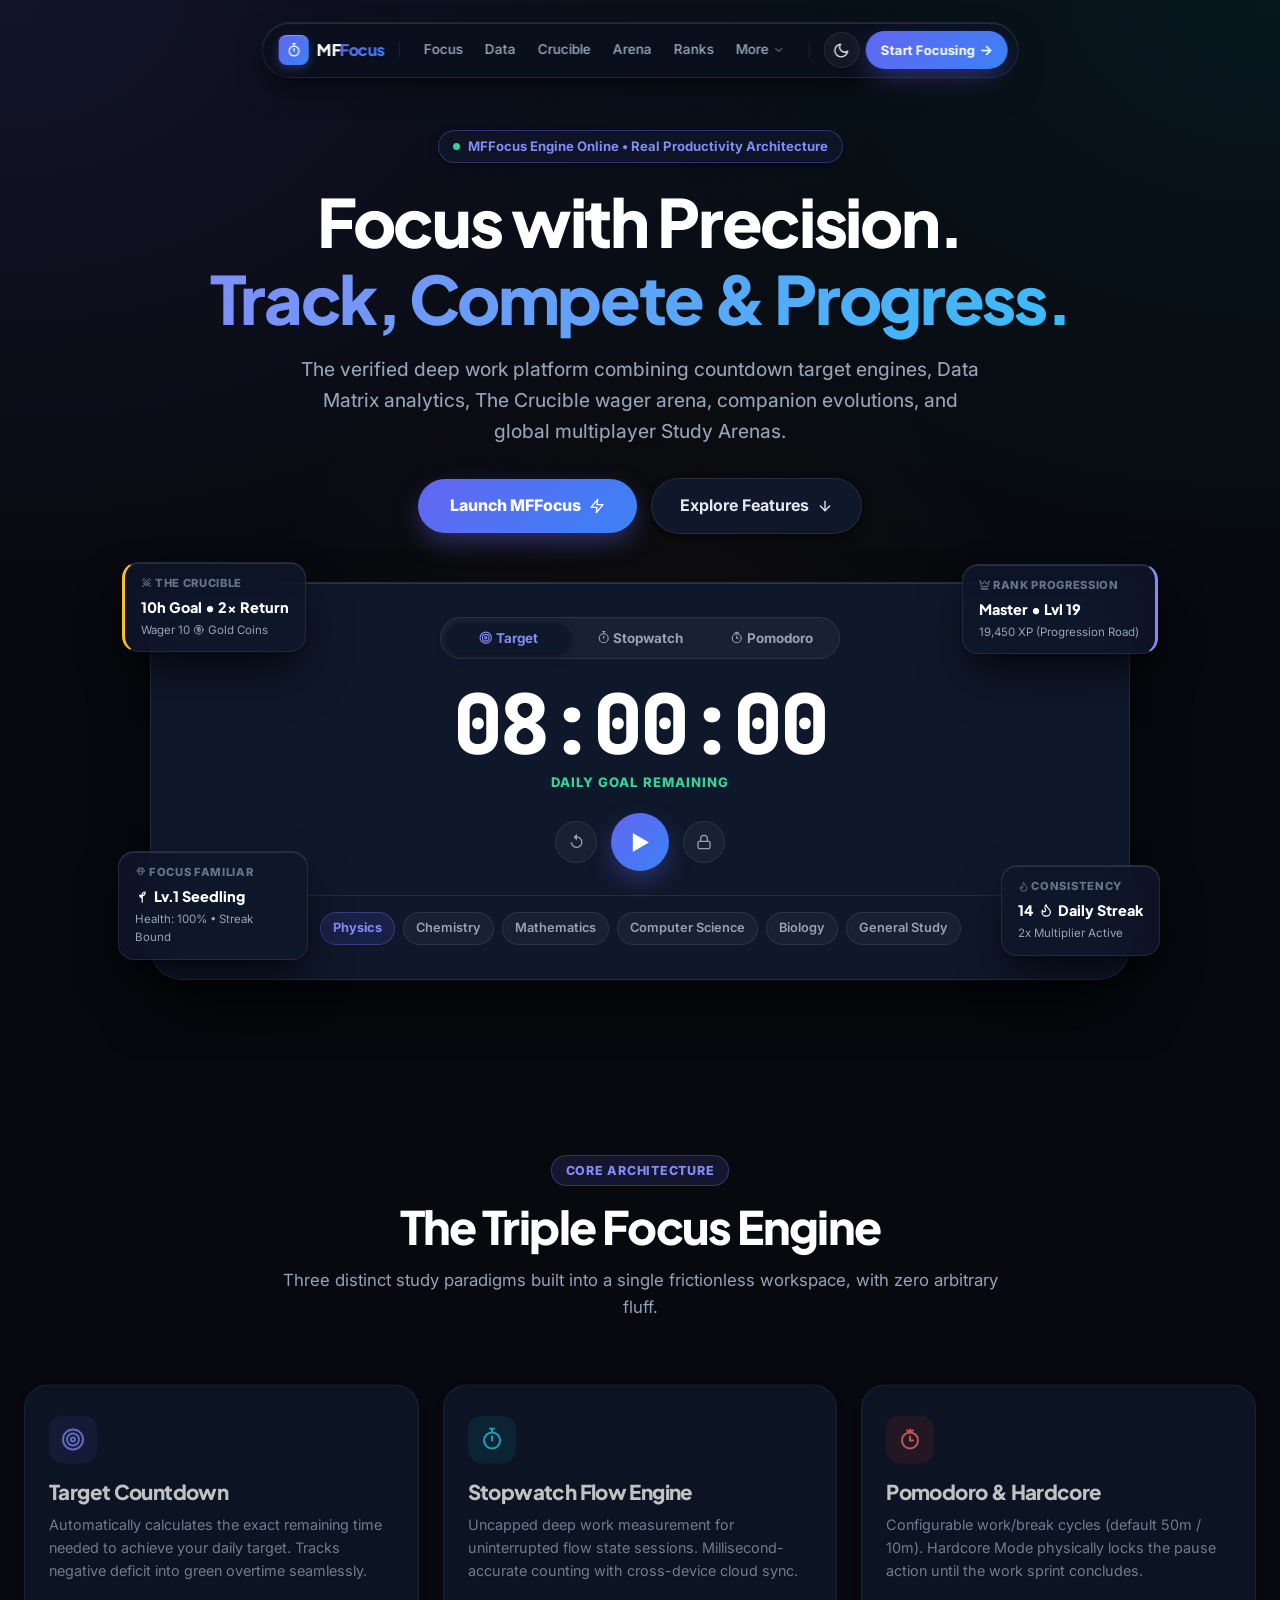
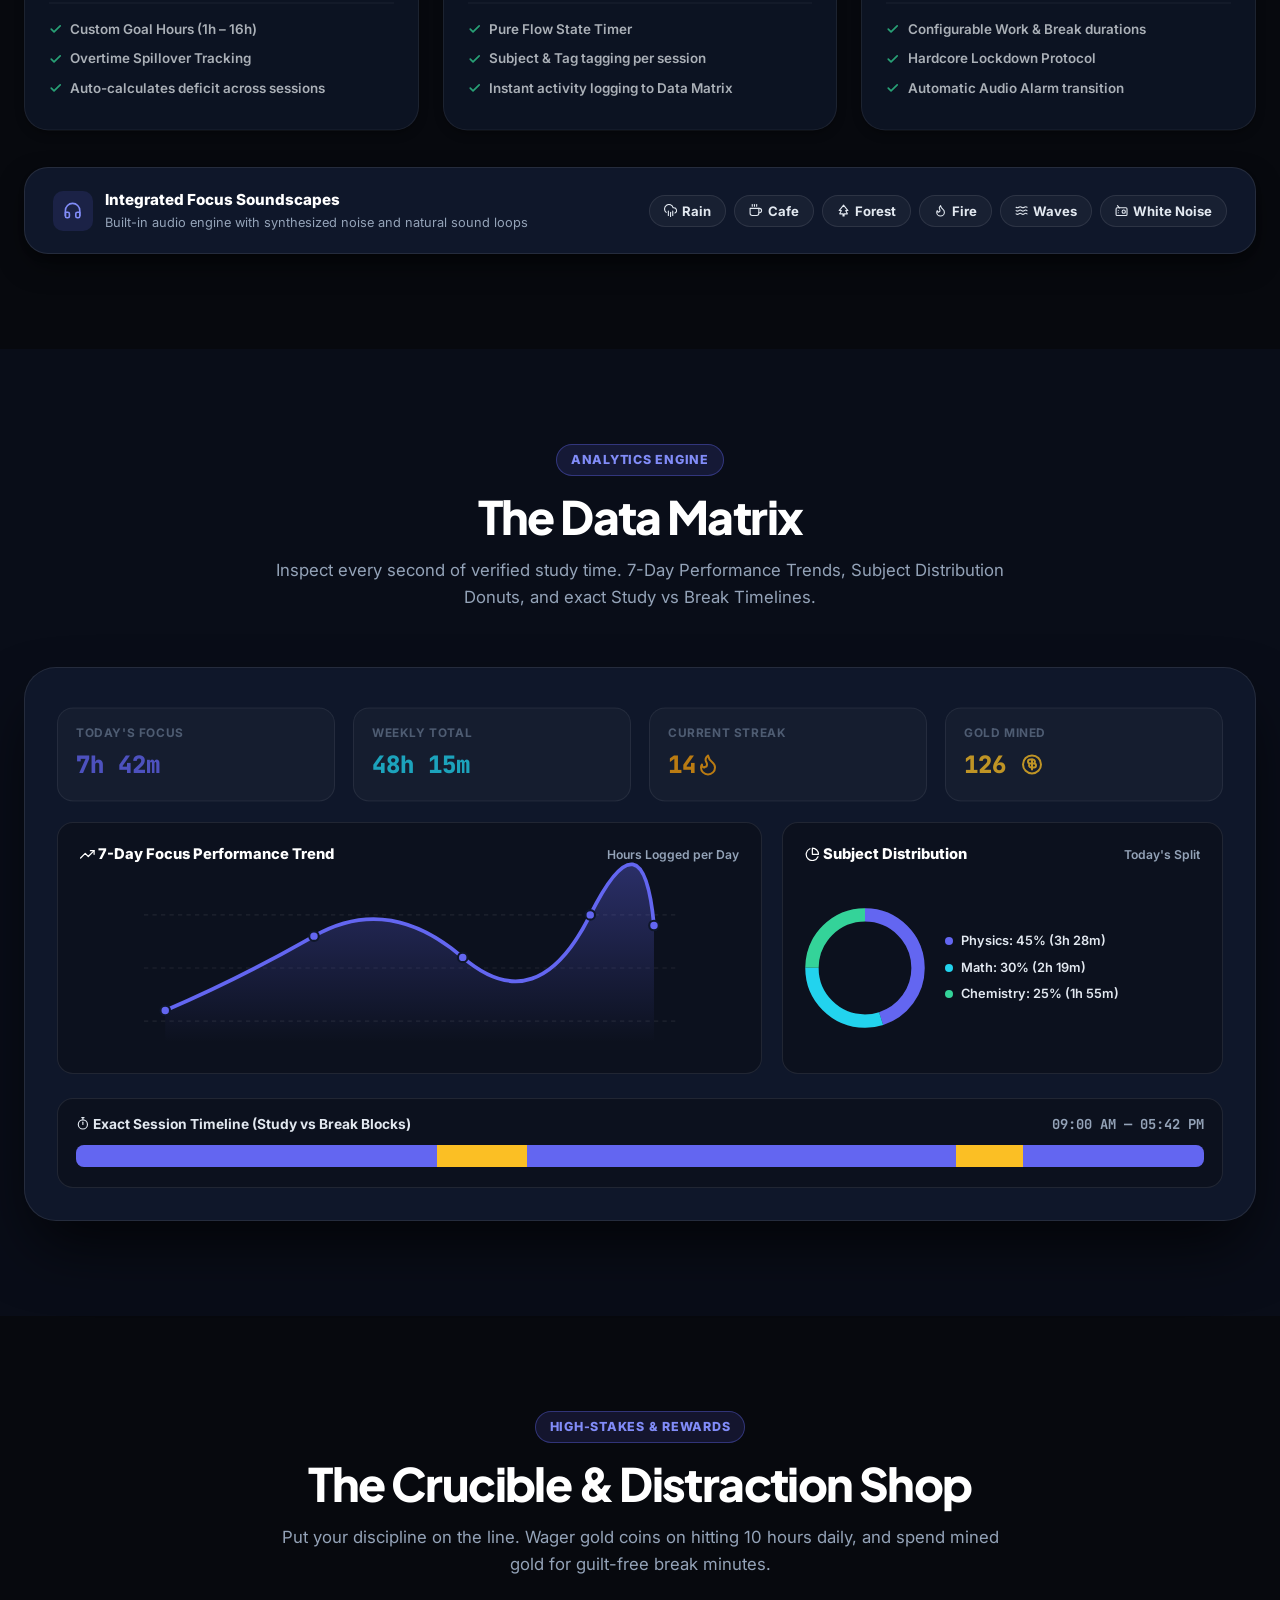
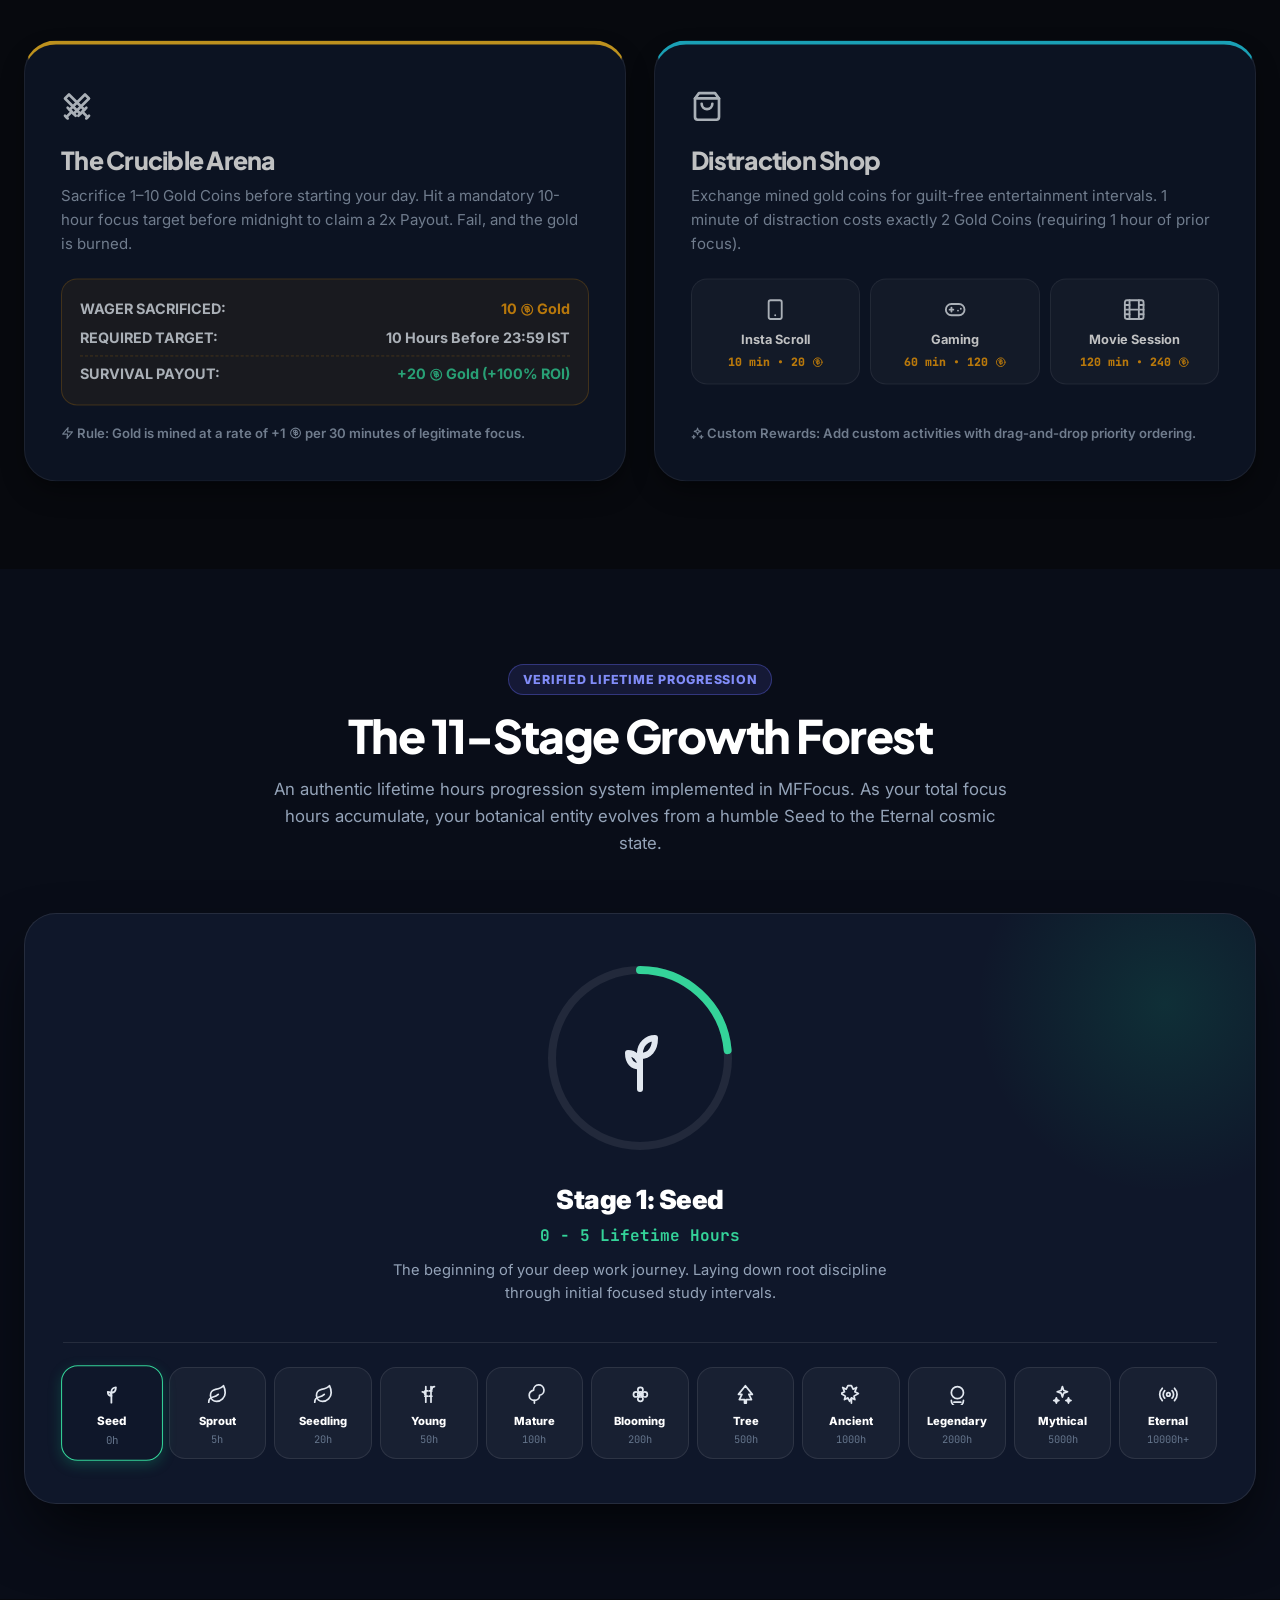
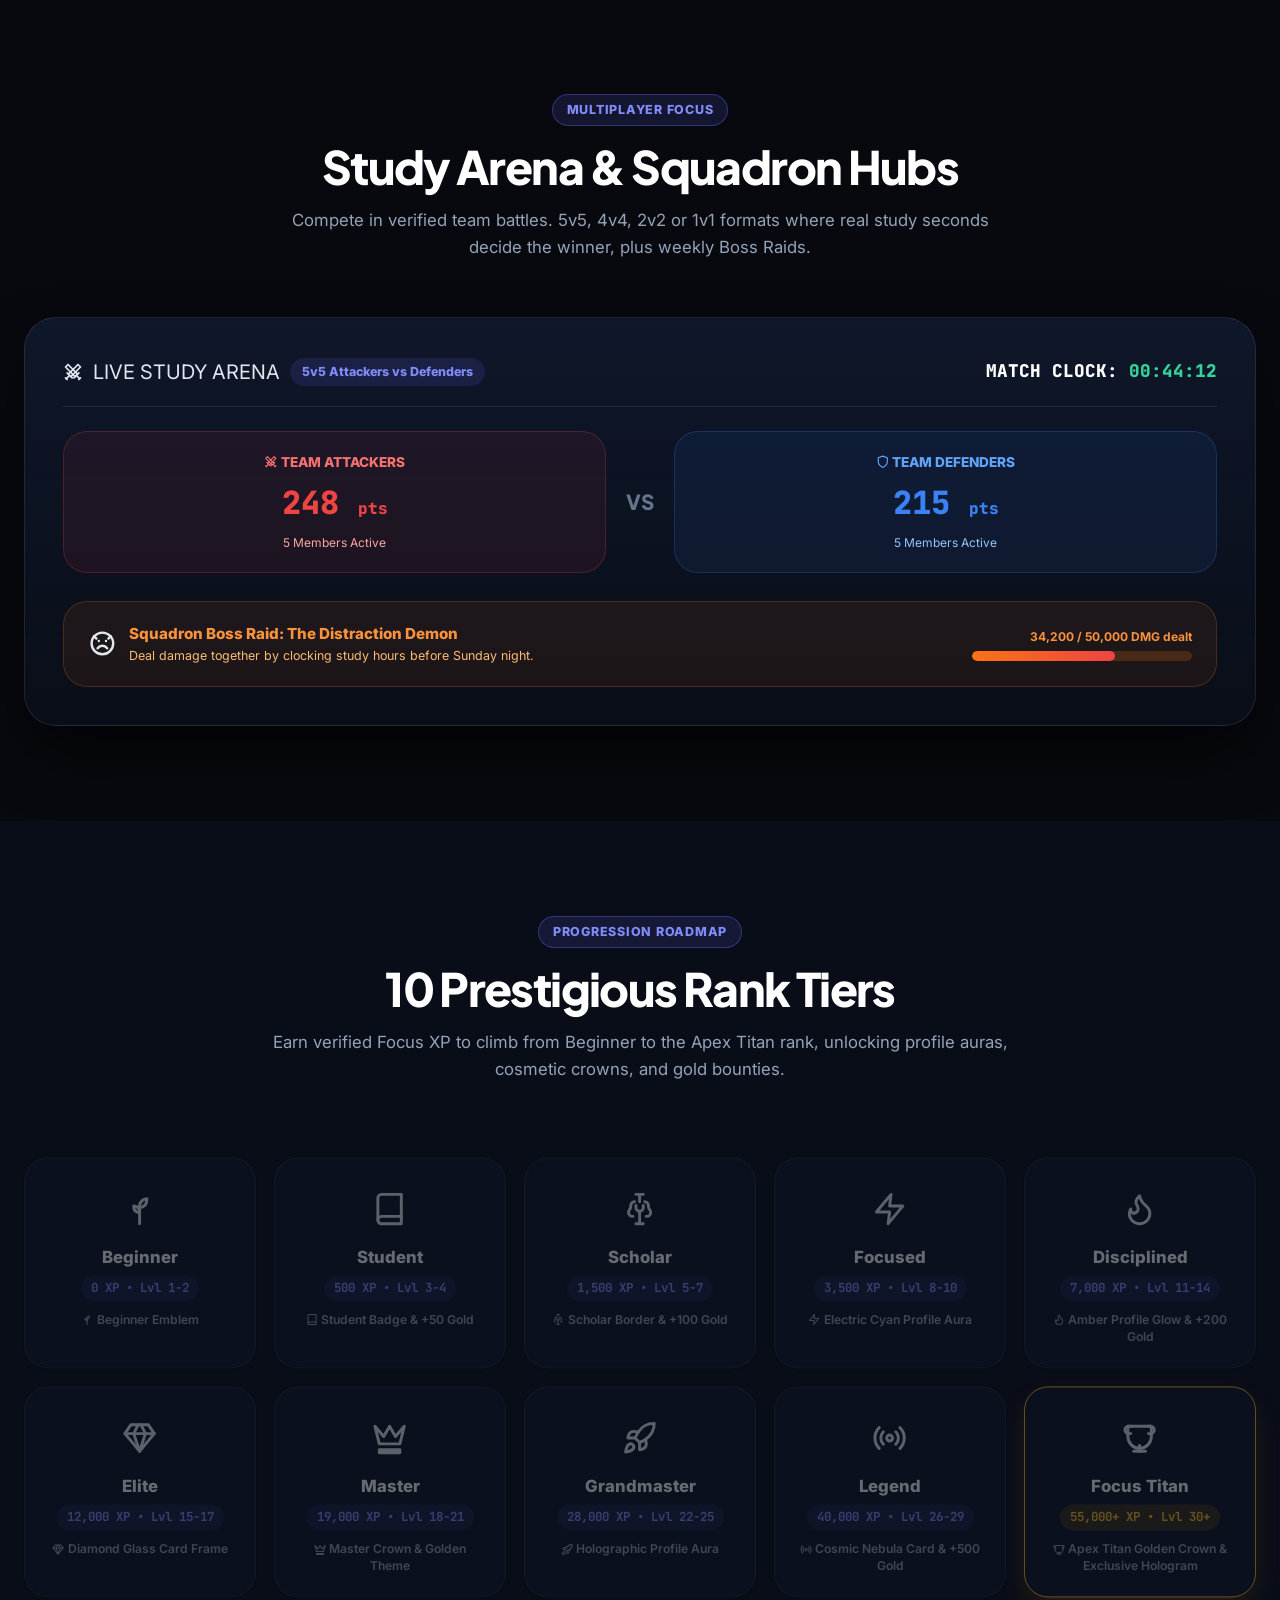
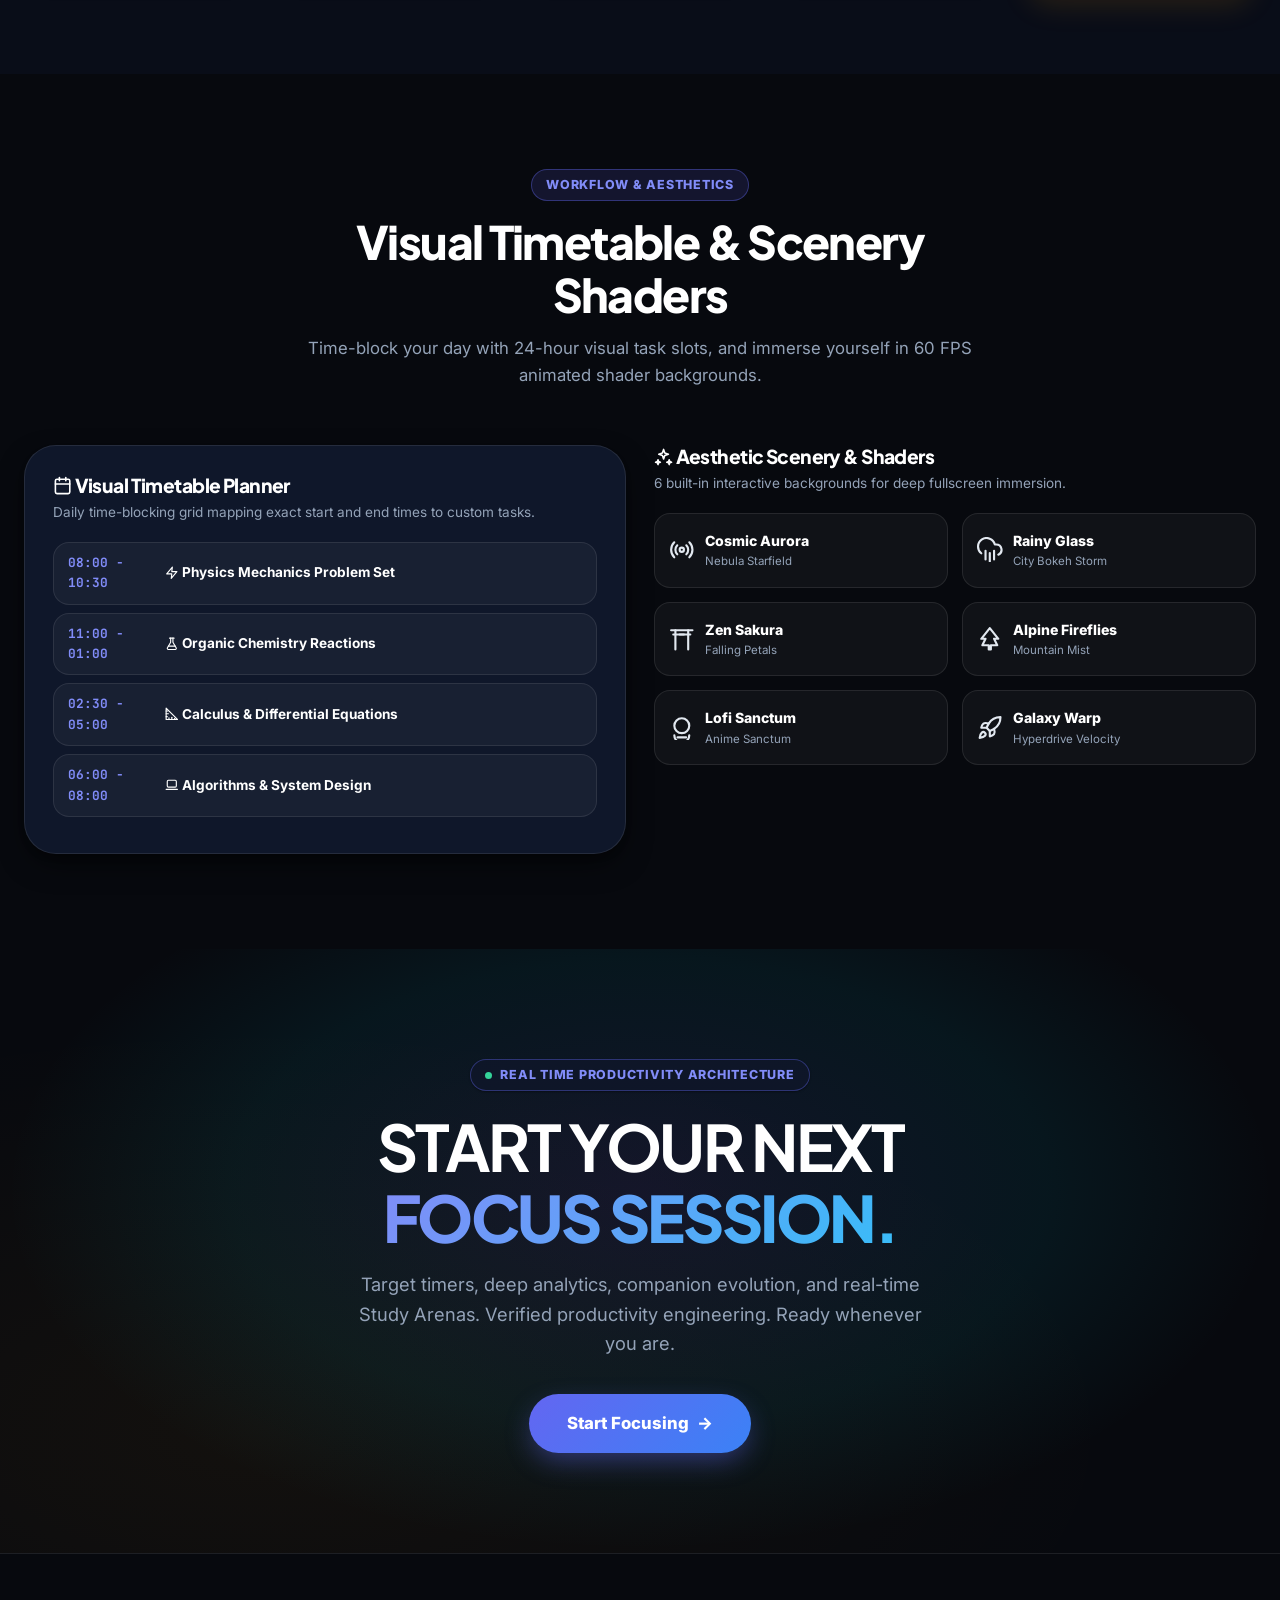
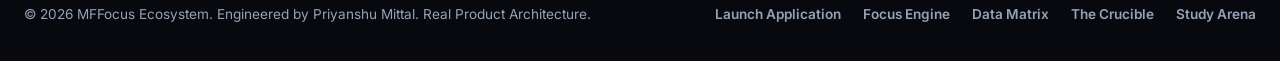
<file: index.html>
<!DOCTYPE html>
<html lang="en" data-theme="dark">
<head>
    <meta charset="UTF-8">
    <meta name="viewport" content="width=device-width, initial-scale=1.0, maximum-scale=5.0">
    <title>MFFocus — The Real Deep Work & Focus Ecosystem</title>
    
    <!-- ZERO FLASH OF LIGHT THEME (FOUC GUARD) - DEFAULT DARK -->
    <script>
        (function() {
            try {
                var savedTheme = localStorage.getItem('mffocus_theme');
                var theme = savedTheme ? savedTheme : 'dark';
                document.documentElement.setAttribute('data-theme', theme);
            } catch(e) {
                document.documentElement.setAttribute('data-theme', 'dark');
            }
        })();
    </script>

    <!-- SEO & METADATA -->
    <meta name="description" content="MFFocus is a high-performance productivity platform featuring Target and Pomodoro sprint engines, Data Matrix analytics, The Crucible wager arena, companion evolutions, and competitive Study Arenas.">
    <meta name="keywords" content="MFFocus, study timer, pomodoro, study arena, deep work analytics, crucible wager, focus familiar, student rank tiers">
    <meta name="author" content="Priyanshu Mittal">
    
    <!-- OPEN GRAPH / SOCIAL -->
    <meta property="og:type" content="website">
    <meta property="og:title" content="MFFocus — The Real Deep Work & Focus Ecosystem">
    <meta property="og:description" content="Turn study time into tangible progression with verified sprint timers, Data Matrix analytics, The Crucible wager arena, and competitive Study Arenas.">
    <meta property="og:url" content="https://mffocus.netlify.app/">
    
    <!-- FAVICON -->
    <link rel="icon" type="image/png" href="assets/favicon.png">
    <link rel="apple-touch-icon" href="assets/favicon.png">

    <!-- GOOGLE FONTS -->
    <link rel="preconnect" href="https://fonts.googleapis.com">
    <link rel="preconnect" href="https://fonts.gstatic.com" crossorigin>
    <link href="https://fonts.googleapis.com/css2?family=Inter:wght@300;400;500;600;700;800;900&family=JetBrains+Mono:wght@400;600;700;800&family=Plus+Jakarta+Sans:wght@400;500;600;700;800;900&display=swap" rel="stylesheet">

    <!-- GSAP & SCROLLTRIGGER SCRIPTS -->
    <script src="assets/gsap.min.js"></script>
    <script src="assets/ScrollTrigger.min.js"></script>

    <style>
        /* ==========================================================================
           1. DESIGN SYSTEM & CSS THEME TOKENS (PREMIUM DARK & LIGHT ARCHITECTURE)
           ========================================================================== */
        :root, [data-theme="dark"] {
            /* Surface & Background Hierarchy (Cinematic Obsidian & Deep Slate) */
            --bg-body: #07090E;
            --bg-body-radial-1: rgba(99, 102, 241, 0.12);
            --bg-body-radial-2: rgba(6, 182, 212, 0.08);
            --bg-body-radial-3: rgba(245, 158, 11, 0.05);
            --bg-surface: #0F172A;
            --bg-surface-glass: rgba(15, 23, 42, 0.82);
            --bg-surface-elevated: #151E34;
            --bg-subtle: rgba(255, 255, 255, 0.04);
            --bg-subtle-accent: rgba(99, 102, 241, 0.14);
            --bg-section-alt: rgba(11, 16, 28, 0.72);
            --bg-card-inner: rgba(10, 14, 24, 0.6);
            
            /* Specular & Refined Borders */
            --border-light: rgba(255, 255, 255, 0.09);
            --border-subtle: rgba(255, 255, 255, 0.16);
            --border-specular: rgba(255, 255, 255, 0.12);
            --border-accent: rgba(99, 102, 241, 0.38);
            
            /* High-Contrast Typography */
            --text-main: #E2E8F0;
            --text-heading: #FFFFFF;
            --text-muted: #94A3B8;
            --text-subtle: #64748B;
            
            /* Brand Accents */
            --primary: #6366F1;
            --primary-light: #818CF8;
            --primary-gradient: linear-gradient(135deg, #6366F1 0%, #3B82F6 100%);
            --accent-cyan: #22D3EE;
            --accent-sky: #38BDF8;
            --accent-violet: #A78BFA;
            --accent-amber: #F59E0B;
            --accent-gold: #FBBF24;
            --accent-emerald: #34D399;
            --accent-rose: #F87171;
            --accent-indigo: #6366F1;
            
            /* Cinematic Shadows & Luminous Glows */
            --shadow-xs: 0 1px 2px rgba(0, 0, 0, 0.4);
            --shadow-sm: 0 4px 12px -2px rgba(0, 0, 0, 0.45), 0 2px 4px -2px rgba(0, 0, 0, 0.3);
            --shadow-md: 0 12px 28px -4px rgba(0, 0, 0, 0.55), 0 4px 8px -4px rgba(0, 0, 0, 0.35);
            --shadow-lg: 0 24px 48px -8px rgba(0, 0, 0, 0.65), 0 8px 16px -6px rgba(0, 0, 0, 0.4);
            --shadow-xl: 0 32px 64px -12px rgba(0, 0, 0, 0.75);
            --shadow-glow-indigo: 0 10px 28px -4px rgba(99, 102, 241, 0.45);
            --shadow-glow-gold: 0 12px 30px -4px rgba(245, 158, 11, 0.35);

            /* Component Theming Tokens */
            --navbar-bg: rgba(11, 16, 28, 0.84);
            --navbar-scrolled-bg: rgba(9, 13, 23, 0.94);
            --navbar-border: rgba(255, 255, 255, 0.09);
            --navbar-scrolled-border: rgba(255, 255, 255, 0.14);
            --pill-active-bg: rgba(255, 255, 255, 0.1);
            --chart-grid-stroke: rgba(255, 255, 255, 0.08);
            --chart-dot-stroke: #0F172A;
            --wager-box-bg: rgba(245, 158, 11, 0.08);
            --wager-box-border: rgba(245, 158, 11, 0.25);
            --team-attackers-bg: rgba(239, 68, 68, 0.08);
            --team-attackers-border: rgba(239, 68, 68, 0.22);
            --team-attackers-text: #F87171;
            --team-attackers-score: #EF4444;
            --team-attackers-sub: #FCA5A5;
            --team-defenders-bg: rgba(59, 130, 246, 0.08);
            --team-defenders-border: rgba(59, 130, 246, 0.22);
            --team-defenders-text: #60A5FA;
            --team-defenders-score: #3B82F6;
            --team-defenders-sub: #93C5FD;
            --boss-card-bg: rgba(249, 115, 22, 0.08);
            --boss-card-border: rgba(249, 115, 22, 0.22);
            --boss-title-color: #FB923C;
            --boss-sub-color: #FDBA74;
            --boss-hp-bg: rgba(249, 115, 22, 0.2);
            --titan-xp-bg: rgba(245, 158, 11, 0.18);
            --titan-xp-color: #FBBF24;
            --footer-bg: #07090E;
            
            /* Typography */
            --font-head: 'Plus Jakarta Sans', -apple-system, BlinkMacSystemFont, 'Segoe UI', Roboto, sans-serif;
            --font-body: 'Inter', -apple-system, BlinkMacSystemFont, sans-serif;
            --font-mono: 'JetBrains Mono', 'SF Mono', monospace;
            
            /* Radius & Layout */
            --radius-sm: 10px;
            --radius-md: 16px;
            --radius-lg: 24px;
            --radius-xl: 32px;
            --radius-full: 9999px;
            --max-w: 1280px;
        }

        [data-theme="light"] {
            /* Surface & Background Hierarchy (Clean Apple/Linear Crisp Aesthetic) */
            --bg-body: #F8FAFC;
            --bg-body-radial-1: rgba(79, 70, 229, 0.05);
            --bg-body-radial-2: rgba(6, 182, 212, 0.05);
            --bg-body-radial-3: rgba(245, 158, 11, 0.04);
            --bg-surface: #FFFFFF;
            --bg-surface-glass: rgba(255, 255, 255, 0.84);
            --bg-surface-elevated: #FFFFFF;
            --bg-subtle: #F1F5F9;
            --bg-subtle-accent: rgba(79, 70, 229, 0.05);
            --bg-section-alt: rgba(241, 245, 249, 0.65);
            --bg-card-inner: #FAFCFF;
            
            /* Borders */
            --border-light: rgba(226, 232, 240, 0.85);
            --border-subtle: rgba(203, 213, 225, 0.6);
            --border-specular: rgba(255, 255, 255, 0.95);
            --border-accent: rgba(79, 70, 229, 0.2);
            
            /* Text Colors */
            --text-main: #0F172A;
            --text-heading: #090D16;
            --text-muted: #64748B;
            --text-subtle: #94A3B8;
            
            /* Real App Brand Palette */
            --primary: #4F46E5;
            --primary-light: #6366F1;
            --primary-gradient: linear-gradient(135deg, #4F46E5 0%, #3B82F6 100%);
            --accent-cyan: #06B6D4;
            --accent-sky: #0EA5E9;
            --accent-violet: #8B5CF6;
            --accent-amber: #D97706;
            --accent-gold: #F59E0B;
            --accent-emerald: #10B981;
            --accent-rose: #EF4444;
            --accent-indigo: #4338CA;
            
            /* Soft Diffused Shadows */
            --shadow-xs: 0 1px 2px rgba(15, 23, 42, 0.04);
            --shadow-sm: 0 4px 8px -2px rgba(15, 23, 42, 0.05), 0 2px 4px -2px rgba(15, 23, 42, 0.03);
            --shadow-md: 0 12px 28px -4px rgba(15, 23, 42, 0.08), 0 4px 8px -4px rgba(15, 23, 42, 0.03);
            --shadow-lg: 0 24px 48px -8px rgba(15, 23, 42, 0.09), 0 8px 16px -6px rgba(15, 23, 42, 0.03);
            --shadow-xl: 0 32px 64px -12px rgba(15, 23, 42, 0.14);
            --shadow-glow-indigo: 0 10px 28px -4px rgba(79, 70, 229, 0.35);
            --shadow-glow-gold: 0 12px 30px -4px rgba(245, 158, 11, 0.3);

            /* Component Theming Tokens */
            --navbar-bg: rgba(255, 255, 255, 0.84);
            --navbar-scrolled-bg: rgba(255, 255, 255, 0.94);
            --navbar-border: rgba(226, 232, 240, 0.85);
            --navbar-scrolled-border: rgba(203, 213, 225, 0.85);
            --pill-active-bg: rgba(241, 245, 249, 0.85);
            --chart-grid-stroke: #E2E8F0;
            --chart-dot-stroke: #FFFFFF;
            --wager-box-bg: #FFFBEB;
            --wager-box-border: #FDE68A;
            --team-attackers-bg: #FEF2F2;
            --team-attackers-border: #FECACA;
            --team-attackers-text: #EF4444;
            --team-attackers-score: #DC2626;
            --team-attackers-sub: #991B1B;
            --team-defenders-bg: #EFF6FF;
            --team-defenders-border: #BFDBFE;
            --team-defenders-text: #2563EB;
            --team-defenders-score: #1D4ED8;
            --team-defenders-sub: #1E40AF;
            --boss-card-bg: #FFF7ED;
            --boss-card-border: #FFEDD5;
            --boss-title-color: #9A3412;
            --boss-sub-color: #C2410C;
            --boss-hp-bg: #FED7AA;
            --titan-xp-bg: #FEF3C7;
            --titan-xp-color: #D97706;
            --footer-bg: #FFFFFF;
        }

        /* ==========================================================================
           2. GLOBAL RESET & BASE STYLES
           ========================================================================== */
        *, *::before, *::after {
            box-sizing: border-box;
            margin: 0;
            padding: 0;
        }

        /* Smooth Theme Switching Transitions */
        html.theme-transitioning,
        html.theme-transitioning *,
        html.theme-transitioning *::before,
        html.theme-transitioning *::after {
            transition: background-color 0.35s ease,
                        border-color 0.35s ease,
                        color 0.35s ease,
                        fill 0.35s ease,
                        stroke 0.35s ease,
                        box-shadow 0.35s ease !important;
            transition-delay: 0s !important;
        }

        html {
            font-size: 16px;
            scroll-behavior: smooth;
            -webkit-text-size-adjust: 100%;
        }

        body {
            background-color: var(--bg-body);
            color: var(--text-main);
            font-family: var(--font-body);
            line-height: 1.6;
            overflow-x: hidden;
            background-image: 
                radial-gradient(at 0% 0%, var(--bg-body-radial-1) 0px, transparent 50%),
                radial-gradient(at 100% 0%, var(--bg-body-radial-2) 0px, transparent 50%),
                radial-gradient(at 50% 100%, var(--bg-body-radial-3) 0px, transparent 50%);
            background-attachment: fixed;
            -webkit-font-smoothing: antialiased;
            -moz-osx-font-smoothing: grayscale;
            transition: background-color 0.35s ease;
        }

        h1, h2, h3, h4, h5, h6 {
            font-family: var(--font-head);
            color: var(--text-heading);
            font-weight: 800;
            line-height: 1.15;
            letter-spacing: -0.03em;
        }

        a {
            color: inherit;
            text-decoration: none;
        }

        button {
            font-family: inherit;
            cursor: pointer;
            border: none;
            outline: none;
            background: none;
        }

        .container {
            max-width: var(--max-w);
            margin: 0 auto;
            padding: 0 24px;
        }

        /* ==========================================================================
           3. NAVBAR — FLOATING PREMIUM COMMAND NAVBAR (APPLE × LINEAR × ARC)
           ========================================================================== */
        .navbar-wrapper {
            position: fixed;
            top: 22px;
            left: 50%;
            transform: translateX(-50%);
            z-index: 1000;
            width: auto;
            max-width: 94vw;
            pointer-events: none;
            transition: all 0.35s cubic-bezier(0.34, 1.56, 0.64, 1);
        }

        .navbar-glass {
            pointer-events: auto;
            display: flex;
            align-items: center;
            justify-content: space-between;
            gap: 8px;
            background: var(--navbar-bg);
            backdrop-filter: blur(24px) saturate(180%);
            -webkit-backdrop-filter: blur(24px) saturate(180%);
            border: 1px solid var(--navbar-border);
            box-shadow: var(--shadow-md), inset 0 1px 0 var(--border-specular);
            border-radius: var(--radius-full);
            height: 56px;
            padding: 0 10px 0 16px;
            transition: all 0.35s cubic-bezier(0.34, 1.56, 0.64, 1);
            position: relative;
            box-sizing: border-box;
        }

        /* Scrolled Transformation */
        .navbar-wrapper.scrolled {
            top: 14px;
        }

        .navbar-wrapper.scrolled .navbar-glass {
            height: 48px;
            padding: 0 8px 0 14px;
            gap: 6px;
            background: var(--navbar-scrolled-bg);
            box-shadow: var(--shadow-lg), inset 0 1px 0 var(--border-specular);
            border-color: var(--navbar-scrolled-border);
        }

        .navbar-wrapper.scrolled .nav-link-item {
            padding: 4px 8px;
            font-size: 13px;
        }

        .navbar-wrapper.scrolled .btn-nav-launch {
            height: 34px;
            padding: 0 13px;
            font-size: 12.5px;
        }

        .navbar-wrapper.scrolled .theme-toggle-btn {
            width: 34px;
            height: 34px;
        }

        .navbar-wrapper.scrolled .brand-logo-icon {
            width: 26px;
            height: 26px;
            font-size: 0.85rem;
        }

        .navbar-wrapper.scrolled .navbar-brand {
            font-size: 0.95rem;
        }

        /* Logo Area */
        .navbar-brand {
            display: flex;
            align-items: center;
            gap: 8px;
            font-family: var(--font-head);
            font-weight: 800;
            font-size: 1rem;
            color: var(--text-heading);
            letter-spacing: -0.03em;
            flex-shrink: 0;
            transition: transform 0.2s cubic-bezier(0.34, 1.56, 0.64, 1);
        }

        .navbar-brand:hover {
            transform: scale(1.02);
        }

        .brand-logo-icon {
            width: 30px;
            height: 30px;
            background: var(--primary-gradient);
            border-radius: 8px;
            display: flex;
            align-items: center;
            justify-content: center;
            color: #FFFFFF;
            font-size: 0.92rem;
            box-shadow: 0 3px 10px rgba(99, 102, 241, 0.35), inset 0 1px 0 rgba(255, 255, 255, 0.3);
            transition: transform 0.3s cubic-bezier(0.34, 1.56, 0.64, 1);
        }

        .navbar-brand:hover .brand-logo-icon {
            transform: rotate(-5deg) scale(1.05);
        }

        .brand-text-accent {
            background: var(--primary-gradient);
            -webkit-background-clip: text;
            -webkit-text-fill-color: transparent;
        }

        /* Subtle Vertical Dividers */
        .nav-divider {
            width: 1px;
            height: 16px;
            background: var(--border-light);
            margin: 0 6px;
            flex-shrink: 0;
        }

        /* Navigation Links Track & Single Sliding Active Pill */
        .nav-links-track {
            position: relative;
            display: flex;
            align-items: center;
            list-style: none;
            gap: 2px;
        }

        .nav-active-pill {
            position: absolute;
            top: 3px;
            bottom: 3px;
            left: 0;
            width: 0;
            background: var(--pill-active-bg);
            border: 1px solid var(--border-light);
            border-radius: var(--radius-full);
            transition: all 0.26s cubic-bezier(0.34, 1.56, 0.64, 1);
            pointer-events: none;
            opacity: 0;
            z-index: 1;
        }

        .nav-link-item {
            position: relative;
            z-index: 2;
            padding: 5px 10px;
            font-size: 13.5px;
            font-weight: 550;
            color: var(--text-muted);
            border-radius: var(--radius-full);
            transition: color 0.2s ease, transform 0.2s ease;
            white-space: nowrap;
            display: inline-flex;
            align-items: center;
            gap: 4px;
        }

        .nav-link-item:hover {
            color: var(--text-heading);
        }

        .nav-link-item.active {
            color: var(--primary-light);
            font-weight: 650;
        }

        /* "More" Dropdown Menu */
        .nav-dropdown-item {
            position: relative;
        }

        .nav-dropdown-menu {
            position: absolute;
            top: calc(100% + 12px);
            left: 50%;
            transform: translateX(-50%) translateY(8px) scale(0.95);
            background: var(--bg-surface-elevated);
            backdrop-filter: blur(20px);
            -webkit-backdrop-filter: blur(20px);
            border: 1px solid var(--border-light);
            border-radius: 16px;
            padding: 6px;
            box-shadow: var(--shadow-xl), inset 0 1px 0 var(--border-specular);
            list-style: none;
            display: flex;
            flex-direction: column;
            gap: 2px;
            min-width: 170px;
            opacity: 0;
            pointer-events: none;
            transition: all 0.25s cubic-bezier(0.34, 1.56, 0.64, 1);
            z-index: 100;
        }

        .nav-dropdown-item:hover .nav-dropdown-menu {
            opacity: 1;
            pointer-events: auto;
            transform: translateX(-50%) translateY(0) scale(1);
        }

        .dropdown-link {
            display: flex;
            align-items: center;
            gap: 8px;
            padding: 8px 12px;
            font-size: 13px;
            font-weight: 600;
            color: var(--text-heading);
            border-radius: 10px;
            transition: all 0.2s ease;
            white-space: nowrap;
        }

        .dropdown-link:hover {
            background: var(--bg-subtle);
            color: var(--primary-light);
        }

        /* Top-Right Navbar Group & Theme Toggle Button */
        .nav-cta-group {
            display: flex;
            align-items: center;
            gap: 6px;
            flex-shrink: 0;
        }

        .theme-toggle-btn {
            width: 36px;
            height: 36px;
            border-radius: var(--radius-full);
            background: var(--bg-subtle);
            border: 1px solid var(--border-light);
            color: var(--text-main);
            display: inline-flex;
            align-items: center;
            justify-content: center;
            cursor: pointer;
            position: relative;
            transition: all 0.25s cubic-bezier(0.34, 1.56, 0.64, 1);
            flex-shrink: 0;
            outline: none;
            box-shadow: var(--shadow-xs);
        }

        .theme-toggle-btn:hover {
            background: var(--bg-surface);
            border-color: var(--border-subtle);
            transform: translateY(-1px) scale(1.05);
            box-shadow: var(--shadow-sm);
            color: var(--primary-light);
        }

        .theme-toggle-btn:active {
            transform: translateY(1px) scale(0.95);
        }

        .theme-toggle-btn:focus-visible {
            box-shadow: 0 0 0 2px var(--primary);
        }

        .theme-icon-slot {
            position: relative;
            width: 17px;
            height: 17px;
            display: flex;
            align-items: center;
            justify-content: center;
        }

        .theme-icon {
            position: absolute;
            inset: 0;
            width: 100%;
            height: 100%;
            transition: transform 0.4s cubic-bezier(0.34, 1.56, 0.64, 1), opacity 0.3s ease;
        }

        /* Dark Mode: Moon is visible, Sun rotates out */
        [data-theme="dark"] .theme-icon-moon {
            transform: rotate(0deg) scale(1);
            opacity: 1;
        }
        [data-theme="dark"] .theme-icon-sun {
            transform: rotate(90deg) scale(0.35);
            opacity: 0;
            pointer-events: none;
        }

        /* Light Mode: Sun is visible, Moon rotates out */
        [data-theme="light"] .theme-icon-sun {
            transform: rotate(0deg) scale(1);
            opacity: 1;
        }
        [data-theme="light"] .theme-icon-moon {
            transform: rotate(-90deg) scale(0.35);
            opacity: 0;
            pointer-events: none;
        }

        .btn-nav-launch {
            background: var(--primary-gradient);
            color: #FFFFFF;
            font-weight: 700;
            font-size: 13px;
            height: 38px;
            padding: 0 15px;
            border-radius: var(--radius-full);
            box-shadow: var(--shadow-glow-indigo);
            transition: transform 0.2s cubic-bezier(0.34, 1.56, 0.64, 1), box-shadow 0.2s ease;
            display: inline-flex;
            align-items: center;
            gap: 5px;
            position: relative;
            white-space: nowrap;
            flex-shrink: 0;
        }

        .btn-nav-launch:hover {
            transform: translateY(-1.5px) scale(1.02);
            box-shadow: 0 12px 28px -4px rgba(99, 102, 241, 0.45);
        }

        .btn-nav-launch .nav-arrow {
            transition: transform 0.2s ease;
            font-size: 14px;
        }

        .btn-nav-launch:hover .nav-arrow {
            transform: translateX(2.5px);
        }

        /* Mobile Header & Expanding Menu */
        .mobile-menu-btn {
            display: none;
            width: 34px;
            height: 34px;
            border-radius: 50%;
            background: var(--bg-subtle);
            border: 1px solid var(--border-light);
            color: var(--text-main);
            align-items: center;
            justify-content: center;
            font-size: 0.95rem;
            transition: all 0.2s ease;
        }

        .mobile-menu-btn:hover {
            background: var(--bg-surface);
            transform: scale(1.05);
        }

        .mobile-nav-overlay {
            position: fixed;
            inset: 0;
            background: rgba(0, 0, 0, 0.65);
            backdrop-filter: blur(16px);
            -webkit-backdrop-filter: blur(16px);
            z-index: 9999;
            display: flex;
            flex-direction: column;
            justify-content: center;
            align-items: center;
            opacity: 0;
            pointer-events: none;
            transition: opacity 0.25s ease;
        }

        .mobile-nav-overlay.open {
            opacity: 1;
            pointer-events: auto;
        }

        .mobile-nav-card {
            background: var(--bg-surface-elevated);
            backdrop-filter: blur(24px);
            border: 1px solid var(--border-light);
            border-radius: var(--radius-xl);
            padding: 28px 22px;
            width: 90%;
            max-width: 340px;
            box-shadow: var(--shadow-xl), inset 0 1px 0 var(--border-specular);
            transform: scale(0.92) translateY(16px);
            transition: transform 0.3s cubic-bezier(0.34, 1.56, 0.64, 1);
            text-align: center;
        }

        .mobile-nav-overlay.open .mobile-nav-card {
            transform: scale(1) translateY(0);
        }

        .mobile-nav-list {
            list-style: none;
            display: flex;
            flex-direction: column;
            gap: 8px;
            margin: 16px 0 18px;
        }

        .mobile-nav-link {
            font-size: 0.98rem;
            font-weight: 700;
            color: var(--text-heading);
            padding: 8px;
            border-radius: var(--radius-md);
            transition: all 0.2s ease;
            display: block;
        }

        .mobile-nav-link:hover {
            background: var(--bg-subtle);
            color: var(--primary-light);
        }

        .mobile-theme-row {
            display: flex;
            align-items: center;
            justify-content: space-between;
            padding: 10px 14px;
            background: var(--bg-subtle);
            border: 1px solid var(--border-light);
            border-radius: var(--radius-md);
            margin: 4px 0 14px;
        }

        .mobile-theme-lbl {
            font-size: 0.86rem;
            font-weight: 700;
            color: var(--text-heading);
        }

        .mobile-theme-btn {
            display: inline-flex;
            align-items: center;
            gap: 6px;
            padding: 5px 12px;
            background: var(--bg-surface);
            border: 1px solid var(--border-light);
            border-radius: var(--radius-full);
            font-size: 0.8rem;
            font-weight: 700;
            color: var(--text-heading);
            cursor: pointer;
            transition: all 0.2s ease;
        }

        [data-theme="dark"] .mobile-theme-btn .theme-label-light { display: none; }
        [data-theme="dark"] .mobile-theme-btn .theme-label-dark { display: inline-block; }
        [data-theme="light"] .mobile-theme-btn .theme-label-dark { display: none; }
        [data-theme="light"] .mobile-theme-btn .theme-label-light { display: inline-block; }

        /* ==========================================================================
           4. HERO SECTION — CINEMATIC FOCUS CONSOLE & 3D STAGE
           ========================================================================== */
        .hero-section {
            position: relative;
            padding-top: 130px;
            padding-bottom: 80px;
            overflow: hidden;
        }

        .hero-badge-wrap {
            display: flex;
            justify-content: center;
            margin-bottom: 20px;
        }

        .hero-live-pill {
            display: inline-flex;
            align-items: center;
            gap: 8px;
            background: var(--bg-surface-glass);
            border: 1px solid var(--border-accent);
            padding: 5px 14px;
            border-radius: var(--radius-full);
            font-size: 0.82rem;
            font-weight: 700;
            color: var(--primary-light);
            box-shadow: var(--shadow-sm);
        }

        .pulse-indicator-dot {
            width: 7px;
            height: 7px;
            background: var(--accent-emerald);
            border-radius: 50%;
            box-shadow: 0 0 0 0 rgba(52, 211, 153, 0.7);
            animation: pulse-emerald 2s infinite;
        }

        @keyframes pulse-emerald {
            0% { transform: scale(0.95); box-shadow: 0 0 0 0 rgba(52, 211, 153, 0.7); }
            70% { transform: scale(1); box-shadow: 0 0 0 8px rgba(52, 211, 153, 0); }
            100% { transform: scale(0.95); box-shadow: 0 0 0 0 rgba(52, 211, 153, 0); }
        }

        .hero-title {
            font-size: clamp(2.4rem, 5.2vw, 4.2rem);
            text-align: center;
            max-width: 940px;
            margin: 0 auto 18px;
            letter-spacing: -0.035em;
        }

        .hero-title .title-accent {
            background: linear-gradient(135deg, #6366F1 0%, #22D3EE 100%);
            -webkit-background-clip: text;
            -webkit-text-fill-color: transparent;
        }

        [data-theme="dark"] .hero-title .title-accent {
            background: linear-gradient(135deg, #818CF8 0%, #38BDF8 100%);
            -webkit-background-clip: text;
            -webkit-text-fill-color: transparent;
        }

        .hero-subtitle {
            font-size: clamp(1rem, 1.6vw, 1.2rem);
            color: var(--text-muted);
            text-align: center;
            max-width: 680px;
            margin: 0 auto 32px;
            font-weight: 450;
            line-height: 1.6;
        }

        .hero-actions {
            display: flex;
            justify-content: center;
            align-items: center;
            gap: 14px;
            margin-bottom: 48px;
            flex-wrap: wrap;
        }

        .btn-primary-hero {
            background: var(--primary-gradient);
            color: #FFFFFF;
            font-weight: 800;
            font-size: 1rem;
            padding: 14px 32px;
            border-radius: var(--radius-full);
            box-shadow: var(--shadow-glow-indigo);
            transition: all 0.25s cubic-bezier(0.16, 1, 0.3, 1);
            display: inline-flex;
            align-items: center;
            gap: 8px;
        }

        .btn-primary-hero:hover {
            transform: translateY(-2px) scale(1.02);
            box-shadow: 0 16px 36px -6px rgba(99, 102, 241, 0.45);
        }

        .btn-secondary-hero {
            background: var(--bg-surface);
            color: var(--text-main);
            font-weight: 700;
            font-size: 1rem;
            padding: 14px 28px;
            border-radius: var(--radius-full);
            border: 1px solid var(--border-light);
            box-shadow: var(--shadow-sm);
            transition: all 0.25s ease;
            display: inline-flex;
            align-items: center;
            gap: 8px;
        }

        .btn-secondary-hero:hover {
            background: var(--bg-subtle);
            border-color: var(--border-subtle);
            transform: translateY(-2px);
        }

        /* 3D Interactive Hero Console Stage */
        .hero-stage-container {
            position: relative;
            max-width: 980px;
            margin: 0 auto;
            perspective: 1200px;
        }

        .hero-3d-console {
            background: var(--bg-surface);
            border: 1px solid var(--border-light);
            border-radius: var(--radius-xl);
            box-shadow: var(--shadow-xl), inset 0 1px 0 var(--border-specular);
            padding: 34px 38px;
            position: relative;
            transform-style: preserve-3d;
            transition: transform 0.2s cubic-bezier(0.2, 0.8, 0.4, 1), box-shadow 0.3s ease;
        }

        .hero-3d-console:hover {
            box-shadow: 0 32px 64px -12px rgba(0, 0, 0, 0.35);
        }

        /* Mode Selector Tabs in Hero */
        .hero-mode-tabs {
            display: flex;
            justify-content: center;
            align-items: center;
            gap: 6px;
            background: var(--bg-subtle);
            padding: 5px;
            border-radius: var(--radius-full);
            border: 1px solid var(--border-light);
            max-width: 400px;
            margin: 0 auto 24px;
        }

        .hero-mode-btn {
            flex: 1;
            padding: 7px 16px;
            border-radius: var(--radius-full);
            font-size: 0.84rem;
            font-weight: 700;
            color: var(--text-muted);
            transition: all 0.2s ease;
            white-space: nowrap;
        }

        .hero-mode-btn.active {
            background: var(--bg-surface);
            color: var(--primary-light);
            box-shadow: var(--shadow-sm);
        }

        /* Timer Display Area */
        .hero-timer-display-wrap {
            text-align: center;
            margin-bottom: 20px;
        }

        .hero-timer-time {
            font-family: var(--font-mono);
            font-size: clamp(3.2rem, 7.5vw, 5.2rem);
            font-weight: 900;
            color: var(--text-heading);
            letter-spacing: -0.04em;
            line-height: 1;
            user-select: none;
            transition: color 0.3s ease;
        }

        .hero-timer-phase {
            font-size: 0.82rem;
            font-weight: 800;
            color: var(--accent-emerald);
            letter-spacing: 0.08em;
            text-transform: uppercase;
            margin-top: 6px;
        }

        /* Interactive Controls Bar */
        .hero-timer-controls {
            display: flex;
            justify-content: center;
            align-items: center;
            gap: 14px;
            margin-bottom: 24px;
        }

        .btn-timer-primary {
            width: 58px;
            height: 58px;
            border-radius: 50%;
            background: var(--primary-gradient);
            color: #FFFFFF;
            display: flex;
            align-items: center;
            justify-content: center;
            font-size: 1.3rem;
            box-shadow: var(--shadow-glow-indigo);
            transition: transform 0.2s cubic-bezier(0.34, 1.56, 0.64, 1), box-shadow 0.2s ease;
        }

        .btn-timer-primary:hover {
            transform: scale(1.08);
            box-shadow: 0 14px 30px -4px rgba(99, 102, 241, 0.45);
        }

        .btn-timer-icon-tool {
            width: 42px;
            height: 42px;
            border-radius: 50%;
            background: var(--bg-subtle);
            border: 1px solid var(--border-light);
            color: var(--text-muted);
            display: flex;
            align-items: center;
            justify-content: center;
            font-size: 1rem;
            transition: all 0.2s ease;
        }

        .btn-timer-icon-tool:hover {
            background: var(--bg-surface);
            color: var(--text-heading);
            border-color: var(--border-subtle);
            transform: translateY(-2px);
        }

        /* Subject Pills Chips */
        .hero-subject-chips {
            display: flex;
            justify-content: center;
            align-items: center;
            gap: 8px;
            flex-wrap: wrap;
            padding-top: 16px;
            border-top: 1px solid var(--border-light);
        }

        .hero-subject-chip {
            padding: 5px 12px;
            border-radius: var(--radius-full);
            background: var(--bg-subtle);
            border: 1px solid var(--border-light);
            font-size: 0.8rem;
            font-weight: 600;
            color: var(--text-muted);
            transition: all 0.2s ease;
            cursor: pointer;
        }

        .hero-subject-chip.active {
            background: var(--bg-subtle-accent);
            border-color: var(--border-accent);
            color: var(--primary-light);
            font-weight: 700;
        }

        .hero-subject-chip:hover:not(.active) {
            background: var(--bg-surface);
            color: var(--text-main);
        }

        /* Floating Orbiting Widgets in Hero */
        .orbit-card {
            position: absolute;
            background: var(--bg-surface-glass);
            backdrop-filter: blur(16px);
            -webkit-backdrop-filter: blur(16px);
            border: 1px solid var(--border-light);
            border-radius: var(--radius-md);
            padding: 12px 16px;
            box-shadow: var(--shadow-lg), inset 0 1px 0 var(--border-specular);
            z-index: 10;
            pointer-events: auto;
            transition: transform 0.3s ease;
        }

        .orbit-crucible {
            top: -20px;
            left: -28px;
            border-left: 3px solid var(--accent-gold);
            max-width: 200px;
        }

        .orbit-familiar {
            bottom: 20px;
            left: -32px;
            max-width: 190px;
        }

        .orbit-rank {
            top: -18px;
            right: -28px;
            border-right: 3px solid var(--primary-light);
            max-width: 210px;
        }

        .orbit-streak {
            bottom: 24px;
            right: -30px;
            max-width: 180px;
        }

        .orbit-card-title {
            font-size: 0.7rem;
            font-weight: 800;
            color: var(--text-subtle);
            text-transform: uppercase;
            letter-spacing: 0.06em;
            margin-bottom: 3px;
        }

        .orbit-card-val {
            font-family: var(--font-head);
            font-weight: 800;
            font-size: 0.9rem;
            color: var(--text-heading);
            display: flex;
            align-items: center;
            gap: 5px;
        }

        .orbit-card-sub {
            font-size: 0.72rem;
            color: var(--text-muted);
            margin-top: 2px;
        }

        /* ==========================================================================
           5. SECTION GENERAL HEADERS & WRAPPERS
           ========================================================================== */
        .section-wrap {
            padding: 95px 0;
            position: relative;
        }

        .section-bg-alt {
            background: var(--bg-section-alt);
        }

        .section-header-center {
            text-align: center;
            max-width: 740px;
            margin: 0 auto 56px;
        }

        .section-pill-tag {
            display: inline-flex;
            align-items: center;
            gap: 8px;
            background: var(--bg-subtle-accent);
            border: 1px solid var(--border-accent);
            color: var(--primary-light);
            padding: 5px 14px;
            border-radius: var(--radius-full);
            font-size: 0.78rem;
            font-weight: 800;
            text-transform: uppercase;
            letter-spacing: 0.06em;
            margin-bottom: 14px;
        }

        .section-main-title {
            font-size: clamp(2rem, 3.6vw, 2.9rem);
            margin-bottom: 14px;
            letter-spacing: -0.035em;
        }

        .section-desc-lead {
            font-size: 1.05rem;
            color: var(--text-muted);
            line-height: 1.6;
        }

        /* ==========================================================================
           6. SCENE 1: THE TRIPLE FOCUS ENGINE & AMBIENT AUDIO MIXER
           ========================================================================== */
        .triple-engine-grid {
            display: grid;
            grid-template-columns: repeat(3, 1fr);
            gap: 24px;
            margin-bottom: 44px;
        }

        .engine-card {
            background: var(--bg-surface);
            border: 1px solid var(--border-light);
            border-radius: var(--radius-lg);
            padding: 30px 24px;
            box-shadow: var(--shadow-sm);
            transition: all 0.3s cubic-bezier(0.16, 1, 0.3, 1);
            position: relative;
            overflow: hidden;
            display: flex;
            flex-direction: column;
        }

        .engine-card:hover {
            transform: translateY(-5px);
            box-shadow: var(--shadow-lg);
            border-color: var(--border-subtle);
        }

        .engine-card-badge {
            width: 48px;
            height: 48px;
            border-radius: 14px;
            display: flex;
            align-items: center;
            justify-content: center;
            font-size: 1.5rem;
            margin-bottom: 18px;
        }

        .badge-target { background: var(--bg-subtle-accent); color: var(--primary-light); }
        .badge-stopwatch { background: rgba(6, 182, 212, 0.14); color: var(--accent-cyan); }
        .badge-pomo { background: rgba(239, 68, 68, 0.14); color: var(--accent-rose); }

        .engine-card-title {
            font-size: 1.28rem;
            margin-bottom: 8px;
        }

        .engine-card-desc {
            font-size: 0.9rem;
            color: var(--text-muted);
            margin-bottom: 20px;
            flex: 1;
        }

        .engine-feature-list {
            list-style: none;
            display: flex;
            flex-direction: column;
            gap: 8px;
            padding-top: 16px;
            border-top: 1px solid var(--border-light);
        }

        .engine-feature-item {
            display: flex;
            align-items: center;
            gap: 8px;
            font-size: 0.84rem;
            color: var(--text-main);
            font-weight: 600;
        }

        .engine-feature-item span.chk {
            color: var(--accent-emerald);
            font-weight: 800;
        }

        /* Ambient Audio Mixer Bar */
        .ambient-interactive-bar {
            background: var(--bg-surface);
            border: 1px solid var(--border-light);
            border-radius: var(--radius-lg);
            padding: 20px 28px;
            box-shadow: var(--shadow-md);
            display: flex;
            align-items: center;
            justify-content: space-between;
            gap: 20px;
            flex-wrap: wrap;
        }

        .ambient-label-group {
            display: flex;
            align-items: center;
            gap: 12px;
        }

        .ambient-icon-pulse {
            width: 40px;
            height: 40px;
            border-radius: 10px;
            background: var(--bg-subtle-accent);
            display: flex;
            align-items: center;
            justify-content: center;
            font-size: 1.2rem;
            color: var(--primary-light);
        }

        .ambient-title {
            font-size: 0.95rem;
            font-weight: 800;
            color: var(--text-heading);
        }

        .ambient-subtitle {
            font-size: 0.8rem;
            color: var(--text-muted);
        }

        .ambient-sound-buttons {
            display: flex;
            align-items: center;
            gap: 8px;
            flex-wrap: wrap;
        }

        .sound-toggle-btn {
            background: var(--bg-subtle);
            border: 1px solid var(--border-light);
            padding: 7px 14px;
            border-radius: var(--radius-full);
            font-size: 0.82rem;
            font-weight: 700;
            color: var(--text-main);
            display: inline-flex;
            align-items: center;
            gap: 5px;
            transition: all 0.2s ease;
        }

        .sound-toggle-btn.playing {
            background: var(--primary);
            color: #FFFFFF;
            border-color: var(--primary);
            box-shadow: 0 4px 14px rgba(99, 102, 241, 0.35);
        }

        .sound-toggle-btn:hover:not(.playing) {
            background: var(--bg-surface);
            border-color: var(--border-subtle);
        }

        /* ==========================================================================
           7. SCENE 2: THE DATA MATRIX (MASTER DASHBOARD & TIMELINE)
           ========================================================================== */
        .matrix-dashboard-preview {
            background: var(--bg-surface);
            border: 1px solid var(--border-light);
            border-radius: var(--radius-xl);
            padding: 32px;
            box-shadow: var(--shadow-xl);
        }

        .matrix-kpi-grid {
            display: grid;
            grid-template-columns: repeat(4, 1fr);
            gap: 18px;
            margin-bottom: 28px;
        }

        .matrix-kpi-card {
            background: var(--bg-subtle);
            border: 1px solid var(--border-light);
            border-radius: var(--radius-md);
            padding: 16px 18px;
        }

        .matrix-kpi-lbl {
            font-size: 0.74rem;
            font-weight: 700;
            color: var(--text-subtle);
            text-transform: uppercase;
            letter-spacing: 0.05em;
            margin-bottom: 3px;
        }

        .matrix-kpi-val {
            font-family: var(--font-mono);
            font-size: 1.5rem;
            font-weight: 800;
            color: var(--text-heading);
        }

        .matrix-charts-split {
            display: grid;
            grid-template-columns: 1.6fr 1fr;
            gap: 20px;
            margin-bottom: 24px;
        }

        .matrix-chart-card {
            background: var(--bg-card-inner);
            border: 1px solid var(--border-light);
            border-radius: var(--radius-md);
            padding: 20px 22px;
            display: flex;
            flex-direction: column;
        }

        .matrix-chart-header {
            display: flex;
            align-items: center;
            justify-content: space-between;
            margin-bottom: 16px;
        }

        .matrix-chart-title {
            font-size: 0.92rem;
            font-weight: 800;
            color: var(--text-heading);
        }

        .matrix-chart-meta {
            font-size: 0.76rem;
            font-weight: 600;
            color: var(--text-muted);
        }

        .trend-chart-svg {
            width: 100%;
            height: 170px;
            overflow: visible;
        }

        .trend-chart-line {
            stroke: var(--chart-grid-stroke);
        }

        .trend-chart-circle {
            stroke: var(--chart-dot-stroke);
        }

        .donut-wrap {
            display: flex;
            align-items: center;
            gap: 20px;
            flex: 1;
        }

        .donut-track {
            stroke: var(--chart-grid-stroke);
        }

        .donut-legend-list {
            list-style: none;
            display: flex;
            flex-direction: column;
            gap: 6px;
            font-size: 0.8rem;
            font-weight: 600;
            color: var(--text-main);
        }

        .donut-legend-item {
            display: flex;
            align-items: center;
            gap: 8px;
        }

        .donut-dot {
            width: 8px;
            height: 8px;
            border-radius: 50%;
        }

        .matrix-timeline-strip {
            background: var(--bg-card-inner);
            border: 1px solid var(--border-light);
            border-radius: var(--radius-md);
            padding: 14px 18px;
        }

        .timeline-bar-track {
            height: 22px;
            background: var(--chart-grid-stroke);
            border-radius: 8px;
            overflow: hidden;
            display: flex;
            margin: 10px 0 6px;
        }

        .t-seg-study { background: var(--primary); height: 100%; }
        .t-seg-break { background: var(--accent-gold); height: 100%; }

        /* ==========================================================================
           8. SCENE 3: THE CRUCIBLE & DISTRACTION SHOP ECONOMY
           ========================================================================== */
        .crucible-shop-grid {
            display: grid;
            grid-template-columns: 1fr 1fr;
            gap: 28px;
        }

        .feature-hero-card {
            background: var(--bg-surface);
            border: 1px solid var(--border-light);
            border-radius: var(--radius-xl);
            padding: 36px;
            box-shadow: var(--shadow-md);
            position: relative;
            overflow: hidden;
            display: flex;
            flex-direction: column;
            justify-content: space-between;
        }

        .crucible-border { border-top: 4px solid var(--accent-gold); }
        .shop-border { border-top: 4px solid var(--accent-cyan); }

        .card-inner-badge { font-size: 2rem; margin-bottom: 14px; }
        .card-inner-title { font-size: 1.55rem; margin-bottom: 10px; }
        .card-inner-desc { font-size: 0.94rem; color: var(--text-muted); margin-bottom: 22px; line-height: 1.6; }

        .wager-simulator-box {
            background: var(--wager-box-bg);
            border: 1px solid var(--wager-box-border);
            border-radius: var(--radius-md);
            padding: 18px;
            margin-bottom: 18px;
        }

        .wager-row {
            display: flex;
            justify-content: space-between;
            align-items: center;
            font-size: 0.9rem;
            font-weight: 700;
            margin-bottom: 6px;
        }

        .wager-row-divider {
            margin-bottom: 0;
            border-top: 1px dashed var(--wager-box-border);
            padding-top: 6px;
        }

        .shop-item-pills {
            display: grid;
            grid-template-columns: repeat(3, 1fr);
            gap: 10px;
            margin-bottom: 18px;
        }

        .shop-pill-card {
            background: var(--bg-subtle);
            border: 1px solid var(--border-light);
            border-radius: var(--radius-md);
            padding: 12px 8px;
            text-align: center;
        }

        .shop-pill-icon { font-size: 1.4rem; margin-bottom: 3px; }
        .shop-pill-title { font-size: 0.8rem; font-weight: 700; color: var(--text-heading); }
        .shop-pill-cost { font-size: 0.72rem; color: var(--accent-amber); font-weight: 800; font-family: var(--font-mono); margin-top: 2px; }

        /* ==========================================================================
           9. SCENE 4: CINEMATIC PINNED GROWTH FOREST (11-STAGE EVOLUTION)
           ========================================================================== */
        .forest-pinned-stage {
            background: var(--bg-surface);
            border: 1px solid var(--border-light);
            border-radius: var(--radius-xl);
            padding: 44px 38px;
            box-shadow: var(--shadow-xl);
            position: relative;
            overflow: hidden;
        }

        .forest-ambient-glow {
            position: absolute;
            top: -100px;
            right: -100px;
            width: 380px;
            height: 380px;
            background: radial-gradient(circle, rgba(16, 185, 129, 0.15) 0%, transparent 70%);
            border-radius: 50%;
            pointer-events: none;
            transition: all 0.5s ease;
        }

        .forest-center-visual {
            display: flex;
            flex-direction: column;
            align-items: center;
            justify-content: center;
            text-align: center;
            margin-bottom: 36px;
            position: relative;
            z-index: 2;
        }

        .growth-ring-wrapper {
            position: relative;
            width: 200px;
            height: 200px;
            margin: 0 auto 20px;
            display: flex;
            align-items: center;
            justify-content: center;
        }

        .growth-ring-svg {
            position: absolute;
            inset: 0;
            width: 100%;
            height: 100%;
            transform: rotate(-90deg);
        }

        .growth-ring-track {
            fill: none;
            stroke: var(--chart-grid-stroke);
            stroke-width: 8;
        }

        .growth-ring-indicator {
            fill: none;
            stroke: var(--accent-emerald);
            stroke-width: 8;
            stroke-linecap: round;
            stroke-dasharray: 550;
            stroke-dashoffset: 420;
            transition: stroke-dashoffset 0.4s ease, stroke 0.4s ease;
        }

        .growth-center-avatar {
            font-size: 4.5rem;
            z-index: 2;
            transition: transform 0.35s cubic-bezier(0.34, 1.56, 0.64, 1);
        }

        .growth-stage-name {
            font-size: 1.65rem;
            font-weight: 900;
            color: var(--text-heading);
            margin-bottom: 3px;
            letter-spacing: -0.02em;
        }

        .growth-stage-hours {
            font-family: var(--font-mono);
            font-size: 1rem;
            font-weight: 700;
            color: var(--accent-emerald);
            margin-bottom: 10px;
        }

        .growth-stage-desc {
            font-size: 0.92rem;
            color: var(--text-muted);
            max-width: 500px;
            margin: 0 auto;
        }

        .forest-stages-roadmap {
            display: grid;
            grid-template-columns: repeat(auto-fit, minmax(95px, 1fr));
            gap: 8px;
            padding-top: 24px;
            border-top: 1px solid var(--border-light);
        }

        .stage-pill-selector {
            background: var(--bg-subtle);
            border: 1px solid var(--border-light);
            border-radius: var(--radius-md);
            padding: 10px 4px;
            text-align: center;
            cursor: pointer;
            transition: all 0.25s cubic-bezier(0.34, 1.56, 0.64, 1);
        }

        .stage-pill-selector:hover {
            transform: translateY(-2px);
            background: var(--bg-surface);
            border-color: var(--border-subtle);
        }

        .stage-pill-selector.active {
            background: var(--bg-surface);
            border-color: var(--accent-emerald);
            box-shadow: 0 4px 12px rgba(16, 185, 129, 0.25);
            transform: scale(1.04);
        }

        .stage-pill-icon { font-size: 1.3rem; margin-bottom: 2px; }
        .stage-pill-name { font-size: 0.7rem; font-weight: 800; color: var(--text-heading); }
        .stage-pill-req { font-size: 0.65rem; color: var(--text-subtle); font-family: var(--font-mono); }

        /* ==========================================================================
           10. SCENE 5: STUDY ARENA & SQUADRONS (MULTIPLAYER)
           ========================================================================= */
        .arena-battle-stage {
            background: linear-gradient(180deg, var(--bg-surface) 0%, var(--bg-section-alt) 100%);
            border: 1px solid var(--border-light);
            border-radius: var(--radius-xl);
            padding: 38px;
            box-shadow: var(--shadow-xl);
        }

        .arena-match-header {
            display: flex;
            align-items: center;
            justify-content: space-between;
            border-bottom: 1px solid var(--border-light);
            padding-bottom: 18px;
            margin-bottom: 24px;
            flex-wrap: wrap;
            gap: 14px;
        }

        .arena-match-title {
            font-size: 1.25rem;
            display: flex;
            align-items: center;
            gap: 10px;
        }

        .arena-format-tag {
            background: var(--bg-subtle-accent);
            color: var(--primary-light);
            padding: 4px 12px;
            border-radius: var(--radius-full);
            font-size: 0.78rem;
            font-weight: 800;
        }

        .arena-scoreboard-grid {
            display: grid;
            grid-template-columns: 1fr auto 1fr;
            gap: 20px;
            align-items: center;
            margin-bottom: 28px;
        }

        .team-box-attackers {
            background: var(--team-attackers-bg);
            border: 1px solid var(--team-attackers-border);
            border-radius: var(--radius-lg);
            padding: 20px;
            text-align: center;
        }

        .team-box-attackers .team-lbl {
            font-size: 0.85rem;
            font-weight: 800;
            color: var(--team-attackers-text);
        }

        .team-box-attackers .team-score-num {
            font-family: var(--font-mono);
            font-size: 2rem;
            font-weight: 900;
            margin-top: 4px;
            color: var(--team-attackers-score);
        }

        .team-box-attackers .team-sub {
            font-size: 0.75rem;
            color: var(--team-attackers-sub);
            margin-top: 4px;
        }

        .team-box-defenders {
            background: var(--team-defenders-bg);
            border: 1px solid var(--team-defenders-border);
            border-radius: var(--radius-lg);
            padding: 20px;
            text-align: center;
        }

        .team-box-defenders .team-lbl {
            font-size: 0.85rem;
            font-weight: 800;
            color: var(--team-defenders-text);
        }

        .team-box-defenders .team-score-num {
            font-family: var(--font-mono);
            font-size: 2rem;
            font-weight: 900;
            margin-top: 4px;
            color: var(--team-defenders-score);
        }

        .team-box-defenders .team-sub {
            font-size: 0.75rem;
            color: var(--team-defenders-sub);
            margin-top: 4px;
        }

        .vs-divider-emblem {
            font-family: var(--font-head);
            font-size: 1.3rem;
            font-weight: 900;
            color: var(--text-subtle);
        }

        .boss-raid-card-preview {
            background: var(--boss-card-bg);
            border: 1px solid var(--boss-card-border);
            border-radius: var(--radius-lg);
            padding: 20px 24px;
            display: flex;
            align-items: center;
            justify-content: space-between;
            gap: 18px;
            flex-wrap: wrap;
        }

        .boss-raid-title {
            font-size: 0.95rem;
            font-weight: 800;
            color: var(--boss-title-color);
        }

        .boss-raid-desc {
            font-size: 0.78rem;
            color: var(--boss-sub-color);
        }

        .boss-hp-bar {
            width: 220px;
            height: 10px;
            background: var(--boss-hp-bg);
            border-radius: var(--radius-full);
            overflow: hidden;
            margin-top: 5px;
        }

        .boss-hp-fill {
            width: 65%;
            height: 100%;
            background: linear-gradient(90deg, #F97316, #EF4444);
            border-radius: var(--radius-full);
        }

        /* ==========================================================================
           11. SCENE 6: THE 10 REAL PRESTIGE RANK TIERS
           ========================================================================== */
        .ranks-timeline-grid {
            display: grid;
            grid-template-columns: repeat(auto-fit, minmax(210px, 1fr));
            gap: 18px;
        }

        .rank-tier-card {
            background: var(--bg-surface);
            border: 1px solid var(--border-light);
            border-radius: var(--radius-lg);
            padding: 22px 18px;
            text-align: center;
            box-shadow: var(--shadow-xs);
            transition: all 0.25s ease;
            position: relative;
        }

        .rank-tier-card:hover {
            transform: translateY(-4px);
            box-shadow: var(--shadow-md);
            border-color: var(--border-subtle);
        }

        .rank-tier-icon { font-size: 2.2rem; margin-bottom: 8px; }
        .rank-tier-name { font-size: 1.05rem; font-weight: 800; color: var(--text-heading); margin-bottom: 3px; }
        .rank-tier-xp {
            font-family: var(--font-mono);
            font-size: 0.78rem;
            font-weight: 700;
            color: var(--primary-light);
            background: var(--bg-subtle-accent);
            padding: 3px 10px;
            border-radius: var(--radius-full);
            display: inline-block;
            margin-bottom: 10px;
        }
        .rank-tier-reward { font-size: 0.76rem; color: var(--text-muted); font-weight: 600; line-height: 1.4; }

        .rank-tier-card.titan-tier .rank-tier-xp {
            background: var(--titan-xp-bg);
            color: var(--titan-xp-color);
        }

        /* ==========================================================================
           12. SCENE 7: TIMETABLE & FULLSCREEN SHADERS
           ========================================================================== */
        .timetable-shaders-split {
            display: grid;
            grid-template-columns: 1fr 1fr;
            gap: 28px;
        }

        .timetable-preview-card {
            background: var(--bg-surface);
            border: 1px solid var(--border-light);
            border-radius: var(--radius-xl);
            padding: 28px;
            box-shadow: var(--shadow-md);
        }

        .schedule-slot-row {
            display: flex;
            align-items: center;
            gap: 12px;
            padding: 10px 14px;
            background: var(--bg-subtle);
            border: 1px solid var(--border-light);
            border-radius: var(--radius-md);
            margin-bottom: 8px;
        }

        .slot-time {
            font-family: var(--font-mono);
            font-size: 0.8rem;
            font-weight: 700;
            color: var(--primary-light);
            width: 85px;
        }

        .slot-task {
            font-size: 0.85rem;
            font-weight: 700;
            color: var(--text-heading);
            flex: 1;
        }

        .shaders-grid-preview {
            display: grid;
            grid-template-columns: repeat(2, 1fr);
            gap: 14px;
        }

        .shader-card-item {
            background: var(--bg-subtle);
            border: 1px solid var(--border-light);
            border-radius: var(--radius-md);
            padding: 16px 14px;
            display: flex;
            align-items: center;
            gap: 10px;
            transition: all 0.2s ease;
        }

        .shader-card-item:hover {
            background: var(--bg-surface);
            transform: translateY(-2px);
            box-shadow: var(--shadow-sm);
            border-color: var(--border-subtle);
        }

        .shader-icon { font-size: 1.6rem; }
        .shader-name { font-size: 0.88rem; font-weight: 800; color: var(--text-heading); }
        .shader-type { font-size: 0.72rem; color: var(--text-muted); }

        /* ==========================================================================
           13. FINAL CTA SECTION — CINEMATIC CONVERGENCE SCENE (NO BLUE RECTANGLE)
           ========================================================================== */
        .cta-cinematic-scene {
            position: relative;
            padding: 110px 0 100px;
            overflow: hidden;
            background: 
                radial-gradient(ellipse at 50% 40%, var(--bg-body-radial-1) 0%, var(--bg-body-radial-2) 45%, transparent 70%),
                radial-gradient(ellipse at 20% 80%, var(--bg-body-radial-3) 0%, transparent 60%);
        }

        .cta-scene-center {
            position: relative;
            z-index: 10;
            text-align: center;
            max-width: 760px;
            margin: 0 auto;
        }

        .cta-kicker-pill {
            display: inline-flex;
            align-items: center;
            gap: 8px;
            background: var(--bg-surface-glass);
            border: 1px solid var(--border-accent);
            padding: 5px 14px;
            border-radius: var(--radius-full);
            font-size: 0.78rem;
            font-weight: 800;
            color: var(--primary-light);
            box-shadow: var(--shadow-xs);
            margin-bottom: 20px;
            text-transform: uppercase;
            letter-spacing: 0.06em;
        }

        .cta-scene-headline {
            font-size: clamp(2.4rem, 5vw, 4rem);
            line-height: 1.1;
            letter-spacing: -0.038em;
            margin-bottom: 18px;
        }

        .headline-light {
            font-weight: 700;
            color: var(--text-heading);
        }

        .headline-bold-gradient {
            font-weight: 900;
            background: linear-gradient(135deg, #6366F1 0%, #22D3EE 100%);
            -webkit-background-clip: text;
            -webkit-text-fill-color: transparent;
        }

        [data-theme="dark"] .headline-bold-gradient {
            background: linear-gradient(135deg, #818CF8 0%, #38BDF8 100%);
            -webkit-background-clip: text;
            -webkit-text-fill-color: transparent;
        }

        .cta-scene-subtext {
            font-size: clamp(1rem, 1.6vw, 1.15rem);
            color: var(--text-muted);
            line-height: 1.6;
            max-width: 580px;
            margin: 0 auto 36px;
        }

        .cta-actions-wrap {
            display: flex;
            justify-content: center;
            align-items: center;
            gap: 14px;
        }

        .btn-cinematic-launch {
            background: var(--primary-gradient);
            color: #FFFFFF;
            font-weight: 800;
            font-size: 1.05rem;
            padding: 16px 38px;
            border-radius: var(--radius-full);
            box-shadow: var(--shadow-glow-indigo);
            transition: all 0.25s cubic-bezier(0.34, 1.56, 0.64, 1);
            display: inline-flex;
            align-items: center;
            gap: 8px;
            position: relative;
            overflow: hidden;
        }

        .btn-cinematic-launch:hover {
            transform: scale(1.04) translateY(-2px);
            box-shadow: 0 20px 42px -6px rgba(99, 102, 241, 0.45);
        }

        .btn-cinematic-launch .cta-arrow-icon {
            transition: transform 0.2s ease;
        }

        .btn-cinematic-launch:hover .cta-arrow-icon {
            transform: translateX(4px);
        }

        /* Floating Real MFFocus UI Fragments in Final CTA */
        .cta-floating-fragment {
            position: absolute;
            background: var(--bg-surface-glass);
            backdrop-filter: blur(16px);
            -webkit-backdrop-filter: blur(16px);
            border: 1px solid var(--border-light);
            border-radius: var(--radius-md);
            padding: 12px 16px;
            box-shadow: var(--shadow-lg), inset 0 1px 0 var(--border-specular);
            z-index: 5;
            pointer-events: none;
            transition: transform 0.3s cubic-bezier(0.16, 1, 0.3, 1);
        }

        .frag-timer {
            top: 20%;
            left: 6%;
            transform: perspective(1000px) rotateY(6deg) rotateX(-2deg);
        }

        .frag-streak {
            bottom: 22%;
            left: 10%;
            transform: perspective(1000px) rotateY(4deg) rotateX(3deg);
        }

        .frag-matrix {
            top: 22%;
            right: 6%;
            transform: perspective(1000px) rotateY(-6deg) rotateX(-2deg);
        }

        .frag-crucible {
            bottom: 20%;
            right: 10%;
            transform: perspective(1000px) rotateY(-4deg) rotateX(3deg);
        }

        .frag-title {
            font-size: 0.68rem;
            font-weight: 800;
            color: var(--text-subtle);
            text-transform: uppercase;
            letter-spacing: 0.05em;
            margin-bottom: 2px;
        }

        .frag-val {
            font-family: var(--font-head);
            font-weight: 800;
            font-size: 0.92rem;
            color: var(--text-heading);
            display: flex;
            align-items: center;
            gap: 5px;
        }

        .frag-sub {
            font-size: 0.72rem;
            color: var(--text-muted);
        }

        /* ==========================================================================
           14. UNIFIED MODAL SYSTEM (ESTHETIC & CONSISTENT)
           ========================================================================== */
        .mff-modal-backdrop {
            position: fixed;
            inset: 0;
            background: rgba(0, 0, 0, 0.65);
            backdrop-filter: blur(16px);
            -webkit-backdrop-filter: blur(16px);
            z-index: 9999;
            display: flex;
            align-items: center;
            justify-content: center;
            opacity: 0;
            pointer-events: none;
            transition: opacity 0.25s ease;
        }

        .mff-modal-backdrop.active {
            opacity: 1;
            pointer-events: auto;
        }

        .mff-modal-window {
            background: var(--bg-surface-elevated);
            border: 1px solid var(--border-light);
            border-radius: var(--radius-xl);
            box-shadow: var(--shadow-xl), inset 0 1px 0 var(--border-specular);
            max-width: 560px;
            width: 92%;
            padding: 32px 32px 36px;
            transform: scale(0.94) translateY(20px);
            filter: blur(4px);
            transition: all 0.3s cubic-bezier(0.34, 1.56, 0.64, 1);
            position: relative;
        }

        .mff-modal-backdrop.active .mff-modal-window {
            transform: scale(1) translateY(0);
            filter: blur(0px);
        }

        .mff-modal-header {
            display: flex;
            align-items: center;
            justify-content: space-between;
            margin-bottom: 18px;
        }

        .mff-modal-title {
            font-size: 1.3rem;
            font-weight: 800;
            color: var(--text-heading);
        }

        .mff-modal-close-btn {
            width: 34px;
            height: 34px;
            border-radius: 50%;
            background: var(--bg-subtle);
            border: 1px solid var(--border-light);
            color: var(--text-muted);
            display: flex;
            align-items: center;
            justify-content: center;
            font-size: 1rem;
            transition: all 0.2s ease;
        }

        .mff-modal-close-btn:hover {
            background: var(--bg-surface);
            color: var(--text-heading);
            transform: rotate(25deg) scale(1.05);
        }

        /* ==========================================================================
           15. FOOTER
           ========================================================================== */
        .footer-wrap {
            padding: 50px 0 35px;
            border-top: 1px solid var(--border-light);
            background: var(--footer-bg);
        }

        .footer-content {
            display: flex;
            align-items: center;
            justify-content: space-between;
            flex-wrap: wrap;
            gap: 18px;
        }

        .footer-copy {
            font-size: 0.85rem;
            color: var(--text-muted);
        }

        .footer-links {
            display: flex;
            align-items: center;
            gap: 22px;
            list-style: none;
            font-size: 0.85rem;
            font-weight: 600;
            color: var(--text-muted);
        }

        .footer-links a:hover {
            color: var(--primary-light);
        }

        /* ==========================================================================
           16. RESPONSIVE BREAKPOINTS
           ========================================================================== */
        @media (max-width: 1024px) {
            .triple-engine-grid { grid-template-columns: 1fr; }
            .matrix-charts-split { grid-template-columns: 1fr; }
            .crucible-shop-grid { grid-template-columns: 1fr; }
            .timetable-shaders-split { grid-template-columns: 1fr; }
            .orbit-card { display: none; }
            .cta-floating-fragment { display: none; }
        }

        @media (max-width: 900px) {
            .nav-links-track, .nav-divider { display: none !important; }
            .mobile-menu-btn { display: flex; }
            .navbar-wrapper { width: 92%; max-width: 440px; }
            .navbar-glass { height: 52px; padding: 0 8px 0 14px; }
        }

        @media (max-width: 768px) {
            .matrix-kpi-grid { grid-template-columns: repeat(2, 1fr); }
            .arena-scoreboard-grid { grid-template-columns: 1fr; }
            .shaders-grid-preview { grid-template-columns: 1fr; }
            .hero-3d-console { padding: 22px 16px; }
            .hero-title { font-size: 2.1rem; }
            .forest-stages-roadmap { grid-template-columns: repeat(3, 1fr); }
        }
    
        .mff-svg-icon {
            display: inline-flex;
            align-items: center;
            justify-content: center;
            vertical-align: -0.15em;
            line-height: 1;
            width: 1em;
            height: 1em;
            flex-shrink: 0;
        }
        .mff-svg-icon svg {
            width: 100%;
            height: 100%;
            fill: none;
            stroke: currentColor;
            stroke-width: 2;
            stroke-linecap: round;
            stroke-linejoin: round;
        }
    </style>
</head>
<body>

    <!-- FLOATING PREMIUM COMMAND NAVBAR (APPLE × LINEAR × ARC) -->
    <div class="navbar-wrapper" id="main-navbar-wrap">
        <nav class="navbar-glass" id="main-navbar">
            
            <!-- Logo Anchor -->
            <a href="#" class="navbar-brand">
                <div class="brand-logo-icon"><svg class="mff-svg-icon" viewBox="0 0 24 24" fill="none" stroke="currentColor" stroke-width="2" stroke-linecap="round" stroke-linejoin="round"><circle cx="12" cy="13" r="8"></circle><line x1="12" y1="9" x2="12" y2="13"></line><line x1="12" y1="1" x2="12" y2="4"></line><line x1="10" y1="1" x2="14" y2="1"></line></svg></div>
                <span>MF<span class="brand-text-accent">Focus</span></span>
            </a>

            <div class="nav-divider"></div>

            <!-- Main Navigation Track with Sliding Physical Pill -->
            <ul class="nav-links-track" id="nav-track">
                <div class="nav-active-pill" id="nav-active-pill"></div>
                <li><a href="#engine" class="nav-link-item">Focus</a></li>
                <li><a href="#matrix" class="nav-link-item">Data</a></li>
                <li><a href="#crucible" class="nav-link-item">Crucible</a></li>
                <li><a href="#arena" class="nav-link-item">Arena</a></li>
                <li><a href="#ranks" class="nav-link-item">Ranks</a></li>
                <li class="nav-dropdown-item">
                    <a href="javascript:void(0)" class="nav-link-item">More <svg class="mff-svg-icon" viewBox="0 0 24 24" fill="none" stroke="currentColor" stroke-width="2" stroke-linecap="round" stroke-linejoin="round" style="width:12px;height:12px;"><polyline points="6 9 12 15 18 9"></polyline></svg></a>
                    <ul class="nav-dropdown-menu">
                        <li><a href="#forest" class="dropdown-link"><svg class="mff-svg-icon" viewBox="0 0 24 24" fill="none" stroke="currentColor" stroke-width="2" stroke-linecap="round" stroke-linejoin="round"><path d="M12 2L4 12h4l-3 6h6v4h2v-4h6l-3-6h4z"></path></svg> Growth Forest</a></li>
                        <li><a href="#timetable" class="dropdown-link"><svg class="mff-svg-icon" viewBox="0 0 24 24" fill="none" stroke="currentColor" stroke-width="2" stroke-linecap="round" stroke-linejoin="round"><rect x="3" y="4" width="18" height="18" rx="2" ry="2"></rect><line x1="16" y1="2" x2="16" y2="6"></line><line x1="8" y1="2" x2="8" y2="6"></line><line x1="3" y1="10" x2="21" y2="10"></line></svg> Timetable & Shaders</a></li>
                    </ul>
                </li>
            </ul>

            <div class="nav-divider"></div>

            <!-- Theme Toggle & CTA Launch Group -->
            <div class="nav-cta-group">
                <!-- Premium Dark / Light Toggle Button -->
                <button class="theme-toggle-btn" id="theme-toggle-btn" onclick="toggleTheme()" aria-label="Toggle theme (Dark/Light)" title="Switch Theme (Dark / Light)">
                    <div class="theme-icon-slot">
                        <!-- Moon SVG (Dark Theme) -->
                        <svg class="theme-icon theme-icon-moon" viewBox="0 0 24 24" fill="none" stroke="currentColor" stroke-width="2" stroke-linecap="round" stroke-linejoin="round">
                            <path d="M21 12.79A9 9 0 1 1 11.21 3 7 7 0 0 0 21 12.79z"></path>
                        </svg>
                        <!-- Sun SVG (Light Theme) -->
                        <svg class="theme-icon theme-icon-sun" viewBox="0 0 24 24" fill="none" stroke="currentColor" stroke-width="2" stroke-linecap="round" stroke-linejoin="round">
                            <circle cx="12" cy="12" r="5"></circle>
                            <line x1="12" y1="1" x2="12" y2="3"></line>
                            <line x1="12" y1="21" x2="12" y2="23"></line>
                            <line x1="4.22" y1="4.22" x2="5.64" y2="5.64"></line>
                            <line x1="18.36" y1="18.36" x2="19.78" y2="19.78"></line>
                            <line x1="1" y1="12" x2="3" y2="12"></line>
                            <line x1="21" y1="12" x2="23" y2="12"></line>
                            <line x1="4.22" y1="19.78" x2="5.64" y2="18.36"></line>
                            <line x1="18.36" y1="5.64" x2="19.78" y2="4.22"></line>
                        </svg>
                    </div>
                </button>

                <a href="./app.html" class="btn-nav-launch" id="nav-cta-btn">
                    <span>Start Focusing</span>
                    <span class="nav-arrow">→</span>
                </a>
                <button class="mobile-menu-btn" id="mobile-toggle-btn" onclick="toggleMobileMenu()" title="Open Navigation" aria-label="Toggle Navigation"><svg class="mff-svg-icon" viewBox="0 0 24 24" fill="none" stroke="currentColor" stroke-width="2" stroke-linecap="round" stroke-linejoin="round"><line x1="3" y1="12" x2="21" y2="12"></line><line x1="3" y1="6" x2="21" y2="6"></line><line x1="3" y1="18" x2="21" y2="18"></line></svg></button>
            </div>

        </nav>
    </div>

    <!-- MOBILE NAVIGATION OVERLAY -->
    <div class="mobile-nav-overlay" id="mobile-nav" onclick="if(event.target===this) closeMobileMenu()">
        <div class="mobile-nav-card">
            <div style="display:flex; justify-content:space-between; align-items:center;">
                <div class="navbar-brand">
                    <div class="brand-logo-icon"><svg class="mff-svg-icon" viewBox="0 0 24 24" fill="none" stroke="currentColor" stroke-width="2" stroke-linecap="round" stroke-linejoin="round"><circle cx="12" cy="13" r="8"></circle><line x1="12" y1="9" x2="12" y2="13"></line><line x1="12" y1="1" x2="12" y2="4"></line><line x1="10" y1="1" x2="14" y2="1"></line></svg></div>
                    <span>MF<span class="brand-text-accent">Focus</span></span>
                </div>
                <button class="mff-modal-close-btn" onclick="closeMobileMenu()" aria-label="Close"><svg class="mff-svg-icon" viewBox="0 0 24 24" fill="none" stroke="currentColor" stroke-width="2" stroke-linecap="round" stroke-linejoin="round"><line x1="18" y1="6" x2="6" y2="18"></line><line x1="6" y1="6" x2="18" y2="18"></line></svg></button>
            </div>
            
            <ul class="mobile-nav-list">
                <li><a href="#engine" class="mobile-nav-link" onclick="closeMobileMenu()">Focus Engine</a></li>
                <li><a href="#matrix" class="mobile-nav-link" onclick="closeMobileMenu()">Data Matrix</a></li>
                <li><a href="#crucible" class="mobile-nav-link" onclick="closeMobileMenu()">The Crucible</a></li>
                <li><a href="#forest" class="mobile-nav-link" onclick="closeMobileMenu()">Growth Forest</a></li>
                <li><a href="#arena" class="mobile-nav-link" onclick="closeMobileMenu()">Study Arena</a></li>
                <li><a href="#ranks" class="mobile-nav-link" onclick="closeMobileMenu()">Ranks & Tiers</a></li>
                <li><a href="#timetable" class="mobile-nav-link" onclick="closeMobileMenu()">Timetable & Shaders</a></li>
            </ul>

            <div class="mobile-theme-row">
                <span class="mobile-theme-lbl">Theme</span>
                <button class="mobile-theme-btn" onclick="toggleTheme()" aria-label="Toggle Theme">
                    <span class="theme-label-dark"><svg class="mff-svg-icon" viewBox="0 0 24 24" fill="none" stroke="currentColor" stroke-width="2" stroke-linecap="round" stroke-linejoin="round"><path d="M21 12.79A9 9 0 1 1 11.21 3 7 7 0 0 0 21 12.79z"></path></svg> Dark Mode</span>
                    <span class="theme-label-light"><svg class="mff-svg-icon" viewBox="0 0 24 24" fill="none" stroke="currentColor" stroke-width="2" stroke-linecap="round" stroke-linejoin="round"><circle cx="12" cy="12" r="5"></circle><line x1="12" y1="1" x2="12" y2="3"></line><line x1="12" y1="21" x2="12" y2="23"></line><line x1="4.22" y1="4.22" x2="5.64" y2="5.64"></line><line x1="18.36" y1="18.36" x2="19.78" y2="19.78"></line><line x1="1" y1="12" x2="3" y2="12"></line><line x1="21" y1="12" x2="23" y2="12"></line><line x1="4.22" y1="19.78" x2="5.64" y2="18.36"></line><line x1="18.36" y1="5.64" x2="19.78" y2="4.22"></line></svg> Light Mode</span>
                </button>
            </div>

            <a href="./app.html" class="btn-primary-hero" style="width:100%; justify-content:center;">
                <span>Launch MFFocus</span>
                <span><svg class="mff-svg-icon" viewBox="0 0 24 24" fill="none" stroke="currentColor" stroke-width="2" stroke-linecap="round" stroke-linejoin="round"><polygon points="13 2 3 14 12 14 11 22 21 10 12 10 13 2"></polygon></svg></span>
            </a>
        </div>
    </div>

    <!-- MAIN CONTENT -->
    <main>

        <!-- ==========================================================================
             HERO SECTION — INTERACTIVE 3D FOCUS STAGE
             ========================================================================== -->
        <section class="hero-section">
            <div class="container">
                
                <div class="hero-badge-wrap">
                    <div class="hero-live-pill">
                        <span class="pulse-indicator-dot"></span>
                        <span>MFFocus Engine Online • Real Productivity Architecture</span>
                    </div>
                </div>

                <h1 class="hero-title">
                    Focus with Precision.<br>
                    <span class="title-accent">Track, Compete & Progress.</span>
                </h1>

                <p class="hero-subtitle">
                    The verified deep work platform combining countdown target engines, Data Matrix analytics, The Crucible wager arena, companion evolutions, and global multiplayer Study Arenas.
                </p>

                <div class="hero-actions">
                    <a href="./app.html" class="btn-primary-hero">
                        <span>Launch MFFocus</span>
                        <span><svg class="mff-svg-icon" viewBox="0 0 24 24" fill="none" stroke="currentColor" stroke-width="2" stroke-linecap="round" stroke-linejoin="round"><polygon points="13 2 3 14 12 14 11 22 21 10 12 10 13 2"></polygon></svg></span>
                    </a>
                    <a href="#engine" class="btn-secondary-hero">
                        <span>Explore Features</span>
                        <svg class="mff-svg-icon" viewBox="0 0 24 24" fill="none" stroke="currentColor" stroke-width="2" stroke-linecap="round" stroke-linejoin="round"><line x1="12" y1="5" x2="12" y2="19"></line><polyline points="19 12 12 19 5 12"></polyline></svg>
                    </a>
                </div>

                <!-- 3D LIVE INTERACTIVE CONSOLE -->
                <div class="hero-stage-container" id="hero-stage">
                    
                    <!-- Floating Widget 1: The Crucible -->
                    <div class="orbit-card orbit-crucible">
                        <div class="orbit-card-title"><svg class="mff-svg-icon" viewBox="0 0 24 24" fill="none" stroke="currentColor" stroke-width="2" stroke-linecap="round" stroke-linejoin="round"><polyline points="14.5 17.5 3 6 6 3 17.5 14.5"></polyline><line x1="13" y1="19" x2="19" y2="13"></line><line x1="16" y1="16" x2="20" y2="20"></line><line x1="19" y1="21" x2="21" y2="19"></line><polyline points="9.5 17.5 21 6 18 3 6.5 14.5"></polyline><line x1="11" y1="19" x2="5" y2="13"></line><line x1="8" y1="16" x2="4" y2="20"></line><line x1="5" y1="21" x2="3" y2="19"></line></svg> The Crucible</div>
                        <div class="orbit-card-val">10h Goal • 2x Return</div>
                        <div class="orbit-card-sub">Wager 10 <svg class="mff-svg-icon" viewBox="0 0 24 24" fill="none" stroke="currentColor" stroke-width="2" stroke-linecap="round" stroke-linejoin="round"><circle cx="12" cy="12" r="9"></circle><path d="M12 7v10"></path><path d="M15 9.5a2.5 2.5 0 0 0-3-2.5H10a2 2 0 0 0 0 4h4a2 2 0 0 1 0 4h-2a2.5 2.5 0 0 1-3-2.5"></path></svg> Gold Coins</div>
                    </div>

                    <!-- Floating Widget 2: Focus Familiar -->
                    <div class="orbit-card orbit-familiar">
                        <div class="orbit-card-title"><svg class="mff-svg-icon" viewBox="0 0 24 24" fill="none" stroke="currentColor" stroke-width="2" stroke-linecap="round" stroke-linejoin="round"><circle cx="12" cy="15" r="4"></circle><circle cx="6.5" cy="10.5" r="2.5"></circle><circle cx="17.5" cy="10.5" r="2.5"></circle><circle cx="9" cy="5.5" r="2"></circle><circle cx="15" cy="5.5" r="2"></circle></svg> Focus Familiar</div>
                        <div class="orbit-card-val"><svg class="mff-svg-icon" viewBox="0 0 24 24" fill="none" stroke="currentColor" stroke-width="2" stroke-linecap="round" stroke-linejoin="round"><path d="M12 22V10"></path><path d="M12 10a5 5 0 0 1 5-5c0 4-2 6-5 6z"></path><path d="M12 14a4 4 0 0 0-4-4c0 3 1.5 4.5 4 4.5z"></path></svg> Lv.1 Seedling</div>
                        <div class="orbit-card-sub">Health: 100% • Streak Bound</div>
                    </div>

                    <!-- Floating Widget 3: Real Rank -->
                    <div class="orbit-card orbit-rank">
                        <div class="orbit-card-title"><svg class="mff-svg-icon" viewBox="0 0 24 24" fill="none" stroke="currentColor" stroke-width="2" stroke-linecap="round" stroke-linejoin="round"><path d="M2 4l3 12h14l3-12-6 7-4-7-4 7-6-7zm3 16h14v2H5v-2z"></path></svg> Rank Progression</div>
                        <div class="orbit-card-val">Master • Lvl 19</div>
                        <div class="orbit-card-sub">19,450 XP (Progression Road)</div>
                    </div>

                    <!-- Floating Widget 4: Real Streak -->
                    <div class="orbit-card orbit-streak">
                        <div class="orbit-card-title"><svg class="mff-svg-icon" viewBox="0 0 24 24" fill="none" stroke="currentColor" stroke-width="2" stroke-linecap="round" stroke-linejoin="round"><path d="M8.5 14.5A2.5 2.5 0 0 0 11 12c0-1.38-.5-2-1-3-1.072-2.143-.224-4.054 2-6 .5 2.5 2 4.9 4 6.5 2 1.6 3 3.5 3 5.5a7 7 0 1 1-14 0c0-1.153.433-2.294 1-3a2.5 2.5 0 0 0 2.5 3z"></path></svg> Consistency</div>
                        <div class="orbit-card-val">14<svg class="mff-svg-icon" viewBox="0 0 24 24" fill="none" stroke="currentColor" stroke-width="2" stroke-linecap="round" stroke-linejoin="round"><path d="M8.5 14.5A2.5 2.5 0 0 0 11 12c0-1.38-.5-2-1-3-1.072-2.143-.224-4.054 2-6 .5 2.5 2 4.9 4 6.5 2 1.6 3 3.5 3 5.5a7 7 0 1 1-14 0c0-1.153.433-2.294 1-3a2.5 2.5 0 0 0 2.5 3z"></path></svg> Daily Streak</div>
                        <div class="orbit-card-sub">2x Multiplier Active</div>
                    </div>

                    <!-- Console Box -->
                    <div class="hero-3d-console" id="interactive-console">
                        
                        <!-- Mode Selector -->
                        <div class="hero-mode-tabs">
                            <button class="hero-mode-btn active" id="hero-tab-target" onclick="switchHeroMode('target')"><svg class="mff-svg-icon" viewBox="0 0 24 24" fill="none" stroke="currentColor" stroke-width="2" stroke-linecap="round" stroke-linejoin="round"><circle cx="12" cy="12" r="10"></circle><circle cx="12" cy="12" r="6"></circle><circle cx="12" cy="12" r="2"></circle></svg> Target</button>
                            <button class="hero-mode-btn" id="hero-tab-stopwatch" onclick="switchHeroMode('stopwatch')"><svg class="mff-svg-icon" viewBox="0 0 24 24" fill="none" stroke="currentColor" stroke-width="2" stroke-linecap="round" stroke-linejoin="round"><circle cx="12" cy="13" r="8"></circle><line x1="12" y1="9" x2="12" y2="13"></line><line x1="12" y1="1" x2="12" y2="4"></line><line x1="10" y1="1" x2="14" y2="1"></line></svg> Stopwatch</button>
                            <button class="hero-mode-btn" id="hero-tab-pomo" onclick="switchHeroMode('pomodoro')"><svg class="mff-svg-icon" viewBox="0 0 24 24" fill="none" stroke="currentColor" stroke-width="2" stroke-linecap="round" stroke-linejoin="round"><circle cx="12" cy="13" r="8"></circle><path d="M12 5V2m-3 1c1.5 1 4.5 1 6 0"></path><line x1="12" y1="9" x2="12" y2="13"></line><line x1="12" y1="13" x2="15" y2="13"></line></svg> Pomodoro</button>
                        </div>

                        <!-- Main Timer Readout -->
                        <div class="hero-timer-display-wrap">
                            <div class="hero-timer-time" id="hero-timer-clock">08:00:00</div>
                            <div class="hero-timer-phase" id="hero-timer-status">DAILY GOAL REMAINING</div>
                        </div>

                        <!-- Controls -->
                        <div class="hero-timer-controls">
                            <button class="btn-timer-icon-tool" onclick="resetHeroTimer()" title="Reset Timer">↺</button>
                            <button class="btn-timer-primary" id="hero-play-btn" onclick="toggleHeroTimer()" title="Start/Pause">
                                <span id="hero-play-icon">▶</span>
                            </button>
                            <button class="btn-timer-icon-tool" onclick="toggleHardcoreDemo()" id="hero-hardcore-btn" title="Toggle Hardcore Mode" aria-label="Toggle Hardcore Mode"><svg class="mff-svg-icon" viewBox="0 0 24 24" fill="none" stroke="currentColor" stroke-width="2" stroke-linecap="round" stroke-linejoin="round"><rect x="3" y="11" width="18" height="11" rx="2" ry="2"></rect><path d="M7 11V7a5 5 0 0 1 10 0v4"></path></svg></button>
                        </div>

                        <!-- Subject Tag Selector -->
                        <div class="hero-subject-chips">
                            <span class="hero-subject-chip active" onclick="selectHeroSubject(this)">Physics</span>
                            <span class="hero-subject-chip" onclick="selectHeroSubject(this)">Chemistry</span>
                            <span class="hero-subject-chip" onclick="selectHeroSubject(this)">Mathematics</span>
                            <span class="hero-subject-chip" onclick="selectHeroSubject(this)">Computer Science</span>
                            <span class="hero-subject-chip" onclick="selectHeroSubject(this)">Biology</span>
                            <span class="hero-subject-chip" onclick="selectHeroSubject(this)">General Study</span>
                        </div>

                    </div>
                </div>

            </div>
        </section>

        <!-- ==========================================================================
             SCENE 1: THE TRIPLE FOCUS ENGINE & AMBIENT AUDIO MIXER
             ========================================================================== -->
        <section class="section-wrap" id="engine">
            <div class="container">
                <div class="section-header-center">
                    <div class="section-pill-tag">Core Architecture</div>
                    <h2 class="section-main-title">The Triple Focus Engine</h2>
                    <p class="section-desc-lead">Three distinct study paradigms built into a single frictionless workspace, with zero arbitrary fluff.</p>
                </div>

                <div class="triple-engine-grid">
                    <!-- Engine 1 -->
                    <div class="engine-card">
                        <div class="engine-card-badge badge-target"><svg class="mff-svg-icon" viewBox="0 0 24 24" fill="none" stroke="currentColor" stroke-width="2" stroke-linecap="round" stroke-linejoin="round"><circle cx="12" cy="12" r="10"></circle><circle cx="12" cy="12" r="6"></circle><circle cx="12" cy="12" r="2"></circle></svg></div>
                        <h3 class="engine-card-title">Target Countdown</h3>
                        <p class="engine-card-desc">Automatically calculates the exact remaining time needed to achieve your daily target. Tracks negative deficit into green overtime seamlessly.</p>
                        <ul class="engine-feature-list">
                            <li class="engine-feature-item"><span class="chk"><svg class="mff-svg-icon" viewBox="0 0 24 24" fill="none" stroke="currentColor" stroke-width="3" stroke-linecap="round" stroke-linejoin="round"><polyline points="20 6 9 17 4 12"></polyline></svg></span> Custom Goal Hours (1h – 16h)</li>
                            <li class="engine-feature-item"><span class="chk"><svg class="mff-svg-icon" viewBox="0 0 24 24" fill="none" stroke="currentColor" stroke-width="3" stroke-linecap="round" stroke-linejoin="round"><polyline points="20 6 9 17 4 12"></polyline></svg></span> Overtime Spillover Tracking</li>
                            <li class="engine-feature-item"><span class="chk"><svg class="mff-svg-icon" viewBox="0 0 24 24" fill="none" stroke="currentColor" stroke-width="3" stroke-linecap="round" stroke-linejoin="round"><polyline points="20 6 9 17 4 12"></polyline></svg></span> Auto-calculates deficit across sessions</li>
                        </ul>
                    </div>

                    <!-- Engine 2 -->
                    <div class="engine-card">
                        <div class="engine-card-badge badge-stopwatch"><svg class="mff-svg-icon" viewBox="0 0 24 24" fill="none" stroke="currentColor" stroke-width="2" stroke-linecap="round" stroke-linejoin="round"><circle cx="12" cy="13" r="8"></circle><line x1="12" y1="9" x2="12" y2="13"></line><line x1="12" y1="1" x2="12" y2="4"></line><line x1="10" y1="1" x2="14" y2="1"></line></svg></div>
                        <h3 class="engine-card-title">Stopwatch Flow Engine</h3>
                        <p class="engine-card-desc">Uncapped deep work measurement for uninterrupted flow state sessions. Millisecond-accurate counting with cross-device cloud sync.</p>
                        <ul class="engine-feature-list">
                            <li class="engine-feature-item"><span class="chk"><svg class="mff-svg-icon" viewBox="0 0 24 24" fill="none" stroke="currentColor" stroke-width="3" stroke-linecap="round" stroke-linejoin="round"><polyline points="20 6 9 17 4 12"></polyline></svg></span> Pure Flow State Timer</li>
                            <li class="engine-feature-item"><span class="chk"><svg class="mff-svg-icon" viewBox="0 0 24 24" fill="none" stroke="currentColor" stroke-width="3" stroke-linecap="round" stroke-linejoin="round"><polyline points="20 6 9 17 4 12"></polyline></svg></span> Subject & Tag tagging per session</li>
                            <li class="engine-feature-item"><span class="chk"><svg class="mff-svg-icon" viewBox="0 0 24 24" fill="none" stroke="currentColor" stroke-width="3" stroke-linecap="round" stroke-linejoin="round"><polyline points="20 6 9 17 4 12"></polyline></svg></span> Instant activity logging to Data Matrix</li>
                        </ul>
                    </div>

                    <!-- Engine 3 -->
                    <div class="engine-card">
                        <div class="engine-card-badge badge-pomo"><svg class="mff-svg-icon" viewBox="0 0 24 24" fill="none" stroke="currentColor" stroke-width="2" stroke-linecap="round" stroke-linejoin="round"><circle cx="12" cy="13" r="8"></circle><path d="M12 5V2m-3 1c1.5 1 4.5 1 6 0"></path><line x1="12" y1="9" x2="12" y2="13"></line><line x1="12" y1="13" x2="15" y2="13"></line></svg></div>
                        <h3 class="engine-card-title">Pomodoro & Hardcore</h3>
                        <p class="engine-card-desc">Configurable work/break cycles (default 50m / 10m). Hardcore Mode physically locks the pause action until the work sprint concludes.</p>
                        <ul class="engine-feature-list">
                            <li class="engine-feature-item"><span class="chk"><svg class="mff-svg-icon" viewBox="0 0 24 24" fill="none" stroke="currentColor" stroke-width="3" stroke-linecap="round" stroke-linejoin="round"><polyline points="20 6 9 17 4 12"></polyline></svg></span> Configurable Work & Break durations</li>
                            <li class="engine-feature-item"><span class="chk"><svg class="mff-svg-icon" viewBox="0 0 24 24" fill="none" stroke="currentColor" stroke-width="3" stroke-linecap="round" stroke-linejoin="round"><polyline points="20 6 9 17 4 12"></polyline></svg></span> Hardcore Lockdown Protocol</li>
                            <li class="engine-feature-item"><span class="chk"><svg class="mff-svg-icon" viewBox="0 0 24 24" fill="none" stroke="currentColor" stroke-width="3" stroke-linecap="round" stroke-linejoin="round"><polyline points="20 6 9 17 4 12"></polyline></svg></span> Automatic Audio Alarm transition</li>
                        </ul>
                    </div>
                </div>

                <!-- Live Soundscape Audio Bar -->
                <div class="ambient-interactive-bar">
                    <div class="ambient-label-group">
                        <div class="ambient-icon-pulse"><svg class="mff-svg-icon" viewBox="0 0 24 24" fill="none" stroke="currentColor" stroke-width="2" stroke-linecap="round" stroke-linejoin="round"><path d="M3 18v-6a9 9 0 0 1 18 0v6"></path><path d="M21 19a2 2 0 0 1-2 2h-1a2 2 0 0 1-2-2v-3a2 2 0 0 1 2-2h3zM3 19a2 2 0 0 0 2 2h1a2 2 0 0 0 2-2v-3a2 2 0 0 0-2-2H3z"></path></svg></div>
                        <div>
                            <div class="ambient-title">Integrated Focus Soundscapes</div>
                            <div class="ambient-subtitle">Built-in audio engine with synthesized noise and natural sound loops</div>
                        </div>
                    </div>

                    <div class="ambient-sound-buttons">
                        <button class="sound-toggle-btn" onclick="toggleDemoSound('rain', './rain.mp3', this)"><svg class="mff-svg-icon" viewBox="0 0 24 24" fill="none" stroke="currentColor" stroke-width="2" stroke-linecap="round" stroke-linejoin="round"><line x1="16" y1="13" x2="16" y2="21"></line><line x1="8" y1="13" x2="8" y2="21"></line><line x1="12" y1="15" x2="12" y2="23"></line><path d="M20 16.58A5 5 0 0 0 18 7h-1.26A8 8 0 1 0 4 15.25"></path></svg> Rain</button>
                        <button class="sound-toggle-btn" onclick="toggleDemoSound('cafe', './cafe.mp3', this)"><svg class="mff-svg-icon" viewBox="0 0 24 24" fill="none" stroke="currentColor" stroke-width="2" stroke-linecap="round" stroke-linejoin="round"><path d="M18 8h1a4 4 0 0 1 0 8h-1"></path><path d="M2 8h16v9a4 4 0 0 1-4 4H6a4 4 0 0 1-4-4V8z"></path><line x1="6" y1="1" x2="6" y2="4"></line><line x1="10" y1="1" x2="10" y2="4"></line><line x1="14" y1="1" x2="14" y2="4"></line></svg> Cafe</button>
                        <button class="sound-toggle-btn" onclick="toggleDemoSound('forest', './forest.mp3', this)"><svg class="mff-svg-icon" viewBox="0 0 24 24" fill="none" stroke="currentColor" stroke-width="2" stroke-linecap="round" stroke-linejoin="round"><path d="M12 2L4 12h4l-3 6h6v4h2v-4h6l-3-6h4z"></path></svg> Forest</button>
                        <button class="sound-toggle-btn" onclick="toggleDemoSound('fire', './fire.mp3', this)"><svg class="mff-svg-icon" viewBox="0 0 24 24" fill="none" stroke="currentColor" stroke-width="2" stroke-linecap="round" stroke-linejoin="round"><path d="M8.5 14.5A2.5 2.5 0 0 0 11 12c0-1.38-.5-2-1-3-1.072-2.143-.224-4.054 2-6 .5 2.5 2 4.9 4 6.5 2 1.6 3 3.5 3 5.5a7 7 0 1 1-14 0c0-1.153.433-2.294 1-3a2.5 2.5 0 0 0 2.5 3z"></path></svg> Fire</button>
                        <button class="sound-toggle-btn" onclick="toggleDemoSound('waves', './waves.mp3', this)"><svg class="mff-svg-icon" viewBox="0 0 24 24" fill="none" stroke="currentColor" stroke-width="2" stroke-linecap="round" stroke-linejoin="round"><path d="M2 6c.6.5 1.2 1 2.5 1C7 7 7 5 9.5 5c2.6 0 2.4 2 5 2 2.5 0 2.5-2 5-2 1.3 0 1.9.5 2.5 1"></path><path d="M2 12c.6.5 1.2 1 2.5 1 2.5 0 2.5-2 5-2 2.6 0 2.4 2 5 2 2.5 0 2.5-2 5-2 1.3 0 1.9.5 2.5 1"></path><path d="M2 18c.6.5 1.2 1 2.5 1 2.5 0 2.5-2 5-2 2.6 0 2.4 2 5 2 2.5 0 2.5-2 5-2 1.3 0 1.9.5 2.5 1"></path></svg> Waves</button>
                        <button class="sound-toggle-btn" onclick="toggleDemoNoise('white', this)"><svg class="mff-svg-icon" viewBox="0 0 24 24" fill="none" stroke="currentColor" stroke-width="2" stroke-linecap="round" stroke-linejoin="round"><rect x="2" y="7" width="20" height="14" rx="2" ry="2"></rect><circle cx="16" cy="14" r="3"></circle><line x1="6" y1="12" x2="6.01" y2="12"></line><line x1="6" y1="16" x2="6.01" y2="16"></line><line x1="4.5" y1="3" x2="8" y2="7"></line></svg> White Noise</button>
                    </div>
                </div>

            </div>
        </section>

        <!-- ==========================================================================
             SCENE 2: THE DATA MATRIX (MASTER DASHBOARD & TIMELINE)
             ========================================================================== -->
        <section class="section-wrap section-bg-alt" id="matrix">
            <div class="container">
                <div class="section-header-center">
                    <div class="section-pill-tag">Analytics Engine</div>
                    <h2 class="section-main-title">The Data Matrix</h2>
                    <p class="section-desc-lead">Inspect every second of verified study time. 7-Day Performance Trends, Subject Distribution Donuts, and exact Study vs Break Timelines.</p>
                </div>

                <div class="matrix-dashboard-preview">
                    
                    <!-- 4 Real KPIs -->
                    <div class="matrix-kpi-grid">
                        <div class="matrix-kpi-card">
                            <div class="matrix-kpi-lbl">Today's Focus</div>
                            <div class="matrix-kpi-val" style="color: var(--primary);">7h 42m</div>
                        </div>
                        <div class="matrix-kpi-card">
                            <div class="matrix-kpi-lbl">Weekly Total</div>
                            <div class="matrix-kpi-val" style="color: var(--accent-cyan);">48h 15m</div>
                        </div>
                        <div class="matrix-kpi-card">
                            <div class="matrix-kpi-lbl">Current Streak</div>
                            <div class="matrix-kpi-val" style="color: var(--accent-amber);">14<svg class="mff-svg-icon" viewBox="0 0 24 24" fill="none" stroke="currentColor" stroke-width="2" stroke-linecap="round" stroke-linejoin="round"><path d="M8.5 14.5A2.5 2.5 0 0 0 11 12c0-1.38-.5-2-1-3-1.072-2.143-.224-4.054 2-6 .5 2.5 2 4.9 4 6.5 2 1.6 3 3.5 3 5.5a7 7 0 1 1-14 0c0-1.153.433-2.294 1-3a2.5 2.5 0 0 0 2.5 3z"></path></svg></div>
                        </div>
                        <div class="matrix-kpi-card">
                            <div class="matrix-kpi-lbl">Gold Mined</div>
                            <div class="matrix-kpi-val" style="color: var(--accent-gold);">126 <svg class="mff-svg-icon" viewBox="0 0 24 24" fill="none" stroke="currentColor" stroke-width="2" stroke-linecap="round" stroke-linejoin="round"><circle cx="12" cy="12" r="9"></circle><path d="M12 7v10"></path><path d="M15 9.5a2.5 2.5 0 0 0-3-2.5H10a2 2 0 0 0 0 4h4a2 2 0 0 1 0 4h-2a2.5 2.5 0 0 1-3-2.5"></path></svg></div>
                        </div>
                    </div>

                    <!-- Split Charts View -->
                    <div class="matrix-charts-split">
                        <!-- Chart 1: 7-Day Trend -->
                        <div class="matrix-chart-card">
                            <div class="matrix-chart-header">
                                <span class="matrix-chart-title"><svg class="mff-svg-icon" viewBox="0 0 24 24" fill="none" stroke="currentColor" stroke-width="2" stroke-linecap="round" stroke-linejoin="round"><polyline points="23 6 13.5 15.5 8.5 10.5 1 18"></polyline><polyline points="17 6 23 6 23 12"></polyline></svg> 7-Day Focus Performance Trend</span>
                                <span class="matrix-chart-meta">Hours Logged per Day</span>
                            </div>
                            <svg class="trend-chart-svg" viewBox="0 0 500 160">
                                <defs>
                                    <linearGradient id="chartGrad" x1="0" y1="0" x2="0" y2="1">
                                        <stop offset="0%" stop-color="var(--primary)" stop-opacity="0.35"/>
                                        <stop offset="100%" stop-color="var(--primary)" stop-opacity="0.0"/>
                                    </linearGradient>
                                </defs>
                                <line x1="0" y1="30" x2="500" y2="30" class="trend-chart-line" stroke-dasharray="4"/>
                                <line x1="0" y1="80" x2="500" y2="80" class="trend-chart-line" stroke-dasharray="4"/>
                                <line x1="0" y1="130" x2="500" y2="130" class="trend-chart-line" stroke-dasharray="4"/>
                                <path d="M 20 120 Q 90 90, 160 50 T 300 70 T 420 30 T 480 40 L 480 150 L 20 150 Z" fill="url(#chartGrad)"/>
                                <path d="M 20 120 Q 90 90, 160 50 T 300 70 T 420 30 T 480 40" fill="none" stroke="var(--primary)" stroke-width="3.5" stroke-linecap="round"/>
                                <circle cx="20" cy="120" r="4.5" fill="var(--primary)" class="trend-chart-circle" stroke-width="2"/>
                                <circle cx="160" cy="50" r="4.5" fill="var(--primary)" class="trend-chart-circle" stroke-width="2"/>
                                <circle cx="300" cy="70" r="4.5" fill="var(--primary)" class="trend-chart-circle" stroke-width="2"/>
                                <circle cx="420" cy="30" r="4.5" fill="var(--primary)" class="trend-chart-circle" stroke-width="2"/>
                                <circle cx="480" cy="40" r="4.5" fill="var(--primary)" class="trend-chart-circle" stroke-width="2"/>
                            </svg>
                        </div>

                        <!-- Chart 2: Donut Breakdown -->
                        <div class="matrix-chart-card">
                            <div class="matrix-chart-header">
                                <span class="matrix-chart-title"><svg class="mff-svg-icon" viewBox="0 0 24 24" fill="none" stroke="currentColor" stroke-width="2" stroke-linecap="round" stroke-linejoin="round"><path d="M21.21 15.89A10 10 0 1 1 8 2.83"></path><path d="M22 12A10 10 0 0 0 12 2v10z"></path></svg> Subject Distribution</span>
                                <span class="matrix-chart-meta">Today's Split</span>
                            </div>
                            <div class="donut-wrap">
                                <svg width="120" height="120" viewBox="0 0 36 36" style="transform: rotate(-90deg); flex-shrink:0;">
                                    <circle cx="18" cy="18" r="15.915" fill="none" class="donut-track" stroke-width="4"/>
                                    <circle cx="18" cy="18" r="15.915" fill="none" stroke="var(--primary)" stroke-width="4" stroke-dasharray="45 55" stroke-dashoffset="0"/>
                                    <circle cx="18" cy="18" r="15.915" fill="none" stroke="var(--accent-cyan)" stroke-width="4" stroke-dasharray="30 70" stroke-dashoffset="-45"/>
                                    <circle cx="18" cy="18" r="15.915" fill="none" stroke="var(--accent-emerald)" stroke-width="4" stroke-dasharray="25 75" stroke-dashoffset="-75"/>
                                </svg>
                                <ul class="donut-legend-list">
                                    <li class="donut-legend-item"><span class="donut-dot" style="background:var(--primary);"></span> Physics: 45% (3h 28m)</li>
                                    <li class="donut-legend-item"><span class="donut-dot" style="background:var(--accent-cyan);"></span> Math: 30% (2h 19m)</li>
                                    <li class="donut-legend-item"><span class="donut-dot" style="background:var(--accent-emerald);"></span> Chemistry: 25% (1h 55m)</li>
                                </ul>
                            </div>
                        </div>
                    </div>

                    <!-- Session Timeline Strip -->
                    <div class="matrix-timeline-strip">
                        <div style="display: flex; justify-content:space-between; align-items:center; font-size:0.86rem; font-weight:700;">
                            <span><svg class="mff-svg-icon" viewBox="0 0 24 24" fill="none" stroke="currentColor" stroke-width="2" stroke-linecap="round" stroke-linejoin="round"><circle cx="12" cy="13" r="8"></circle><line x1="12" y1="9" x2="12" y2="13"></line><line x1="12" y1="1" x2="12" y2="4"></line><line x1="10" y1="1" x2="14" y2="1"></line></svg> Exact Session Timeline (Study vs Break Blocks)</span>
                            <span style="color:var(--text-muted); font-family:var(--font-mono);">09:00 AM — 05:42 PM</span>
                        </div>
                        <div class="timeline-bar-track">
                            <div class="t-seg-study" style="width: 32%;" title="Deep Work Sprint"></div>
                            <div class="t-seg-break" style="width: 8%;" title="Break 10m"></div>
                            <div class="t-seg-study" style="width: 38%;" title="Deep Work Sprint"></div>
                            <div class="t-seg-break" style="width: 6%;" title="Break 8m"></div>
                            <div class="t-seg-study" style="width: 16%;" title="Final Sprint"></div>
                        </div>
                    </div>

                </div>
            </div>
        </section>

        <!-- ==========================================================================
             SCENE 3: THE CRUCIBLE & DISTRACTION SHOP ECONOMY
             ========================================================================== -->
        <section class="section-wrap" id="crucible">
            <div class="container">
                <div class="section-header-center">
                    <div class="section-pill-tag">High-Stakes & Rewards</div>
                    <h2 class="section-main-title">The Crucible & Distraction Shop</h2>
                    <p class="section-desc-lead">Put your discipline on the line. Wager gold coins on hitting 10 hours daily, and spend mined gold for guilt-free break minutes.</p>
                </div>

                <div class="crucible-shop-grid">
                    
                    <!-- The Crucible Card -->
                    <div class="feature-hero-card crucible-border">
                        <div>
                            <div class="card-inner-badge"><svg class="mff-svg-icon" viewBox="0 0 24 24" fill="none" stroke="currentColor" stroke-width="2" stroke-linecap="round" stroke-linejoin="round"><polyline points="14.5 17.5 3 6 6 3 17.5 14.5"></polyline><line x1="13" y1="19" x2="19" y2="13"></line><line x1="16" y1="16" x2="20" y2="20"></line><line x1="19" y1="21" x2="21" y2="19"></line><polyline points="9.5 17.5 21 6 18 3 6.5 14.5"></polyline><line x1="11" y1="19" x2="5" y2="13"></line><line x1="8" y1="16" x2="4" y2="20"></line><line x1="5" y1="21" x2="3" y2="19"></line></svg></div>
                            <h3 class="card-inner-title">The Crucible Arena</h3>
                            <p class="card-inner-desc">Sacrifice 1–10 Gold Coins before starting your day. Hit a mandatory 10-hour focus target before midnight to claim a 2x Payout. Fail, and the gold is burned.</p>
                            
                            <div class="wager-simulator-box">
                                <div class="wager-row">
                                    <span>WAGER SACRIFICED:</span>
                                    <span style="color:var(--accent-amber);">10 <svg class="mff-svg-icon" viewBox="0 0 24 24" fill="none" stroke="currentColor" stroke-width="2" stroke-linecap="round" stroke-linejoin="round"><circle cx="12" cy="12" r="9"></circle><path d="M12 7v10"></path><path d="M15 9.5a2.5 2.5 0 0 0-3-2.5H10a2 2 0 0 0 0 4h4a2 2 0 0 1 0 4h-2a2.5 2.5 0 0 1-3-2.5"></path></svg> Gold</span>
                                </div>
                                <div class="wager-row">
                                    <span>REQUIRED TARGET:</span>
                                    <span>10 Hours Before 23:59 IST</span>
                                </div>
                                <div class="wager-row wager-row-divider">
                                    <span>SURVIVAL PAYOUT:</span>
                                    <span style="color:var(--accent-emerald);">+20 <svg class="mff-svg-icon" viewBox="0 0 24 24" fill="none" stroke="currentColor" stroke-width="2" stroke-linecap="round" stroke-linejoin="round"><circle cx="12" cy="12" r="9"></circle><path d="M12 7v10"></path><path d="M15 9.5a2.5 2.5 0 0 0-3-2.5H10a2 2 0 0 0 0 4h4a2 2 0 0 1 0 4h-2a2.5 2.5 0 0 1-3-2.5"></path></svg> Gold (+100% ROI)</span>
                                </div>
                            </div>
                        </div>

                        <div style="font-size:0.82rem; color:var(--text-muted); font-weight:600;">
                            <svg class="mff-svg-icon" viewBox="0 0 24 24" fill="none" stroke="currentColor" stroke-width="2" stroke-linecap="round" stroke-linejoin="round"><polygon points="13 2 3 14 12 14 11 22 21 10 12 10 13 2"></polygon></svg> Rule: Gold is mined at a rate of +1 <svg class="mff-svg-icon" viewBox="0 0 24 24" fill="none" stroke="currentColor" stroke-width="2" stroke-linecap="round" stroke-linejoin="round"><circle cx="12" cy="12" r="9"></circle><path d="M12 7v10"></path><path d="M15 9.5a2.5 2.5 0 0 0-3-2.5H10a2 2 0 0 0 0 4h4a2 2 0 0 1 0 4h-2a2.5 2.5 0 0 1-3-2.5"></path></svg> per 30 minutes of legitimate focus.
                        </div>
                    </div>

                    <!-- Distraction Shop Card -->
                    <div class="feature-hero-card shop-border">
                        <div>
                            <div class="card-inner-badge"><svg class="mff-svg-icon" viewBox="0 0 24 24" fill="none" stroke="currentColor" stroke-width="2" stroke-linecap="round" stroke-linejoin="round"><path d="M6 2L3 6v14a2 2 0 0 0 2 2h14a2 2 0 0 0 2-2V6l-3-4z"></path><line x1="3" y1="6" x2="21" y2="6"></line><path d="M16 10a4 4 0 0 1-8 0"></path></svg></div>
                            <h3 class="card-inner-title">Distraction Shop</h3>
                            <p class="card-inner-desc">Exchange mined gold coins for guilt-free entertainment intervals. 1 minute of distraction costs exactly 2 Gold Coins (requiring 1 hour of prior focus).</p>
                            
                            <div class="shop-item-pills">
                                <div class="shop-pill-card">
                                    <div class="shop-pill-icon"><svg class="mff-svg-icon" viewBox="0 0 24 24" fill="none" stroke="currentColor" stroke-width="2" stroke-linecap="round" stroke-linejoin="round"><rect x="5" y="2" width="14" height="20" rx="2" ry="2"></rect><line x1="12" y1="18" x2="12.01" y2="18"></line></svg></div>
                                    <div class="shop-pill-title">Insta Scroll</div>
                                    <div class="shop-pill-cost">10 min • 20 <svg class="mff-svg-icon" viewBox="0 0 24 24" fill="none" stroke="currentColor" stroke-width="2" stroke-linecap="round" stroke-linejoin="round"><circle cx="12" cy="12" r="9"></circle><path d="M12 7v10"></path><path d="M15 9.5a2.5 2.5 0 0 0-3-2.5H10a2 2 0 0 0 0 4h4a2 2 0 0 1 0 4h-2a2.5 2.5 0 0 1-3-2.5"></path></svg></div>
                                </div>
                                <div class="shop-pill-card">
                                    <div class="shop-pill-icon"><svg class="mff-svg-icon" viewBox="0 0 24 24" fill="none" stroke="currentColor" stroke-width="2" stroke-linecap="round" stroke-linejoin="round"><line x1="6" y1="12" x2="10" y2="12"></line><line x1="8" y1="10" x2="8" y2="14"></line><line x1="15" y1="13" x2="15.01" y2="13"></line><line x1="18" y1="11" x2="18.01" y2="11"></line><rect x="2" y="6" width="20" height="12" rx="6"></rect></svg></div>
                                    <div class="shop-pill-title">Gaming</div>
                                    <div class="shop-pill-cost">60 min • 120 <svg class="mff-svg-icon" viewBox="0 0 24 24" fill="none" stroke="currentColor" stroke-width="2" stroke-linecap="round" stroke-linejoin="round"><circle cx="12" cy="12" r="9"></circle><path d="M12 7v10"></path><path d="M15 9.5a2.5 2.5 0 0 0-3-2.5H10a2 2 0 0 0 0 4h4a2 2 0 0 1 0 4h-2a2.5 2.5 0 0 1-3-2.5"></path></svg></div>
                                </div>
                                <div class="shop-pill-card">
                                    <div class="shop-pill-icon"><svg class="mff-svg-icon" viewBox="0 0 24 24" fill="none" stroke="currentColor" stroke-width="2" stroke-linecap="round" stroke-linejoin="round"><rect x="2" y="2" width="20" height="20" rx="2.18" ry="2.18"></rect><line x1="7" y1="2" x2="7" y2="22"></line><line x1="17" y1="2" x2="17" y2="22"></line><line x1="2" y1="12" x2="22" y2="12"></line><line x1="2" y1="7" x2="7" y2="7"></line><line x1="2" y1="17" x2="7" y2="17"></line><line x1="17" y1="17" x2="22" y2="17"></line><line x1="17" y1="7" x2="22" y2="7"></line></svg></div>
                                    <div class="shop-pill-title">Movie Session</div>
                                    <div class="shop-pill-cost">120 min • 240 <svg class="mff-svg-icon" viewBox="0 0 24 24" fill="none" stroke="currentColor" stroke-width="2" stroke-linecap="round" stroke-linejoin="round"><circle cx="12" cy="12" r="9"></circle><path d="M12 7v10"></path><path d="M15 9.5a2.5 2.5 0 0 0-3-2.5H10a2 2 0 0 0 0 4h4a2 2 0 0 1 0 4h-2a2.5 2.5 0 0 1-3-2.5"></path></svg></div>
                                </div>
                            </div>
                        </div>

                        <div style="font-size:0.82rem; color:var(--text-muted); font-weight:600;">
                            <svg class="mff-svg-icon" viewBox="0 0 24 24" fill="none" stroke="currentColor" stroke-width="2" stroke-linecap="round" stroke-linejoin="round"><path d="M12 3l1.5 4.5L18 9l-4.5 1.5L12 15l-1.5-4.5L6 9l4.5-1.5z"></path><path d="M19 16l.75 2.25L22 19l-2.25.75L19 22l-.75-2.25L16 19l2.25-.75z"></path><path d="M5 16l.75 2.25L8 19l-2.25.75L5 22l-.75-2.25L2 19l2.25-.75z"></path></svg> Custom Rewards: Add custom activities with drag-and-drop priority ordering.
                        </div>
                    </div>

                </div>
            </div>
        </section>

        <!-- ==========================================================================
             SCENE 4: CINEMATIC PINNED GROWTH FOREST (11-STAGE EVOLUTION)
             ========================================================================== -->
        <section class="section-wrap section-bg-alt" id="forest">
            <div class="container">
                <div class="section-header-center">
                    <div class="section-pill-tag">Verified Lifetime Progression</div>
                    <h2 class="section-main-title">The 11-Stage Growth Forest</h2>
                    <p class="section-desc-lead">An authentic lifetime hours progression system implemented in MFFocus. As your total focus hours accumulate, your botanical entity evolves from a humble Seed to the Eternal cosmic state.</p>
                </div>

                <!-- Interactive Forest Stage Card -->
                <div class="forest-pinned-stage" id="forest-card">
                    <div class="forest-ambient-glow" id="forest-glow"></div>

                    <div class="forest-center-visual">
                        <div class="growth-ring-wrapper">
                            <svg class="growth-ring-svg" viewBox="0 0 200 200">
                                <circle class="growth-ring-track" cx="100" cy="100" r="88" />
                                <circle class="growth-ring-indicator" id="growth-ring-circle" cx="100" cy="100" r="88" />
                            </svg>
                            <div class="growth-center-avatar" id="forest-stage-icon"><svg class="mff-svg-icon" viewBox="0 0 24 24" fill="none" stroke="currentColor" stroke-width="2" stroke-linecap="round" stroke-linejoin="round"><path d="M12 22V10"></path><path d="M12 10a5 5 0 0 1 5-5c0 4-2 6-5 6z"></path><path d="M12 14a4 4 0 0 0-4-4c0 3 1.5 4.5 4 4.5z"></path></svg></div>
                        </div>

                        <div class="growth-stage-name" id="forest-stage-title">Stage 1: Seed</div>
                        <div class="growth-stage-hours" id="forest-stage-hours">0 - 5 Lifetime Hours</div>
                        <p class="growth-stage-desc" id="forest-stage-desc">
                            The beginning of your deep work journey. Laying down root discipline through initial focused study intervals.
                        </p>
                    </div>

                    <!-- 11-Stage Interactive Roadmap -->
                    <div class="forest-stages-roadmap" id="forest-roadmap">
                        <div class="stage-pill-selector active" onclick="setForestStage(0)">
                            <div class="stage-pill-icon"><svg class="mff-svg-icon" viewBox="0 0 24 24" fill="none" stroke="currentColor" stroke-width="2" stroke-linecap="round" stroke-linejoin="round"><path d="M12 22V10"></path><path d="M12 10a5 5 0 0 1 5-5c0 4-2 6-5 6z"></path><path d="M12 14a4 4 0 0 0-4-4c0 3 1.5 4.5 4 4.5z"></path></svg></div>
                            <div class="stage-pill-name">Seed</div>
                            <div class="stage-pill-req">0h</div>
                        </div>
                        <div class="stage-pill-selector" onclick="setForestStage(1)">
                            <div class="stage-pill-icon"><svg class="mff-svg-icon" viewBox="0 0 24 24" fill="none" stroke="currentColor" stroke-width="2" stroke-linecap="round" stroke-linejoin="round"><path d="M11 20A7 7 0 0 1 9.8 6.1C15.5 5 17 4.48 19 2c1 2 2 4.18 2 8 0 5.5-4.78 10-10 10Z"></path><path d="M2 21c0-3 1.85-5.36 5.08-6C9.5 14.52 12 13 13 12"></path></svg></div>
                            <div class="stage-pill-name">Sprout</div>
                            <div class="stage-pill-req">5h</div>
                        </div>
                        <div class="stage-pill-selector" onclick="setForestStage(2)">
                            <div class="stage-pill-icon"><svg class="mff-svg-icon" viewBox="0 0 24 24" fill="none" stroke="currentColor" stroke-width="2" stroke-linecap="round" stroke-linejoin="round"><path d="M11 20A7 7 0 0 1 9.8 6.1C15.5 5 17 4.48 19 2c1 2 2 4.18 2 8 0 5.5-4.78 10-10 10Z"></path><path d="M2 21c0-3 1.85-5.36 5.08-6C9.5 14.52 12 13 13 12"></path></svg></div>
                            <div class="stage-pill-name">Seedling</div>
                            <div class="stage-pill-req">20h</div>
                        </div>
                        <div class="stage-pill-selector" onclick="setForestStage(3)">
                            <div class="stage-pill-icon"><svg class="mff-svg-icon" viewBox="0 0 24 24" fill="none" stroke="currentColor" stroke-width="2" stroke-linecap="round" stroke-linejoin="round"><path d="M9 3v18M15 3v18M8 8h3M13 8h3M8 14h3M13 14h3M16 6a3 3 0 0 1 3-3M8 12a3 3 0 0 0-3-3"></path></svg></div>
                            <div class="stage-pill-name">Young</div>
                            <div class="stage-pill-req">50h</div>
                        </div>
                        <div class="stage-pill-selector" onclick="setForestStage(4)">
                            <div class="stage-pill-icon"><svg class="mff-svg-icon" viewBox="0 0 24 24" fill="none" stroke="currentColor" stroke-width="2" stroke-linecap="round" stroke-linejoin="round"><path d="M12 19v3"></path><path d="M12 19c-3.5 0-6-2.5-6-6 0-3 2-5 5-5.9A6 6 0 1 1 18 13c0 3.5-2.5 6-6 6z"></path></svg></div>
                            <div class="stage-pill-name">Mature</div>
                            <div class="stage-pill-req">100h</div>
                        </div>
                        <div class="stage-pill-selector" onclick="setForestStage(5)">
                            <div class="stage-pill-icon"><svg class="mff-svg-icon" viewBox="0 0 24 24" fill="none" stroke="currentColor" stroke-width="2" stroke-linecap="round" stroke-linejoin="round"><circle cx="12" cy="12" r="3"></circle><path d="M12 4a3 3 0 0 0-3 3c0 2 3 5 3 5s3-3 3-5a3 3 0 0 0-3-3z"></path><path d="M12 20a3 3 0 0 0 3-3c0-2-3-5-3-5s-3 3-3 5a3 3 0 0 0 3 3z"></path><path d="M4 12a3 3 0 0 0 3 3c2 0 5-3 5-3s-3-3-5-3a3 3 0 0 0-3 3z"></path><path d="M20 12a3 3 0 0 0-3-3c-2 0-5 3-5 3s3 3 5 3a3 3 0 0 0 3-3z"></path></svg></div>
                            <div class="stage-pill-name">Blooming</div>
                            <div class="stage-pill-req">200h</div>
                        </div>
                        <div class="stage-pill-selector" onclick="setForestStage(6)">
                            <div class="stage-pill-icon"><svg class="mff-svg-icon" viewBox="0 0 24 24" fill="none" stroke="currentColor" stroke-width="2" stroke-linecap="round" stroke-linejoin="round"><path d="M12 2L4 12h4l-3 6h6v4h2v-4h6l-3-6h4z"></path></svg></div>
                            <div class="stage-pill-name">Tree</div>
                            <div class="stage-pill-req">500h</div>
                        </div>
                        <div class="stage-pill-selector" onclick="setForestStage(7)">
                            <div class="stage-pill-icon"><svg class="mff-svg-icon" viewBox="0 0 24 24" fill="none" stroke="currentColor" stroke-width="2" stroke-linecap="round" stroke-linejoin="round"><path d="M12 2l2 4 4-2-2 5 4 2-5 3 1 4-4-2-2 4-2-4-4 2 1-4-5-3 4-2-2-5 4 2 2-4z"></path><line x1="12" y1="18" x2="12" y2="22"></line></svg></div>
                            <div class="stage-pill-name">Ancient</div>
                            <div class="stage-pill-req">1000h</div>
                        </div>
                        <div class="stage-pill-selector" onclick="setForestStage(8)">
                            <div class="stage-pill-icon"><svg class="mff-svg-icon" viewBox="0 0 24 24" fill="none" stroke="currentColor" stroke-width="2" stroke-linecap="round" stroke-linejoin="round"><circle cx="12" cy="10" r="7"></circle><path d="M5 19a7 7 0 0 0 14 0"></path><line x1="8" y1="21" x2="16" y2="21"></line></svg></div>
                            <div class="stage-pill-name">Legendary</div>
                            <div class="stage-pill-req">2000h</div>
                        </div>
                        <div class="stage-pill-selector" onclick="setForestStage(9)">
                            <div class="stage-pill-icon"><svg class="mff-svg-icon" viewBox="0 0 24 24" fill="none" stroke="currentColor" stroke-width="2" stroke-linecap="round" stroke-linejoin="round"><path d="M12 3l1.5 4.5L18 9l-4.5 1.5L12 15l-1.5-4.5L6 9l4.5-1.5z"></path><path d="M19 16l.75 2.25L22 19l-2.25.75L19 22l-.75-2.25L16 19l2.25-.75z"></path><path d="M5 16l.75 2.25L8 19l-2.25.75L5 22l-.75-2.25L2 19l2.25-.75z"></path></svg></div>
                            <div class="stage-pill-name">Mythical</div>
                            <div class="stage-pill-req">5000h</div>
                        </div>
                        <div class="stage-pill-selector" onclick="setForestStage(10)">
                            <div class="stage-pill-icon"><svg class="mff-svg-icon" viewBox="0 0 24 24" fill="none" stroke="currentColor" stroke-width="2" stroke-linecap="round" stroke-linejoin="round"><circle cx="12" cy="12" r="2"></circle><path d="M16.24 7.76a6 6 0 0 1 0 8.49m-8.48 0a6 6 0 0 1 0-8.49m11.31-2.83a10 10 0 0 1 0 14.14m-14.14 0a10 10 0 0 1 0-14.14"></path></svg></div>
                            <div class="stage-pill-name">Eternal</div>
                            <div class="stage-pill-req">10000h+</div>
                        </div>
                    </div>

                </div>

            </div>
        </section>

        <!-- ==========================================================================
             SCENE 5: STUDY ARENA & SQUADRONS (MULTIPLAYER)
             ========================================================================== -->
        <section class="section-wrap" id="arena">
            <div class="container">
                <div class="section-header-center">
                    <div class="section-pill-tag">Multiplayer Focus</div>
                    <h2 class="section-main-title">Study Arena & Squadron Hubs</h2>
                    <p class="section-desc-lead">Compete in verified team battles. 5v5, 4v4, 2v2 or 1v1 formats where real study seconds decide the winner, plus weekly Boss Raids.</p>
                </div>

                <div class="arena-battle-stage">
                    
                    <!-- Header -->
                    <div class="arena-match-header">
                        <div class="arena-match-title">
                            <span><svg class="mff-svg-icon" viewBox="0 0 24 24" fill="none" stroke="currentColor" stroke-width="2" stroke-linecap="round" stroke-linejoin="round"><polyline points="14.5 17.5 3 6 6 3 17.5 14.5"></polyline><line x1="13" y1="19" x2="19" y2="13"></line><line x1="16" y1="16" x2="20" y2="20"></line><line x1="19" y1="21" x2="21" y2="19"></line><polyline points="9.5 17.5 21 6 18 3 6.5 14.5"></polyline><line x1="11" y1="19" x2="5" y2="13"></line><line x1="8" y1="16" x2="4" y2="20"></line><line x1="5" y1="21" x2="3" y2="19"></line></svg></span>
                            <span>LIVE STUDY ARENA</span>
                            <span class="arena-format-tag">5v5 Attackers vs Defenders</span>
                        </div>
                        <div style="font-family:var(--font-mono); font-weight:800; font-size:1.1rem; color:var(--text-heading);">
                            MATCH CLOCK: <span style="color:var(--accent-emerald);">00:44:12</span>
                        </div>
                    </div>

                    <!-- Scoreboard -->
                    <div class="arena-scoreboard-grid">
                        <div class="team-box-attackers">
                            <div class="team-lbl"><svg class="mff-svg-icon" viewBox="0 0 24 24" fill="none" stroke="currentColor" stroke-width="2" stroke-linecap="round" stroke-linejoin="round"><polyline points="14.5 17.5 3 6 6 3 17.5 14.5"></polyline><line x1="13" y1="19" x2="19" y2="13"></line><line x1="16" y1="16" x2="20" y2="20"></line><line x1="19" y1="21" x2="21" y2="19"></line><polyline points="9.5 17.5 21 6 18 3 6.5 14.5"></polyline><line x1="11" y1="19" x2="5" y2="13"></line><line x1="8" y1="16" x2="4" y2="20"></line><line x1="5" y1="21" x2="3" y2="19"></line></svg> TEAM ATTACKERS</div>
                            <div class="team-score-num">248 <span style="font-size:1rem;">pts</span></div>
                            <div class="team-sub">5 Members Active</div>
                        </div>

                        <div class="vs-divider-emblem">VS</div>

                        <div class="team-box-defenders">
                            <div class="team-lbl"><svg class="mff-svg-icon" viewBox="0 0 24 24" fill="none" stroke="currentColor" stroke-width="2" stroke-linecap="round" stroke-linejoin="round"><path d="M12 22s8-4 8-10V5l-8-3-8 3v7c0 6 8 10 8 10z"></path></svg> TEAM DEFENDERS</div>
                            <div class="team-score-num">215 <span style="font-size:1rem;">pts</span></div>
                            <div class="team-sub">5 Members Active</div>
                        </div>
                    </div>

                    <!-- Squadron Boss Raid Preview -->
                    <div class="boss-raid-card-preview">
                        <div style="display:flex; align-items:center; gap:12px;">
                            <span style="font-size:1.8rem; display:inline-flex; align-items:center; justify-content:center;"><svg class="mff-svg-icon" viewBox="0 0 24 24" fill="none" stroke="currentColor" stroke-width="2" stroke-linecap="round" stroke-linejoin="round"><circle cx="12" cy="12" r="9"></circle><path d="M9 10l.01 0M15 10l.01 0"></path><path d="M8 16s1.5-2 4-2 4 2 4 2"></path><path d="M5 6l2 2M19 6l-2 2"></path></svg></span>
                            <div>
                                <div class="boss-raid-title">Squadron Boss Raid: The Distraction Demon</div>
                                <div class="boss-raid-desc">Deal damage together by clocking study hours before Sunday night.</div>
                            </div>
                        </div>
                        <div>
                            <div style="font-size:0.75rem; font-weight:700; color:var(--boss-title-color); text-align:right;">34,200 / 50,000 DMG dealt</div>
                            <div class="boss-hp-bar">
                                <div class="boss-hp-fill"></div>
                            </div>
                        </div>
                    </div>

                </div>
            </div>
        </section>

        <!-- ==========================================================================
             SCENE 6: THE 10 REAL PRESTIGE RANK TIERS
             ========================================================================== -->
        <section class="section-wrap section-bg-alt" id="ranks">
            <div class="container">
                <div class="section-header-center">
                    <div class="section-pill-tag">Progression Roadmap</div>
                    <h2 class="section-main-title">10 Prestigious Rank Tiers</h2>
                    <p class="section-desc-lead">Earn verified Focus XP to climb from Beginner to the Apex Titan rank, unlocking profile auras, cosmetic crowns, and gold bounties.</p>
                </div>

                <div class="ranks-timeline-grid">
                    <div class="rank-tier-card">
                        <div class="rank-tier-icon"><svg class="mff-svg-icon" viewBox="0 0 24 24" fill="none" stroke="currentColor" stroke-width="2" stroke-linecap="round" stroke-linejoin="round"><path d="M12 22V10"></path><path d="M12 10a5 5 0 0 1 5-5c0 4-2 6-5 6z"></path><path d="M12 14a4 4 0 0 0-4-4c0 3 1.5 4.5 4 4.5z"></path></svg></div>
                        <div class="rank-tier-name">Beginner</div>
                        <div class="rank-tier-xp">0 XP • Lvl 1-2</div>
                        <div class="rank-tier-reward"><svg class="mff-svg-icon" viewBox="0 0 24 24" fill="none" stroke="currentColor" stroke-width="2" stroke-linecap="round" stroke-linejoin="round"><path d="M12 22V10"></path><path d="M12 10a5 5 0 0 1 5-5c0 4-2 6-5 6z"></path><path d="M12 14a4 4 0 0 0-4-4c0 3 1.5 4.5 4 4.5z"></path></svg> Beginner Emblem</div>
                    </div>
                    <div class="rank-tier-card">
                        <div class="rank-tier-icon"><svg class="mff-svg-icon" viewBox="0 0 24 24" fill="none" stroke="currentColor" stroke-width="2" stroke-linecap="round" stroke-linejoin="round"><path d="M4 19.5A2.5 2.5 0 0 1 6.5 17H20"></path><path d="M6.5 2H20v20H6.5A2.5 2.5 0 0 1 4 19.5v-15A2.5 2.5 0 0 1 6.5 2z"></path></svg></div>
                        <div class="rank-tier-name">Student</div>
                        <div class="rank-tier-xp">500 XP • Lvl 3-4</div>
                        <div class="rank-tier-reward"><svg class="mff-svg-icon" viewBox="0 0 24 24" fill="none" stroke="currentColor" stroke-width="2" stroke-linecap="round" stroke-linejoin="round"><path d="M4 19.5A2.5 2.5 0 0 1 6.5 17H20"></path><path d="M6.5 2H20v20H6.5A2.5 2.5 0 0 1 4 19.5v-15A2.5 2.5 0 0 1 6.5 2z"></path></svg> Student Badge & +50 Gold</div>
                    </div>
                    <div class="rank-tier-card">
                        <div class="rank-tier-icon"><svg class="mff-svg-icon" viewBox="0 0 24 24" fill="none" stroke="currentColor" stroke-width="2" stroke-linecap="round" stroke-linejoin="round"><path d="M9.5 2h5M12 2v5M8.5 7A2.5 2.5 0 0 0 6 9.5v.5c0 1.25-.5 2.5-1.5 3.5v1A2.5 2.5 0 0 0 7 17h.5M15.5 7A2.5 2.5 0 0 1 18 9.5v.5c0 1.25.5 2.5 1.5 3.5v1a2.5 2.5 0 0 1-2.5 2.5h-.5M12 17v5M9.5 22h5M12 13.5V17"></path><path d="M12 13.5a2.5 2.5 0 0 1-2.5-2.5V9.5M12 13.5a2.5 2.5 0 0 0 2.5-2.5V9.5"></path></svg></div>
                        <div class="rank-tier-name">Scholar</div>
                        <div class="rank-tier-xp">1,500 XP • Lvl 5-7</div>
                        <div class="rank-tier-reward"><svg class="mff-svg-icon" viewBox="0 0 24 24" fill="none" stroke="currentColor" stroke-width="2" stroke-linecap="round" stroke-linejoin="round"><path d="M9.5 2h5M12 2v5M8.5 7A2.5 2.5 0 0 0 6 9.5v.5c0 1.25-.5 2.5-1.5 3.5v1A2.5 2.5 0 0 0 7 17h.5M15.5 7A2.5 2.5 0 0 1 18 9.5v.5c0 1.25.5 2.5 1.5 3.5v1a2.5 2.5 0 0 1-2.5 2.5h-.5M12 17v5M9.5 22h5M12 13.5V17"></path><path d="M12 13.5a2.5 2.5 0 0 1-2.5-2.5V9.5M12 13.5a2.5 2.5 0 0 0 2.5-2.5V9.5"></path></svg> Scholar Border & +100 Gold</div>
                    </div>
                    <div class="rank-tier-card">
                        <div class="rank-tier-icon"><svg class="mff-svg-icon" viewBox="0 0 24 24" fill="none" stroke="currentColor" stroke-width="2" stroke-linecap="round" stroke-linejoin="round"><polygon points="13 2 3 14 12 14 11 22 21 10 12 10 13 2"></polygon></svg></div>
                        <div class="rank-tier-name">Focused</div>
                        <div class="rank-tier-xp">3,500 XP • Lvl 8-10</div>
                        <div class="rank-tier-reward"><svg class="mff-svg-icon" viewBox="0 0 24 24" fill="none" stroke="currentColor" stroke-width="2" stroke-linecap="round" stroke-linejoin="round"><polygon points="13 2 3 14 12 14 11 22 21 10 12 10 13 2"></polygon></svg> Electric Cyan Profile Aura</div>
                    </div>
                    <div class="rank-tier-card">
                        <div class="rank-tier-icon"><svg class="mff-svg-icon" viewBox="0 0 24 24" fill="none" stroke="currentColor" stroke-width="2" stroke-linecap="round" stroke-linejoin="round"><path d="M8.5 14.5A2.5 2.5 0 0 0 11 12c0-1.38-.5-2-1-3-1.072-2.143-.224-4.054 2-6 .5 2.5 2 4.9 4 6.5 2 1.6 3 3.5 3 5.5a7 7 0 1 1-14 0c0-1.153.433-2.294 1-3a2.5 2.5 0 0 0 2.5 3z"></path></svg></div>
                        <div class="rank-tier-name">Disciplined</div>
                        <div class="rank-tier-xp">7,000 XP • Lvl 11-14</div>
                        <div class="rank-tier-reward"><svg class="mff-svg-icon" viewBox="0 0 24 24" fill="none" stroke="currentColor" stroke-width="2" stroke-linecap="round" stroke-linejoin="round"><path d="M8.5 14.5A2.5 2.5 0 0 0 11 12c0-1.38-.5-2-1-3-1.072-2.143-.224-4.054 2-6 .5 2.5 2 4.9 4 6.5 2 1.6 3 3.5 3 5.5a7 7 0 1 1-14 0c0-1.153.433-2.294 1-3a2.5 2.5 0 0 0 2.5 3z"></path></svg> Amber Profile Glow & +200 Gold</div>
                    </div>
                    <div class="rank-tier-card">
                        <div class="rank-tier-icon"><svg class="mff-svg-icon" viewBox="0 0 24 24" fill="none" stroke="currentColor" stroke-width="2" stroke-linecap="round" stroke-linejoin="round"><path d="M6 3h12l4 6-10 12L2 9z"></path><path d="M11 3 8 9l4 12 4-12-3-6"></path><path d="M2 9h20"></path></svg></div>
                        <div class="rank-tier-name">Elite</div>
                        <div class="rank-tier-xp">12,000 XP • Lvl 15-17</div>
                        <div class="rank-tier-reward"><svg class="mff-svg-icon" viewBox="0 0 24 24" fill="none" stroke="currentColor" stroke-width="2" stroke-linecap="round" stroke-linejoin="round"><path d="M6 3h12l4 6-10 12L2 9z"></path><path d="M11 3 8 9l4 12 4-12-3-6"></path><path d="M2 9h20"></path></svg> Diamond Glass Card Frame</div>
                    </div>
                    <div class="rank-tier-card">
                        <div class="rank-tier-icon"><svg class="mff-svg-icon" viewBox="0 0 24 24" fill="none" stroke="currentColor" stroke-width="2" stroke-linecap="round" stroke-linejoin="round"><path d="M2 4l3 12h14l3-12-6 7-4-7-4 7-6-7zm3 16h14v2H5v-2z"></path></svg></div>
                        <div class="rank-tier-name">Master</div>
                        <div class="rank-tier-xp">19,000 XP • Lvl 18-21</div>
                        <div class="rank-tier-reward"><svg class="mff-svg-icon" viewBox="0 0 24 24" fill="none" stroke="currentColor" stroke-width="2" stroke-linecap="round" stroke-linejoin="round"><path d="M2 4l3 12h14l3-12-6 7-4-7-4 7-6-7zm3 16h14v2H5v-2z"></path></svg> Master Crown & Golden Theme</div>
                    </div>
                    <div class="rank-tier-card">
                        <div class="rank-tier-icon"><svg class="mff-svg-icon" viewBox="0 0 24 24" fill="none" stroke="currentColor" stroke-width="2" stroke-linecap="round" stroke-linejoin="round"><path d="M4.5 16.5c-1.5 1.26-2 5-2 5s3.74-.5 5-2c.71-.84.7-2.13-.09-2.91a2.18 2.18 0 0 0-2.91-.09z"></path><path d="M12 15l-3-3a22 22 0 0 1 2-3.95A12.88 12.88 0 0 1 22 2c0 2.72-.78 7.5-6 11a22.35 22.35 0 0 1-4 2z"></path><path d="M9 12H4s.55-3.03 2-4c1.62-1.08 5 0 5 0"></path><path d="M12 15v5s3.03-.55 4-2c1.08-1.62 0-5 0-5"></path></svg></div>
                        <div class="rank-tier-name">Grandmaster</div>
                        <div class="rank-tier-xp">28,000 XP • Lvl 22-25</div>
                        <div class="rank-tier-reward"><svg class="mff-svg-icon" viewBox="0 0 24 24" fill="none" stroke="currentColor" stroke-width="2" stroke-linecap="round" stroke-linejoin="round"><path d="M4.5 16.5c-1.5 1.26-2 5-2 5s3.74-.5 5-2c.71-.84.7-2.13-.09-2.91a2.18 2.18 0 0 0-2.91-.09z"></path><path d="M12 15l-3-3a22 22 0 0 1 2-3.95A12.88 12.88 0 0 1 22 2c0 2.72-.78 7.5-6 11a22.35 22.35 0 0 1-4 2z"></path><path d="M9 12H4s.55-3.03 2-4c1.62-1.08 5 0 5 0"></path><path d="M12 15v5s3.03-.55 4-2c1.08-1.62 0-5 0-5"></path></svg> Holographic Profile Aura</div>
                    </div>
                    <div class="rank-tier-card">
                        <div class="rank-tier-icon"><svg class="mff-svg-icon" viewBox="0 0 24 24" fill="none" stroke="currentColor" stroke-width="2" stroke-linecap="round" stroke-linejoin="round"><circle cx="12" cy="12" r="2"></circle><path d="M16.24 7.76a6 6 0 0 1 0 8.49m-8.48 0a6 6 0 0 1 0-8.49m11.31-2.83a10 10 0 0 1 0 14.14m-14.14 0a10 10 0 0 1 0-14.14"></path></svg></div>
                        <div class="rank-tier-name">Legend</div>
                        <div class="rank-tier-xp">40,000 XP • Lvl 26-29</div>
                        <div class="rank-tier-reward"><svg class="mff-svg-icon" viewBox="0 0 24 24" fill="none" stroke="currentColor" stroke-width="2" stroke-linecap="round" stroke-linejoin="round"><circle cx="12" cy="12" r="2"></circle><path d="M16.24 7.76a6 6 0 0 1 0 8.49m-8.48 0a6 6 0 0 1 0-8.49m11.31-2.83a10 10 0 0 1 0 14.14m-14.14 0a10 10 0 0 1 0-14.14"></path></svg> Cosmic Nebula Card & +500 Gold</div>
                    </div>
                    <div class="rank-tier-card titan-tier" style="border-color:var(--accent-gold); box-shadow:var(--shadow-glow-gold);">
                        <div class="rank-tier-icon"><svg class="mff-svg-icon" viewBox="0 0 24 24" fill="none" stroke="currentColor" stroke-width="2" stroke-linecap="round" stroke-linejoin="round"><path d="M6 9H4.5a2.5 2.5 0 0 1 0-5H6"></path><path d="M18 9h1.5a2.5 2.5 0 0 0 0-5H18"></path><path d="M4 4h16v7a8 8 0 0 1-16 0V4z"></path><path d="M12 17v4"></path><path d="M8 21h8"></path></svg></div>
                        <div class="rank-tier-name">Focus Titan</div>
                        <div class="rank-tier-xp">55,000+ XP • Lvl 30+</div>
                        <div class="rank-tier-reward"><svg class="mff-svg-icon" viewBox="0 0 24 24" fill="none" stroke="currentColor" stroke-width="2" stroke-linecap="round" stroke-linejoin="round"><path d="M6 9H4.5a2.5 2.5 0 0 1 0-5H6"></path><path d="M18 9h1.5a2.5 2.5 0 0 0 0-5H18"></path><path d="M4 4h16v7a8 8 0 0 1-16 0V4z"></path><path d="M12 17v4"></path><path d="M8 21h8"></path></svg> Apex Titan Golden Crown & Exclusive Hologram</div>
                    </div>
                </div>

            </div>
        </section>

        <!-- ==========================================================================
             SCENE 7: VISUAL TIMETABLE & 60 FPS SCENERY SHADERS
             ========================================================================== -->
        <section class="section-wrap" id="timetable">
            <div class="container">
                <div class="section-header-center">
                    <div class="section-pill-tag">Workflow & Aesthetics</div>
                    <h2 class="section-main-title">Visual Timetable & Scenery Shaders</h2>
                    <p class="section-desc-lead">Time-block your day with 24-hour visual task slots, and immerse yourself in 60 FPS animated shader backgrounds.</p>
                </div>

                <div class="timetable-shaders-split">
                    
                    <!-- Timetable Planner -->
                    <div class="timetable-preview-card">
                        <h3 style="font-size:1.2rem; margin-bottom:6px;"><svg class="mff-svg-icon" viewBox="0 0 24 24" fill="none" stroke="currentColor" stroke-width="2" stroke-linecap="round" stroke-linejoin="round"><rect x="3" y="4" width="18" height="18" rx="2" ry="2"></rect><line x1="16" y1="2" x2="16" y2="6"></line><line x1="8" y1="2" x2="8" y2="6"></line><line x1="3" y1="10" x2="21" y2="10"></line></svg> Visual Timetable Planner</h3>
                        <p style="font-size:0.85rem; color:var(--text-muted); margin-bottom:18px;">Daily time-blocking grid mapping exact start and end times to custom tasks.</p>

                        <div class="schedule-slot-row">
                            <span class="slot-time">08:00 - 10:30</span>
                            <span class="slot-task"><svg class="mff-svg-icon" viewBox="0 0 24 24" fill="none" stroke="currentColor" stroke-width="2" stroke-linecap="round" stroke-linejoin="round"><polygon points="13 2 3 14 12 14 11 22 21 10 12 10 13 2"></polygon></svg> Physics Mechanics Problem Set</span>
                        </div>
                        <div class="schedule-slot-row">
                            <span class="slot-time">11:00 - 01:00</span>
                            <span class="slot-task"><svg class="mff-svg-icon" viewBox="0 0 24 24" fill="none" stroke="currentColor" stroke-width="2" stroke-linecap="round" stroke-linejoin="round"><path d="M10 2v7.31L4.15 19.46A2 2 0 0 0 5.86 22h12.28a2 2 0 0 0 1.71-2.54L14 9.31V2"></path><line x1="8" y1="2" x2="16" y2="2"></line><line x1="6" y1="16" x2="18" y2="16"></line></svg> Organic Chemistry Reactions</span>
                        </div>
                        <div class="schedule-slot-row">
                            <span class="slot-time">02:30 - 05:00</span>
                            <span class="slot-task"><svg class="mff-svg-icon" viewBox="0 0 24 24" fill="none" stroke="currentColor" stroke-width="2" stroke-linecap="round" stroke-linejoin="round"><path d="M2 22h20L2 2v20z"></path><path d="M7 22v-3"></path><path d="M12 22v-4"></path><path d="M17 22v-2"></path><path d="M2 7h3"></path><path d="M2 12h4"></path><path d="M2 17h2"></path></svg> Calculus & Differential Equations</span>
                        </div>
                        <div class="schedule-slot-row">
                            <span class="slot-time">06:00 - 08:00</span>
                            <span class="slot-task"><svg class="mff-svg-icon" viewBox="0 0 24 24" fill="none" stroke="currentColor" stroke-width="2" stroke-linecap="round" stroke-linejoin="round"><rect x="4" y="4" width="16" height="12" rx="2"></rect><line x1="2" y1="20" x2="22" y2="20"></line></svg> Algorithms & System Design</span>
                        </div>
                    </div>

                    <!-- Scenery Shaders -->
                    <div>
                        <h3 style="font-size:1.2rem; margin-bottom:6px;"><svg class="mff-svg-icon" viewBox="0 0 24 24" fill="none" stroke="currentColor" stroke-width="2" stroke-linecap="round" stroke-linejoin="round"><path d="M12 3l1.5 4.5L18 9l-4.5 1.5L12 15l-1.5-4.5L6 9l4.5-1.5z"></path><path d="M19 16l.75 2.25L22 19l-2.25.75L19 22l-.75-2.25L16 19l2.25-.75z"></path><path d="M5 16l.75 2.25L8 19l-2.25.75L5 22l-.75-2.25L2 19l2.25-.75z"></path></svg> Aesthetic Scenery & Shaders</h3>
                        <p style="font-size:0.85rem; color:var(--text-muted); margin-bottom:18px;">6 built-in interactive backgrounds for deep fullscreen immersion.</p>

                        <div class="shaders-grid-preview">
                            <div class="shader-card-item">
                                <span class="shader-icon"><svg class="mff-svg-icon" viewBox="0 0 24 24" fill="none" stroke="currentColor" stroke-width="2" stroke-linecap="round" stroke-linejoin="round"><circle cx="12" cy="12" r="2"></circle><path d="M16.24 7.76a6 6 0 0 1 0 8.49m-8.48 0a6 6 0 0 1 0-8.49m11.31-2.83a10 10 0 0 1 0 14.14m-14.14 0a10 10 0 0 1 0-14.14"></path></svg></span>
                                <div>
                                    <div class="shader-name">Cosmic Aurora</div>
                                    <div class="shader-type">Nebula Starfield</div>
                                </div>
                            </div>
                            <div class="shader-card-item">
                                <span class="shader-icon"><svg class="mff-svg-icon" viewBox="0 0 24 24" fill="none" stroke="currentColor" stroke-width="2" stroke-linecap="round" stroke-linejoin="round"><line x1="16" y1="13" x2="16" y2="21"></line><line x1="8" y1="13" x2="8" y2="21"></line><line x1="12" y1="15" x2="12" y2="23"></line><path d="M20 16.58A5 5 0 0 0 18 7h-1.26A8 8 0 1 0 4 15.25"></path></svg></span>
                                <div>
                                    <div class="shader-name">Rainy Glass</div>
                                    <div class="shader-type">City Bokeh Storm</div>
                                </div>
                            </div>
                            <div class="shader-card-item">
                                <span class="shader-icon"><svg class="mff-svg-icon" viewBox="0 0 24 24" fill="none" stroke="currentColor" stroke-width="2" stroke-linecap="round" stroke-linejoin="round"><line x1="2" y1="4" x2="22" y2="4"></line><line x1="4" y1="8" x2="20" y2="8"></line><line x1="6" y1="4" x2="6" y2="22"></line><line x1="18" y1="4" x2="18" y2="22"></line><line x1="10" y1="8" x2="14" y2="8"></line></svg></span>
                                <div>
                                    <div class="shader-name">Zen Sakura</div>
                                    <div class="shader-type">Falling Petals</div>
                                </div>
                            </div>
                            <div class="shader-card-item">
                                <span class="shader-icon"><svg class="mff-svg-icon" viewBox="0 0 24 24" fill="none" stroke="currentColor" stroke-width="2" stroke-linecap="round" stroke-linejoin="round"><path d="M12 2L4 12h4l-3 6h6v4h2v-4h6l-3-6h4z"></path></svg></span>
                                <div>
                                    <div class="shader-name">Alpine Fireflies</div>
                                    <div class="shader-type">Mountain Mist</div>
                                </div>
                            </div>
                            <div class="shader-card-item">
                                <span class="shader-icon"><svg class="mff-svg-icon" viewBox="0 0 24 24" fill="none" stroke="currentColor" stroke-width="2" stroke-linecap="round" stroke-linejoin="round"><circle cx="12" cy="10" r="7"></circle><path d="M5 19a7 7 0 0 0 14 0"></path><line x1="8" y1="21" x2="16" y2="21"></line></svg></span>
                                <div>
                                    <div class="shader-name">Lofi Sanctum</div>
                                    <div class="shader-type">Anime Sanctum</div>
                                </div>
                            </div>
                            <div class="shader-card-item">
                                <span class="shader-icon"><svg class="mff-svg-icon" viewBox="0 0 24 24" fill="none" stroke="currentColor" stroke-width="2" stroke-linecap="round" stroke-linejoin="round"><path d="M4.5 16.5c-1.5 1.26-2 5-2 5s3.74-.5 5-2c.71-.84.7-2.13-.09-2.91a2.18 2.18 0 0 0-2.91-.09z"></path><path d="M12 15l-3-3a22 22 0 0 1 2-3.95A12.88 12.88 0 0 1 22 2c0 2.72-.78 7.5-6 11a22.35 22.35 0 0 1-4 2z"></path><path d="M9 12H4s.55-3.03 2-4c1.62-1.08 5 0 5 0"></path><path d="M12 15v5s3.03-.55 4-2c1.08-1.62 0-5 0-5"></path></svg></span>
                                <div>
                                    <div class="shader-name">Galaxy Warp</div>
                                    <div class="shader-type">Hyperdrive Velocity</div>
                                </div>
                            </div>
                        </div>
                    </div>

                </div>
            </div>
        </section>

        <!-- ==========================================================================
             SCENE 8: FINAL CTA — CINEMATIC CONVERGENCE SCENE (NO BLUE RECTANGLE)
             ========================================================================== -->
        <section class="cta-cinematic-scene" id="final-cta">
            
            <!-- Real Floating MFFocus UI Fragments in Depth -->
            <div class="cta-floating-fragment frag-timer" id="frag-timer">
                <div class="frag-title"><svg class="mff-svg-icon" viewBox="0 0 24 24" fill="none" stroke="currentColor" stroke-width="2" stroke-linecap="round" stroke-linejoin="round"><circle cx="12" cy="13" r="8"></circle><line x1="12" y1="9" x2="12" y2="13"></line><line x1="12" y1="1" x2="12" y2="4"></line><line x1="10" y1="1" x2="14" y2="1"></line></svg> Deep Focus Engine</div>
                <div class="frag-val">
                    <span class="pulse-indicator-dot" style="display:inline-block;"></span>
                    <span>08:00:00 Target</span>
                </div>
                <div class="frag-sub">Overtime Tracking Active</div>
            </div>

            <div class="cta-floating-fragment frag-streak" id="frag-streak">
                <div class="frag-title"><svg class="mff-svg-icon" viewBox="0 0 24 24" fill="none" stroke="currentColor" stroke-width="2" stroke-linecap="round" stroke-linejoin="round"><path d="M8.5 14.5A2.5 2.5 0 0 0 11 12c0-1.38-.5-2-1-3-1.072-2.143-.224-4.054 2-6 .5 2.5 2 4.9 4 6.5 2 1.6 3 3.5 3 5.5a7 7 0 1 1-14 0c0-1.153.433-2.294 1-3a2.5 2.5 0 0 0 2.5 3z"></path></svg> Consistency Matrix</div>
                <div class="frag-val">14<svg class="mff-svg-icon" viewBox="0 0 24 24" fill="none" stroke="currentColor" stroke-width="2" stroke-linecap="round" stroke-linejoin="round"><path d="M8.5 14.5A2.5 2.5 0 0 0 11 12c0-1.38-.5-2-1-3-1.072-2.143-.224-4.054 2-6 .5 2.5 2 4.9 4 6.5 2 1.6 3 3.5 3 5.5a7 7 0 1 1-14 0c0-1.153.433-2.294 1-3a2.5 2.5 0 0 0 2.5 3z"></path></svg> Daily Streak</div>
                <div class="frag-sub">2x Multiplier Earned</div>
            </div>

            <div class="cta-floating-fragment frag-matrix" id="frag-matrix">
                <div class="frag-title"><svg class="mff-svg-icon" viewBox="0 0 24 24" fill="none" stroke="currentColor" stroke-width="2" stroke-linecap="round" stroke-linejoin="round"><polyline points="23 6 13.5 15.5 8.5 10.5 1 18"></polyline><polyline points="17 6 23 6 23 12"></polyline></svg> Weekly Analytics</div>
                <div class="frag-val">48h 15m Mined</div>
                <div class="frag-sub">Top 5% Performance</div>
            </div>

            <div class="cta-floating-fragment frag-crucible" id="frag-crucible">
                <div class="frag-title"><svg class="mff-svg-icon" viewBox="0 0 24 24" fill="none" stroke="currentColor" stroke-width="2" stroke-linecap="round" stroke-linejoin="round"><polyline points="14.5 17.5 3 6 6 3 17.5 14.5"></polyline><line x1="13" y1="19" x2="19" y2="13"></line><line x1="16" y1="16" x2="20" y2="20"></line><line x1="19" y1="21" x2="21" y2="19"></line><polyline points="9.5 17.5 21 6 18 3 6.5 14.5"></polyline><line x1="11" y1="19" x2="5" y2="13"></line><line x1="8" y1="16" x2="4" y2="20"></line><line x1="5" y1="21" x2="3" y2="19"></line></svg> The Crucible</div>
                <div class="frag-val">10 <svg class="mff-svg-icon" viewBox="0 0 24 24" fill="none" stroke="currentColor" stroke-width="2" stroke-linecap="round" stroke-linejoin="round"><circle cx="12" cy="12" r="9"></circle><path d="M12 7v10"></path><path d="M15 9.5a2.5 2.5 0 0 0-3-2.5H10a2 2 0 0 0 0 4h4a2 2 0 0 1 0 4h-2a2.5 2.5 0 0 1-3-2.5"></path></svg> Wagered</div>
                <div class="frag-sub">+20 <svg class="mff-svg-icon" viewBox="0 0 24 24" fill="none" stroke="currentColor" stroke-width="2" stroke-linecap="round" stroke-linejoin="round"><circle cx="12" cy="12" r="9"></circle><path d="M12 7v10"></path><path d="M15 9.5a2.5 2.5 0 0 0-3-2.5H10a2 2 0 0 0 0 4h4a2 2 0 0 1 0 4h-2a2.5 2.5 0 0 1-3-2.5"></path></svg> Survival Payout</div>
            </div>

            <!-- Central Content -->
            <div class="container">
                <div class="cta-scene-center">
                    
                    <div class="cta-kicker-pill">
                        <span class="pulse-indicator-dot"></span>
                        <span>REAL TIME PRODUCTIVITY ARCHITECTURE</span>
                    </div>

                    <h2 class="cta-scene-headline">
                        <span class="headline-light">START YOUR NEXT</span><br>
                        <span class="headline-bold-gradient">FOCUS SESSION.</span>
                    </h2>

                    <p class="cta-scene-subtext">
                        Target timers, deep analytics, companion evolution, and real-time Study Arenas. Verified productivity engineering. Ready whenever you are.
                    </p>

                    <div class="cta-actions-wrap">
                        <a href="./app.html" class="btn-cinematic-launch">
                            <span>Start Focusing</span>
                            <span class="cta-arrow-icon">→</span>
                        </a>
                    </div>

                </div>
            </div>

        </section>

    </main>

    <!-- FOOTER -->
    <footer class="footer-wrap">
        <div class="container">
            <div class="footer-content">
                <div class="footer-copy">
                    © 2026 MFFocus Ecosystem. Engineered by Priyanshu Mittal. Real Product Architecture.
                </div>
                <ul class="footer-links">
                    <li><a href="./app.html">Launch Application</a></li>
                    <li><a href="#engine">Focus Engine</a></li>
                    <li><a href="#matrix">Data Matrix</a></li>
                    <li><a href="#crucible">The Crucible</a></li>
                    <li><a href="#arena">Study Arena</a></li>
                </ul>
            </div>
        </div>
    </footer>

    <!-- INTERACTIVE JAVASCRIPT & SCROLL CHOREOGRAPHY -->
    <script>
        // ==========================================================================
        // 0. THEME CONTROLLER & PERSISTENCE ENGINE (DARK / LIGHT SYSTEM)
        // ==========================================================================
        function getCurrentTheme() {
            return document.documentElement.getAttribute('data-theme') || 'dark';
        }

        function setTheme(theme) {
            document.documentElement.classList.add('theme-transitioning');
            document.documentElement.setAttribute('data-theme', theme);
            try {
                localStorage.setItem('mffocus_theme', theme);
            } catch(e) {}
            
            // Sync background colors if GSAP ScrollTrigger active
            if (typeof ScrollTrigger !== 'undefined') {
                ScrollTrigger.refresh();
            }

            setTimeout(() => {
                document.documentElement.classList.remove('theme-transitioning');
            }, 380);
        }

        function toggleTheme() {
            const current = getCurrentTheme();
            const next = current === 'dark' ? 'light' : 'dark';
            setTheme(next);
        }

        // ==========================================================================
        // 1. NAVBAR DYNAMIC SCROLL & MAGNETIC SLIDING PILL (APPLE × LINEAR × ARC)
        // ==========================================================================
        const navbarWrap = document.getElementById('main-navbar-wrap');
        const navTrack = document.getElementById('nav-track');
        const navPill = document.getElementById('nav-active-pill');
        const navLinks = document.querySelectorAll('.nav-links-track .nav-link-item');
        const navCtaBtn = document.getElementById('nav-cta-btn');

        function movePillTo(el) {
            if (!el || !navTrack || !navPill) return;
            const trackRect = navTrack.getBoundingClientRect();
            const linkRect = el.getBoundingClientRect();
            navPill.style.left = `${linkRect.left - trackRect.left}px`;
            navPill.style.width = `${linkRect.width}px`;
            navPill.style.opacity = '1';
        }

        let currentActiveLink = null;

        navLinks.forEach(link => {
            link.addEventListener('mouseenter', () => {
                movePillTo(link);
            });
        });

        if (navTrack) {
            navTrack.addEventListener('mouseleave', () => {
                if (currentActiveLink) {
                    movePillTo(currentActiveLink);
                } else {
                    navPill.style.opacity = '0';
                }
            });
        }

        // Magnetic CTA Response
        if (navCtaBtn) {
            navCtaBtn.addEventListener('mousemove', (e) => {
                const rect = navCtaBtn.getBoundingClientRect();
                const x = (e.clientX - rect.left - rect.width / 2) * 0.18;
                const y = (e.clientY - rect.top - rect.height / 2) * 0.18;
                navCtaBtn.style.transform = `translate(${x}px, ${y}px) scale(1.02)`;
            });
            navCtaBtn.addEventListener('mouseleave', () => {
                navCtaBtn.style.transform = `translate(0, 0) scale(1)`;
            });
        }

        // Continuous Scroll Listener
        window.addEventListener('scroll', () => {
            if (window.scrollY > 60) {
                navbarWrap.classList.add('scrolled');
            } else {
                navbarWrap.classList.remove('scrolled');
            }
        }, { passive: true });

        // Mobile Menu Toggles
        function toggleMobileMenu() {
            const mobileNav = document.getElementById('mobile-nav');
            if (mobileNav.classList.contains('open')) {
                closeMobileMenu();
            } else {
                openMobileMenu();
            }
        }

        function openMobileMenu() {
            const mobileNav = document.getElementById('mobile-nav');
            const toggleBtn = document.getElementById('mobile-toggle-btn');
            mobileNav.classList.add('open');
            if (toggleBtn) toggleBtn.innerHTML = '<svg class="mff-svg-icon" viewBox="0 0 24 24" fill="none" stroke="currentColor" stroke-width="2" stroke-linecap="round" stroke-linejoin="round"><line x1="18" y1="6" x2="6" y2="18"></line><line x1="6" y1="6" x2="18" y2="18"></line></svg>';
            document.body.style.overflow = 'hidden';
        }

        function closeMobileMenu() {
            const mobileNav = document.getElementById('mobile-nav');
            const toggleBtn = document.getElementById('mobile-toggle-btn');
            mobileNav.classList.remove('open');
            if (toggleBtn) toggleBtn.innerHTML = '<svg class="mff-svg-icon" viewBox="0 0 24 24" fill="none" stroke="currentColor" stroke-width="2" stroke-linecap="round" stroke-linejoin="round"><line x1="3" y1="12" x2="21" y2="12"></line><line x1="3" y1="6" x2="21" y2="6"></line><line x1="3" y1="18" x2="21" y2="18"></line></svg>';
            document.body.style.overflow = '';
        }

        // ==========================================================================
        // 2. LIVE HERO TIMER INTERACTIVITY
        // ==========================================================================
        let heroTimerMode = 'target';
        let heroSecs = 8 * 3600;
        let heroIsRunning = false;
        let heroInterval = null;
        let isHeroHardcore = false;

        const clockEl = document.getElementById('hero-timer-clock');
        const statusEl = document.getElementById('hero-timer-status');
        const playBtnEl = document.getElementById('hero-play-btn');
        const playIconEl = document.getElementById('hero-play-icon');
        const hardcoreBtnEl = document.getElementById('hero-hardcore-btn');

        function formatHeroTime(s) {
            let h = Math.floor(s / 3600);
            let m = Math.floor((s % 3600) / 60);
            let sec = s % 60;
            return `${String(h).padStart(2,'0')}:${String(m).padStart(2,'0')}:${String(sec).padStart(2,'0')}`;
        }

        function renderHeroClock() {
            clockEl.textContent = formatHeroTime(heroSecs);
        }

        function switchHeroMode(mode) {
            heroTimerMode = mode;
            document.querySelectorAll('.hero-mode-btn').forEach(b => b.classList.remove('active'));
            
            if (mode === 'target') {
                document.getElementById('hero-tab-target').classList.add('active');
                heroSecs = 8 * 3600;
                statusEl.textContent = "DAILY GOAL REMAINING";
                statusEl.style.color = "var(--accent-emerald)";
            } else if (mode === 'stopwatch') {
                document.getElementById('hero-tab-stopwatch').classList.add('active');
                heroSecs = 0;
                statusEl.textContent = "FLOW STATE ELAPSED";
                statusEl.style.color = "var(--accent-cyan)";
            } else if (mode === 'pomodoro') {
                document.getElementById('hero-tab-pomo').classList.add('active');
                heroSecs = 50 * 60;
                statusEl.innerHTML = "WORK SPRINT (50 MIN)";
                statusEl.style.color = "var(--accent-rose)";
            }
            renderHeroClock();
        }

        function toggleHeroTimer() {
            if (heroIsRunning) {
                if (heroTimerMode === 'pomodoro' && isHeroHardcore) {
                    alert("Hardcore Mode Active! Pause locked during sprint.");
                    return;
                }
                clearInterval(heroInterval);
                heroIsRunning = false;
                playIconEl.textContent = "▶";
            } else {
                heroIsRunning = true;
                playIconEl.innerHTML = "<svg width=\"16\" height=\"16\" viewBox=\"0 0 24 24\" fill=\"none\" stroke=\"currentColor\" stroke-width=\"2\"><rect x=\"6\" y=\"4\" width=\"4\" height=\"16\"></rect><rect x=\"14\" y=\"4\" width=\"4\" height=\"16\"></rect></svg>";
                heroInterval = setInterval(() => {
                    if (heroTimerMode === 'target') {
                        heroSecs = Math.max(0, heroSecs - 1);
                    } else if (heroTimerMode === 'stopwatch') {
                        heroSecs++;
                    } else if (heroTimerMode === 'pomodoro') {
                        heroSecs = Math.max(0, heroSecs - 1);
                    }
                    renderHeroClock();
                }, 1000);
            }
        }

        function resetHeroTimer() {
            clearInterval(heroInterval);
            heroIsRunning = false;
            playIconEl.textContent = "▶";
            switchHeroMode(heroTimerMode);
        }

        function toggleHardcoreDemo() {
            isHeroHardcore = !isHeroHardcore;
            if (isHeroHardcore) {
                hardcoreBtnEl.style.background = "var(--accent-rose)";
                hardcoreBtnEl.style.color = "#FFFFFF";
                hardcoreBtnEl.style.borderColor = "var(--accent-rose)";
            } else {
                hardcoreBtnEl.style.background = "var(--bg-subtle)";
                hardcoreBtnEl.style.color = "var(--text-muted)";
                hardcoreBtnEl.style.borderColor = "var(--border-light)";
            }
        }

        function selectHeroSubject(el) {
            document.querySelectorAll('.hero-subject-chip').forEach(c => c.classList.remove('active'));
            el.classList.add('active');
        }

        // ==========================================================================
        // 3. 11-STAGE GROWTH FOREST INTERACTIVE & SCROLL PROJECTION
        // ==========================================================================
        const GROWTH_STAGES = [
            { name: "Stage 1: Seed", icon: '<svg class="mff-svg-icon" viewBox="0 0 24 24" fill="none" stroke="currentColor" stroke-width="2" stroke-linecap="round" stroke-linejoin="round"><path d="M12 22V10"></path><path d="M12 10a5 5 0 0 1 5-5c0 4-2 6-5 6z"></path><path d="M12 14a4 4 0 0 0-4-4c0 3 1.5 4.5 4 4.5z"></path></svg>', hours: "0 - 5 Lifetime Hours", desc: "The foundation of your deep work journey. Laying down initial focus discipline.", offset: 520, aura: "rgba(16, 185, 129, 0.15)" },
            { name: "Stage 2: Sprout", icon: '<svg class="mff-svg-icon" viewBox="0 0 24 24" fill="none" stroke="currentColor" stroke-width="2" stroke-linecap="round" stroke-linejoin="round"><path d="M11 20A7 7 0 0 1 9.8 6.1C15.5 5 17 4.48 19 2c1 2 2 4.18 2 8 0 5.5-4.78 10-10 10Z"></path><path d="M2 21c0-3 1.85-5.36 5.08-6C9.5 14.52 12 13 13 12"></path></svg>', hours: "5 - 20 Lifetime Hours", desc: "First roots established. Daily routines begin taking predictable shape.", offset: 470, aura: "rgba(16, 185, 129, 0.22)" },
            { name: "Stage 3: Seedling", icon: '<svg class="mff-svg-icon" viewBox="0 0 24 24" fill="none" stroke="currentColor" stroke-width="2" stroke-linecap="round" stroke-linejoin="round"><path d="M11 20A7 7 0 0 1 9.8 6.1C15.5 5 17 4.48 19 2c1 2 2 4.18 2 8 0 5.5-4.78 10-10 10Z"></path><path d="M2 21c0-3 1.85-5.36 5.08-6C9.5 14.52 12 13 13 12"></path></svg>', hours: "20 - 50 Lifetime Hours", desc: "Consistent stamina. Capable of multiple 50-minute deep work sprints.", offset: 420, aura: "rgba(16, 185, 129, 0.3)" },
            { name: "Stage 4: Young", icon: '<svg class="mff-svg-icon" viewBox="0 0 24 24" fill="none" stroke="currentColor" stroke-width="2" stroke-linecap="round" stroke-linejoin="round"><path d="M9 3v18M15 3v18M8 8h3M13 8h3M8 14h3M13 14h3M16 6a3 3 0 0 1 3-3M8 12a3 3 0 0 0-3-3"></path></svg>', hours: "50 - 100 Lifetime Hours", desc: "Resilient focus habits. Distractions significantly reduced across the board.", offset: 370, aura: "rgba(6, 182, 212, 0.25)" },
            { name: "Stage 5: Mature", icon: '<svg class="mff-svg-icon" viewBox="0 0 24 24" fill="none" stroke="currentColor" stroke-width="2" stroke-linecap="round" stroke-linejoin="round"><path d="M12 19v3"></path><path d="M12 19c-3.5 0-6-2.5-6-6 0-3 2-5 5-5.9A6 6 0 1 1 18 13c0 3.5-2.5 6-6 6z"></path></svg>', hours: "100 - 200 Lifetime Hours", desc: "A century of verified hours. Effortless transition into pure flow state.", offset: 320, aura: "rgba(6, 182, 212, 0.35)" },
            { name: "Stage 6: Blooming", icon: '<svg class="mff-svg-icon" viewBox="0 0 24 24" fill="none" stroke="currentColor" stroke-width="2" stroke-linecap="round" stroke-linejoin="round"><circle cx="12" cy="12" r="3"></circle><path d="M12 4a3 3 0 0 0-3 3c0 2 3 5 3 5s3-3 3-5a3 3 0 0 0-3-3z"></path><path d="M12 20a3 3 0 0 0 3-3c0-2-3-5-3-5s-3 3-3 5a3 3 0 0 0 3 3z"></path><path d="M4 12a3 3 0 0 0 3 3c2 0 5-3 5-3s-3-3-5-3a3 3 0 0 0-3 3z"></path><path d="M20 12a3 3 0 0 0-3-3c-2 0-5 3-5 3s3 3 5 3a3 3 0 0 0 3-3z"></path></svg>', hours: "200 - 500 Lifetime Hours", desc: "Flowering productivity. Complex subjects mastered with ease and grace.", offset: 270, aura: "rgba(236, 72, 153, 0.3)" },
            { name: "Stage 7: Tree", icon: '<svg class="mff-svg-icon" viewBox="0 0 24 24" fill="none" stroke="currentColor" stroke-width="2" stroke-linecap="round" stroke-linejoin="round"><path d="M12 2L4 12h4l-3 6h6v4h2v-4h6l-3-6h4z"></path></svg>', hours: "500 - 1000 Lifetime Hours", desc: "Solid and unyielding. Ironclad discipline through all external conditions.", offset: 220, aura: "rgba(99, 102, 241, 0.3)" },
            { name: "Stage 8: Ancient", icon: '<svg class="mff-svg-icon" viewBox="0 0 24 24" fill="none" stroke="currentColor" stroke-width="2" stroke-linecap="round" stroke-linejoin="round"><path d="M12 2l2 4 4-2-2 5 4 2-5 3 1 4-4-2-2 4-2-4-4 2 1-4-5-3 4-2-2-5 4 2 2-4z"></path><line x1="12" y1="18" x2="12" y2="22"></line></svg>', hours: "1000 - 2000 Lifetime Hours", desc: "Elite four-digit mastery. An extraordinary milestone in deliberate practice.", offset: 160, aura: "rgba(245, 158, 11, 0.35)" },
            { name: "Stage 9: Legendary", icon: '<svg class="mff-svg-icon" viewBox="0 0 24 24" fill="none" stroke="currentColor" stroke-width="2" stroke-linecap="round" stroke-linejoin="round"><circle cx="12" cy="10" r="7"></circle><path d="M5 19a7 7 0 0 0 14 0"></path><line x1="8" y1="21" x2="16" y2="21"></line></svg>', hours: "2000 - 5000 Lifetime Hours", desc: "Top 0.1% tier. Command over time, attention, and cognitive throughput.", offset: 100, aura: "rgba(139, 92, 246, 0.4)" },
            { name: "Stage 10: Mythical", icon: '<svg class="mff-svg-icon" viewBox="0 0 24 24" fill="none" stroke="currentColor" stroke-width="2" stroke-linecap="round" stroke-linejoin="round"><path d="M12 3l1.5 4.5L18 9l-4.5 1.5L12 15l-1.5-4.5L6 9l4.5-1.5z"></path><path d="M19 16l.75 2.25L22 19l-2.25.75L19 22l-.75-2.25L16 19l2.25-.75z"></path><path d="M5 16l.75 2.25L8 19l-2.25.75L5 22l-.75-2.25L2 19l2.25-.75z"></path></svg>', hours: "5000 - 10000 Lifetime Hours", desc: "True cognitive legend. Years of verified deep work etched in time.", offset: 50, aura: "rgba(234, 179, 8, 0.45)" },
            { name: "Stage 11: Eternal", icon: '<svg class="mff-svg-icon" viewBox="0 0 24 24" fill="none" stroke="currentColor" stroke-width="2" stroke-linecap="round" stroke-linejoin="round"><circle cx="12" cy="12" r="2"></circle><path d="M16.24 7.76a6 6 0 0 1 0 8.49m-8.48 0a6 6 0 0 1 0-8.49m11.31-2.83a10 10 0 0 1 0 14.14m-14.14 0a10 10 0 0 1 0-14.14"></path></svg>', hours: "10000+ Lifetime Hours", desc: "The ultimate pinnacle. 10,000 hours of true focus mastery achieved.", offset: 0, aura: "radial-gradient(circle, rgba(99, 102, 241, 0.5) 0%, rgba(6, 182, 212, 0.3) 100%)" }
        ];

        function setForestStage(idx) {
            const st = GROWTH_STAGES[idx];
            if (!st) return;

            document.getElementById('forest-stage-icon').innerHTML = st.icon;
            document.getElementById('forest-stage-title').textContent = st.name;
            document.getElementById('forest-stage-hours').textContent = st.hours;
            document.getElementById('forest-stage-desc').textContent = st.desc;
            document.getElementById('growth-ring-circle').style.strokeDashoffset = st.offset;
            document.getElementById('forest-glow').style.background = st.aura;

            // Update active pill
            const pills = document.querySelectorAll('.stage-pill-selector');
            pills.forEach((p, i) => {
                if (i === idx) p.classList.add('active');
                else p.classList.remove('active');
            });
        }

        // ==========================================================================
        // 4. LIVE AMBIENT AUDIO ENGINE (WEB AUDIO & MP3s)
        // ==========================================================================
        let demoAudioPlayer = new Audio();
        demoAudioPlayer.loop = true;
        let activeSoundType = null;
        let audioContext = null;
        let noiseSourceNode = null;

        function toggleDemoSound(type, src, btn) {
            stopAllDemoAudio();
            if (activeSoundType === type) {
                activeSoundType = null;
                btn.classList.remove('playing');
                return;
            }

            document.querySelectorAll('.sound-toggle-btn').forEach(b => b.classList.remove('playing'));
            activeSoundType = type;
            btn.classList.add('playing');

            demoAudioPlayer.src = src;
            demoAudioPlayer.volume = 0.5;
            demoAudioPlayer.play().catch(e => {});
        }

        function toggleDemoNoise(type, btn) {
            stopAllDemoAudio();
            if (activeSoundType === type) {
                activeSoundType = null;
                btn.classList.remove('playing');
                return;
            }

            document.querySelectorAll('.sound-toggle-btn').forEach(b => b.classList.remove('playing'));
            activeSoundType = type;
            btn.classList.add('playing');

            if (!audioContext) audioContext = new (window.AudioContext || window.webkitAudioContext)();
            if (audioContext.state === 'suspended') audioContext.resume();

            let bufferSize = audioContext.sampleRate * 2;
            let buffer = audioContext.createBuffer(1, bufferSize, audioContext.sampleRate);
            let data = buffer.getChannelData(0);
            for (let i = 0; i < bufferSize; i++) {
                data[i] = Math.random() * 2 - 1;
            }

            noiseSourceNode = audioContext.createBufferSource();
            noiseSourceNode.buffer = buffer;
            noiseSourceNode.loop = true;
            let gainNode = audioContext.createGain();
            gainNode.gain.value = 0.08;
            noiseSourceNode.connect(gainNode);
            gainNode.connect(audioContext.destination);
            noiseSourceNode.start();
        }

        function stopAllDemoAudio() {
            demoAudioPlayer.pause();
            if (noiseSourceNode) {
                try { noiseSourceNode.stop(); } catch(e){}
                noiseSourceNode = null;
            }
        }

        // ==========================================================================
        // 5. 3D DESKTOP CURSOR PARALLAX (WITH SPRING DAMPENING)
        // ==========================================================================
        const stageEl = document.getElementById('hero-stage');
        const consoleEl = document.getElementById('interactive-console');

        if (stageEl && consoleEl && window.innerWidth > 900) {
            stageEl.addEventListener('mousemove', (e) => {
                const rect = stageEl.getBoundingClientRect();
                const x = e.clientX - rect.left - rect.width / 2;
                const y = e.clientY - rect.top - rect.height / 2;
                consoleEl.style.transform = `rotateY(${x / 55}deg) rotateX(${-y / 55}deg)`;
            });

            stageEl.addEventListener('mouseleave', () => {
                consoleEl.style.transform = `rotateY(0deg) rotateX(0deg)`;
            });
        }

        // ==========================================================================
        // 6. SCROLL-LINKED CHOREOGRAPHY & FINAL CTA CONVERGENCE (GSAP)
        // ==========================================================================
        if (typeof gsap !== 'undefined' && typeof ScrollTrigger !== 'undefined') {
            gsap.registerPlugin(ScrollTrigger);

            // Stagger in cards on viewport entry
            gsap.utils.toArray('.engine-card, .matrix-kpi-card, .rank-tier-card, .feature-hero-card').forEach(card => {
                gsap.from(card, {
                    y: 30,
                    opacity: 0,
                    duration: 0.6,
                    ease: "power2.out",
                    scrollTrigger: {
                        trigger: card,
                        start: "top 88%",
                        toggleActions: "play none none reverse"
                    }
                });
            });

            // Final CTA Floating Fragments Convergence
            gsap.from("#frag-timer", {
                x: -60,
                opacity: 0,
                duration: 0.8,
                ease: "power3.out",
                scrollTrigger: {
                    trigger: "#final-cta",
                    start: "top 75%",
                    toggleActions: "play none none reverse"
                }
            });

            gsap.from("#frag-streak", {
                x: -50,
                y: 30,
                opacity: 0,
                duration: 0.9,
                delay: 0.1,
                ease: "power3.out",
                scrollTrigger: {
                    trigger: "#final-cta",
                    start: "top 75%",
                    toggleActions: "play none none reverse"
                }
            });

            gsap.from("#frag-matrix", {
                x: 60,
                opacity: 0,
                duration: 0.8,
                ease: "power3.out",
                scrollTrigger: {
                    trigger: "#final-cta",
                    start: "top 75%",
                    toggleActions: "play none none reverse"
                }
            });

            gsap.from("#frag-crucible", {
                x: 50,
                y: 30,
                opacity: 0,
                duration: 0.9,
                delay: 0.1,
                ease: "power3.out",
                scrollTrigger: {
                    trigger: "#final-cta",
                    start: "top 75%",
                    toggleActions: "play none none reverse"
                }
            });

            // Theme-aware Scroll Background Helper
            function getThemeScrollBg(type) {
                const isDark = getCurrentTheme() === 'dark';
                if (type === 'crucible') {
                    return isDark ? '#0A0E1A' : '#FAF8F5';
                } else if (type === 'forest') {
                    return isDark ? '#070F16' : '#F6FAF8';
                } else {
                    return isDark ? '#07090E' : '#F8FAFC';
                }
            }

            // Dynamic Background Color Interpolation
            ScrollTrigger.create({
                trigger: "#crucible",
                start: "top 60%",
                end: "bottom 40%",
                onEnter: () => document.body.style.backgroundColor = getThemeScrollBg('crucible'),
                onLeaveBack: () => document.body.style.backgroundColor = getThemeScrollBg('default')
            });

            ScrollTrigger.create({
                trigger: "#forest",
                start: "top 60%",
                end: "bottom 40%",
                onEnter: () => document.body.style.backgroundColor = getThemeScrollBg('forest'),
                onLeaveBack: () => document.body.style.backgroundColor = getThemeScrollBg('crucible')
            });
        }
    </script>
</body>
</html>
</file>
